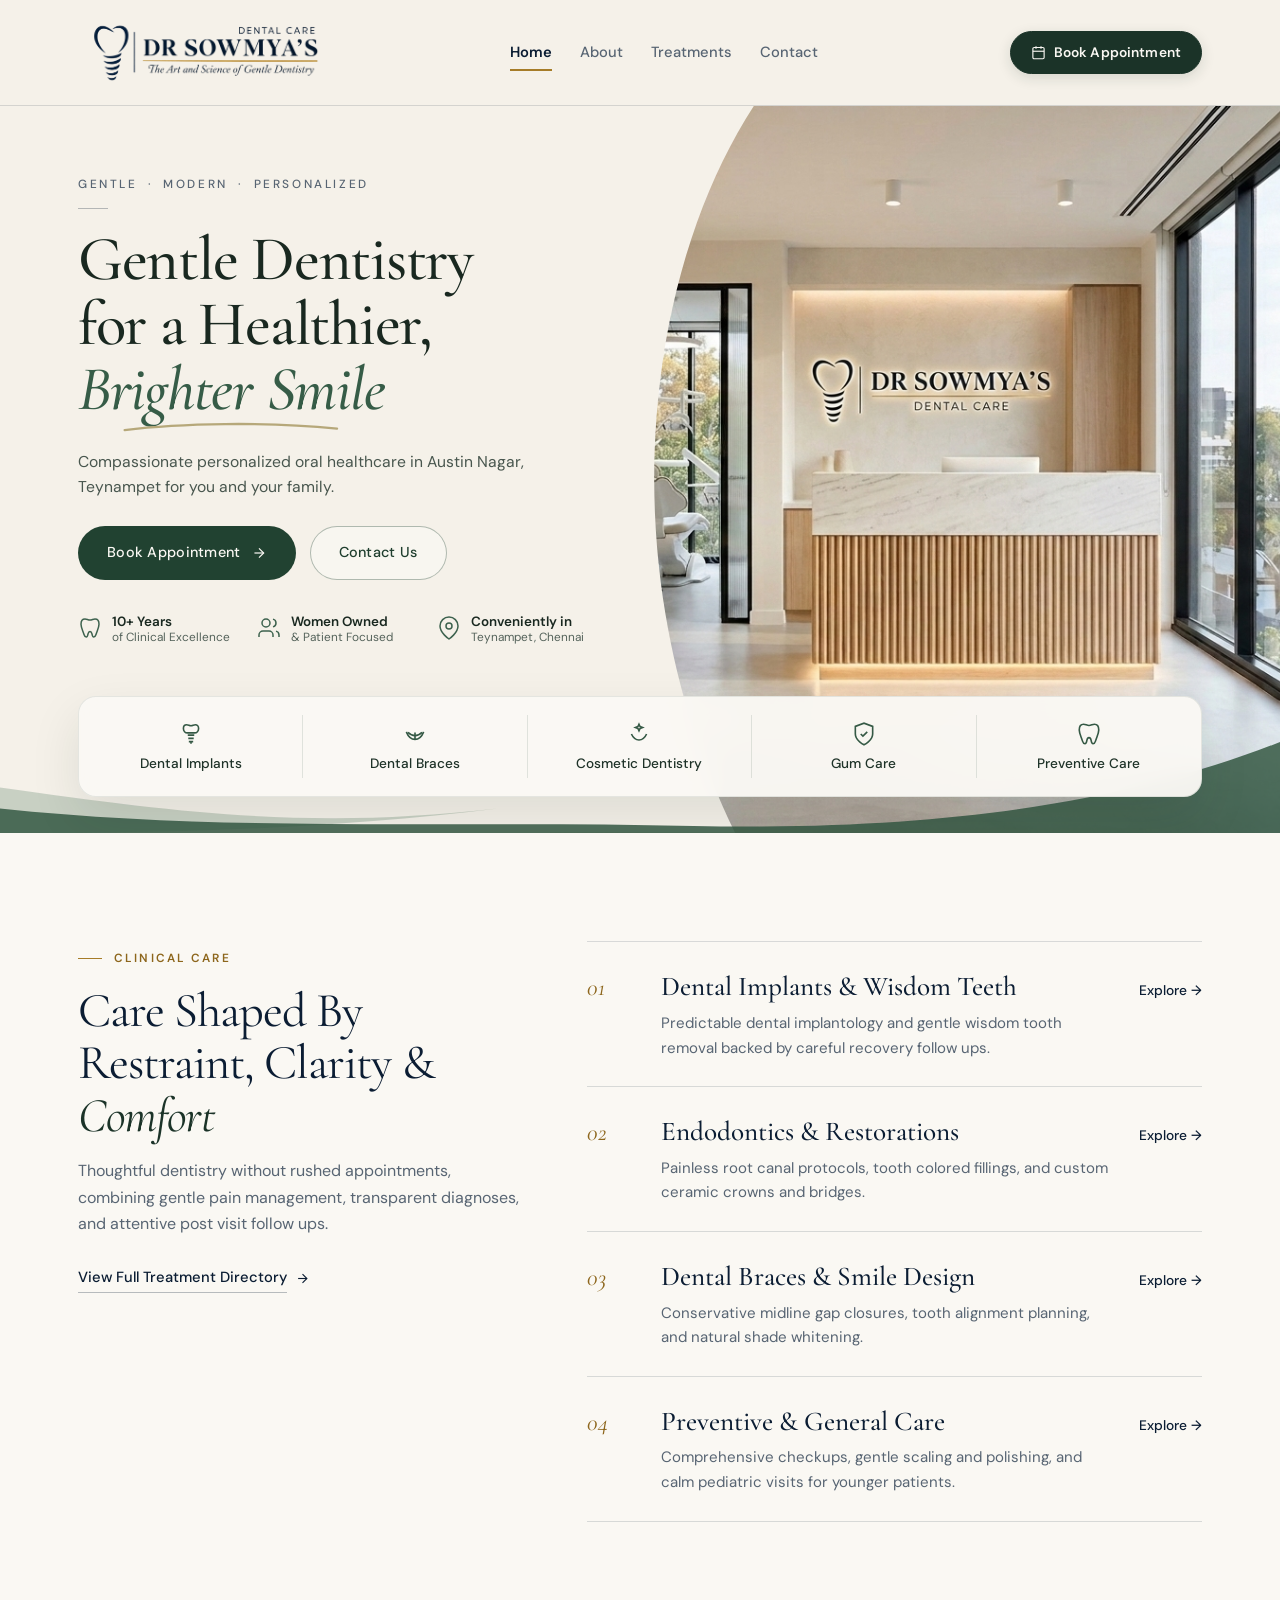
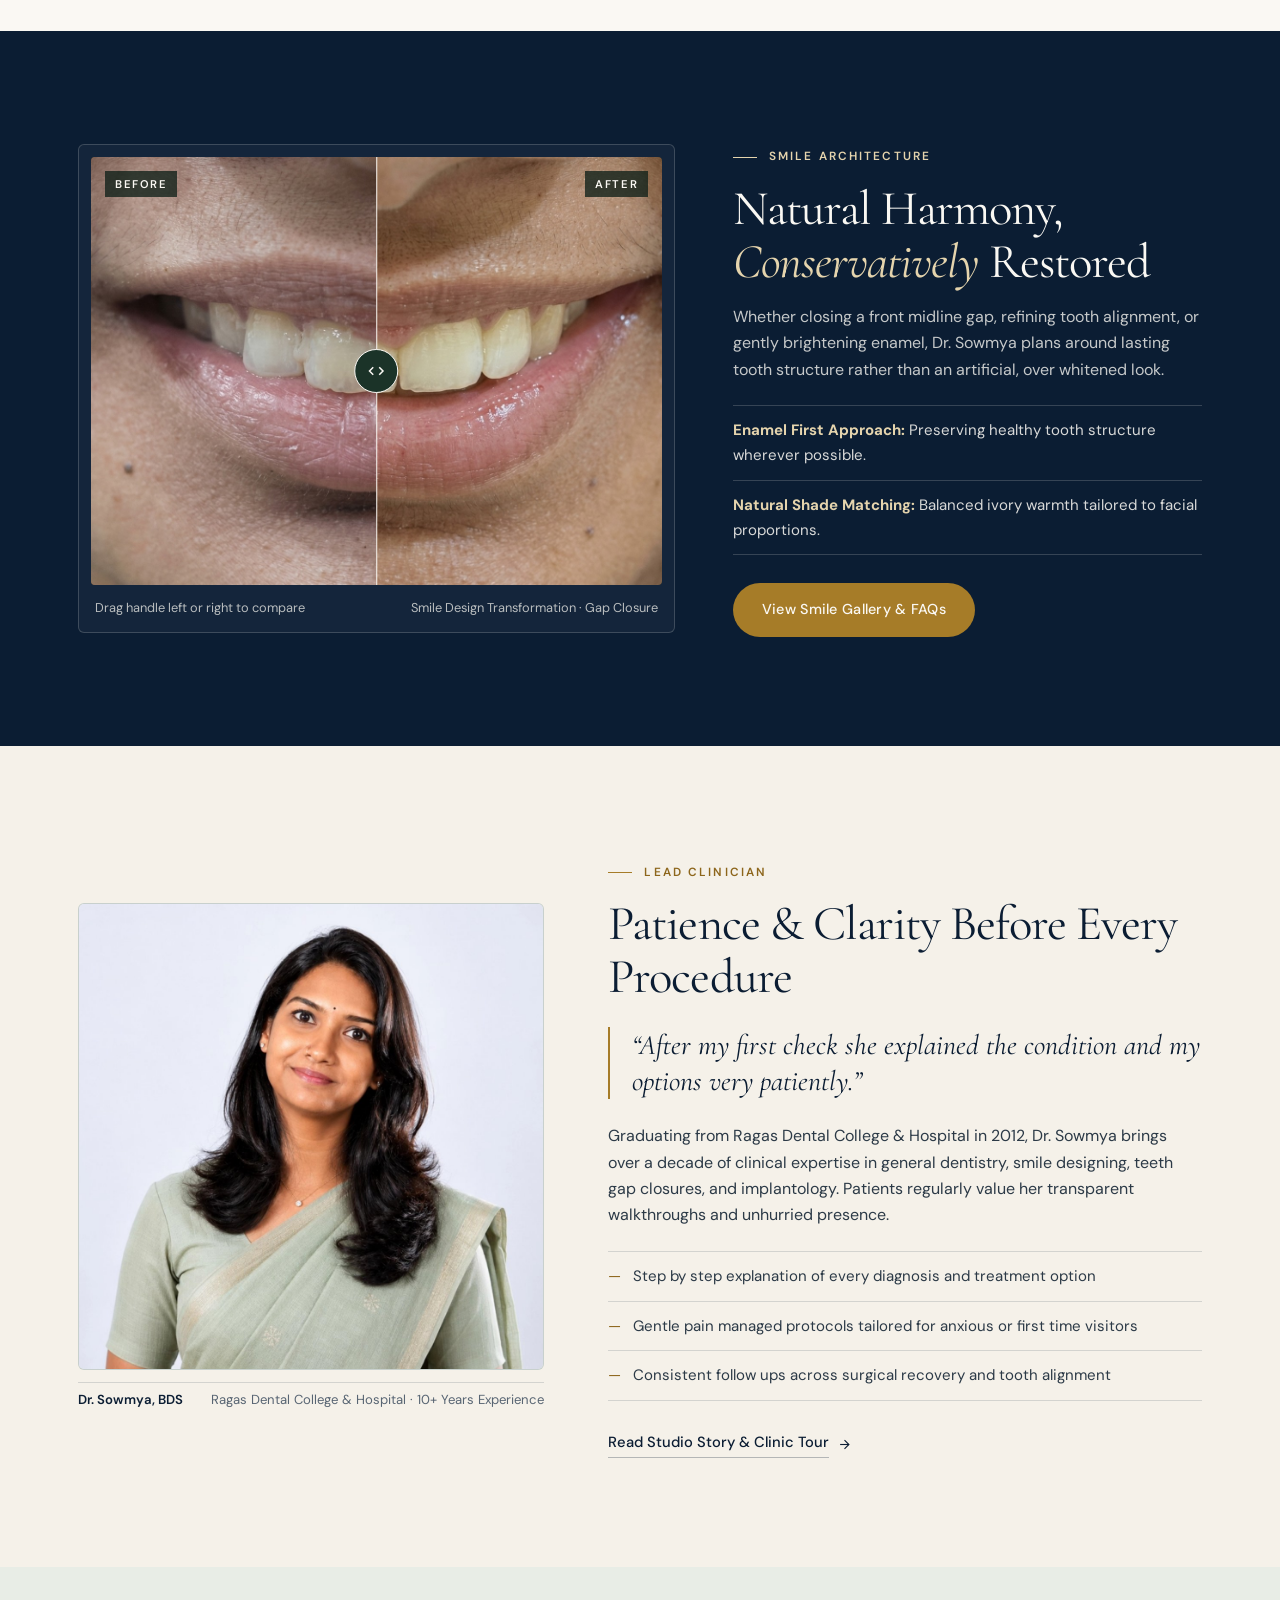
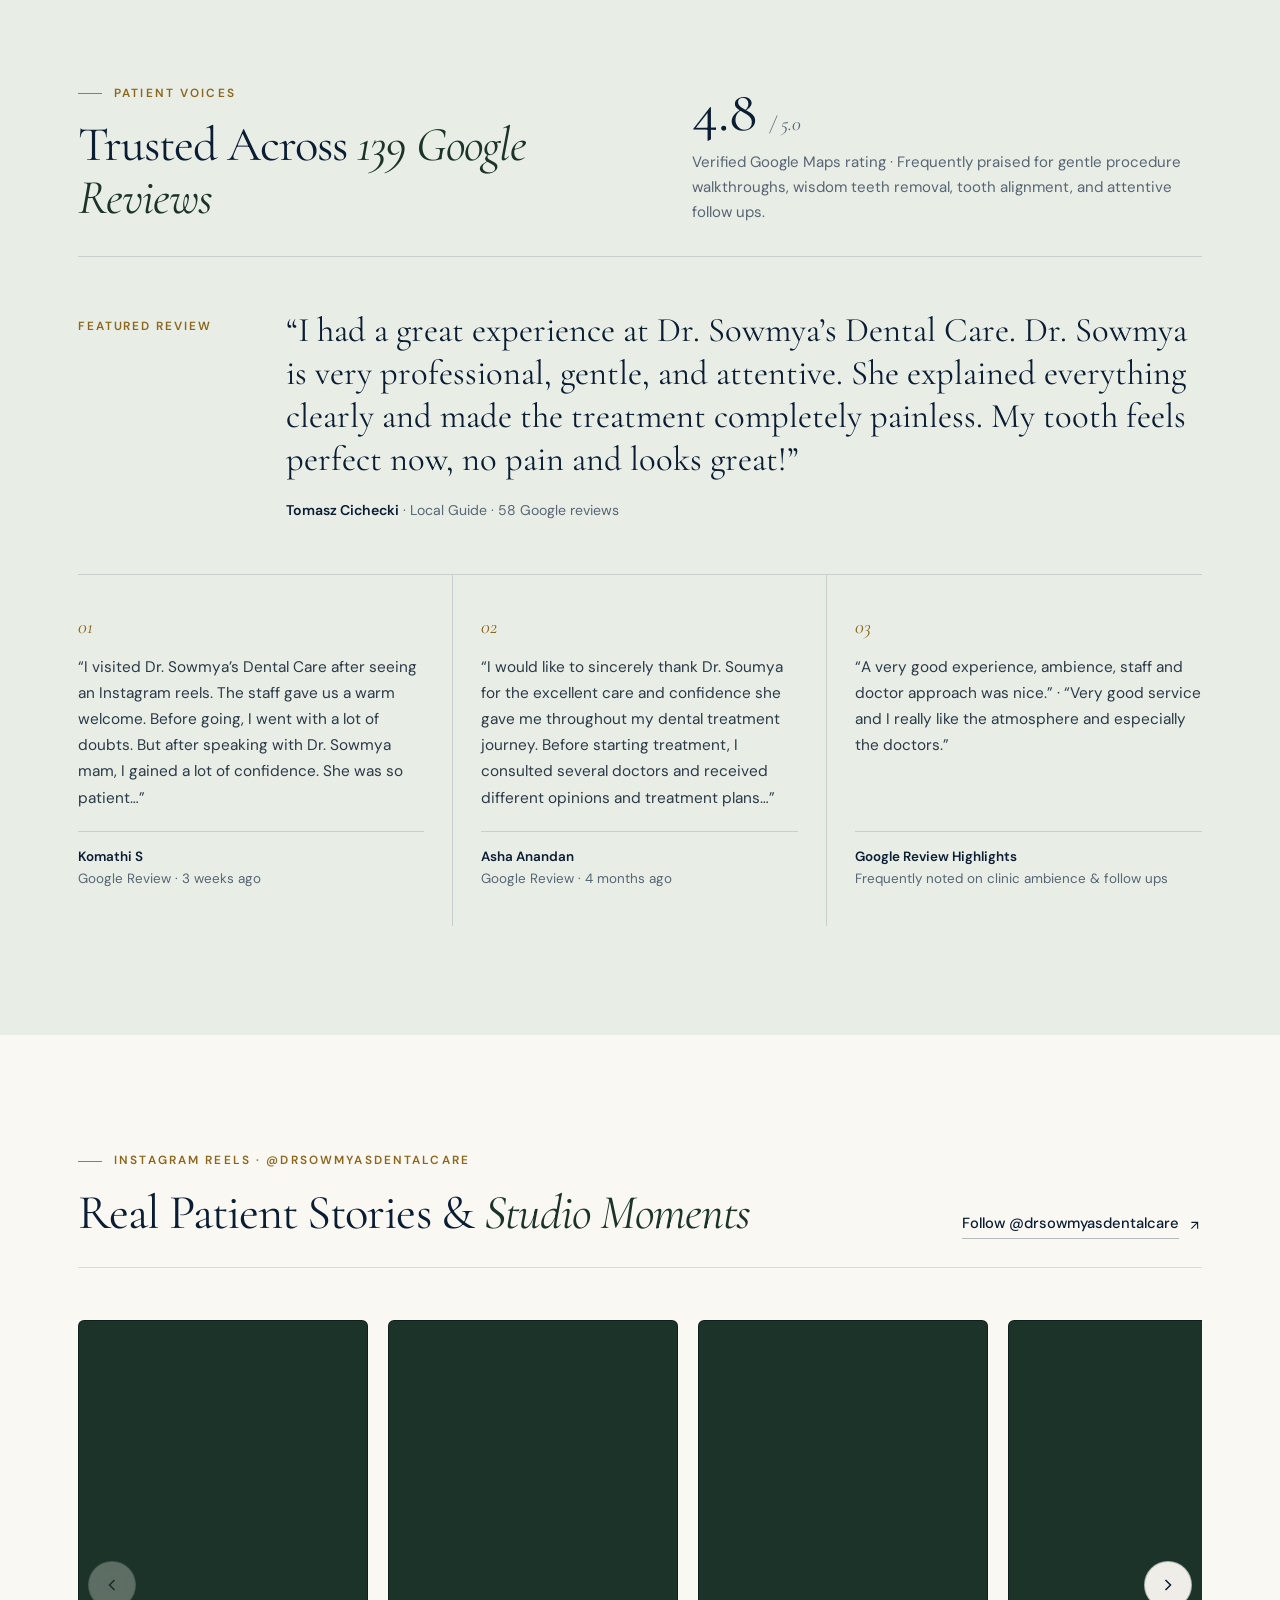
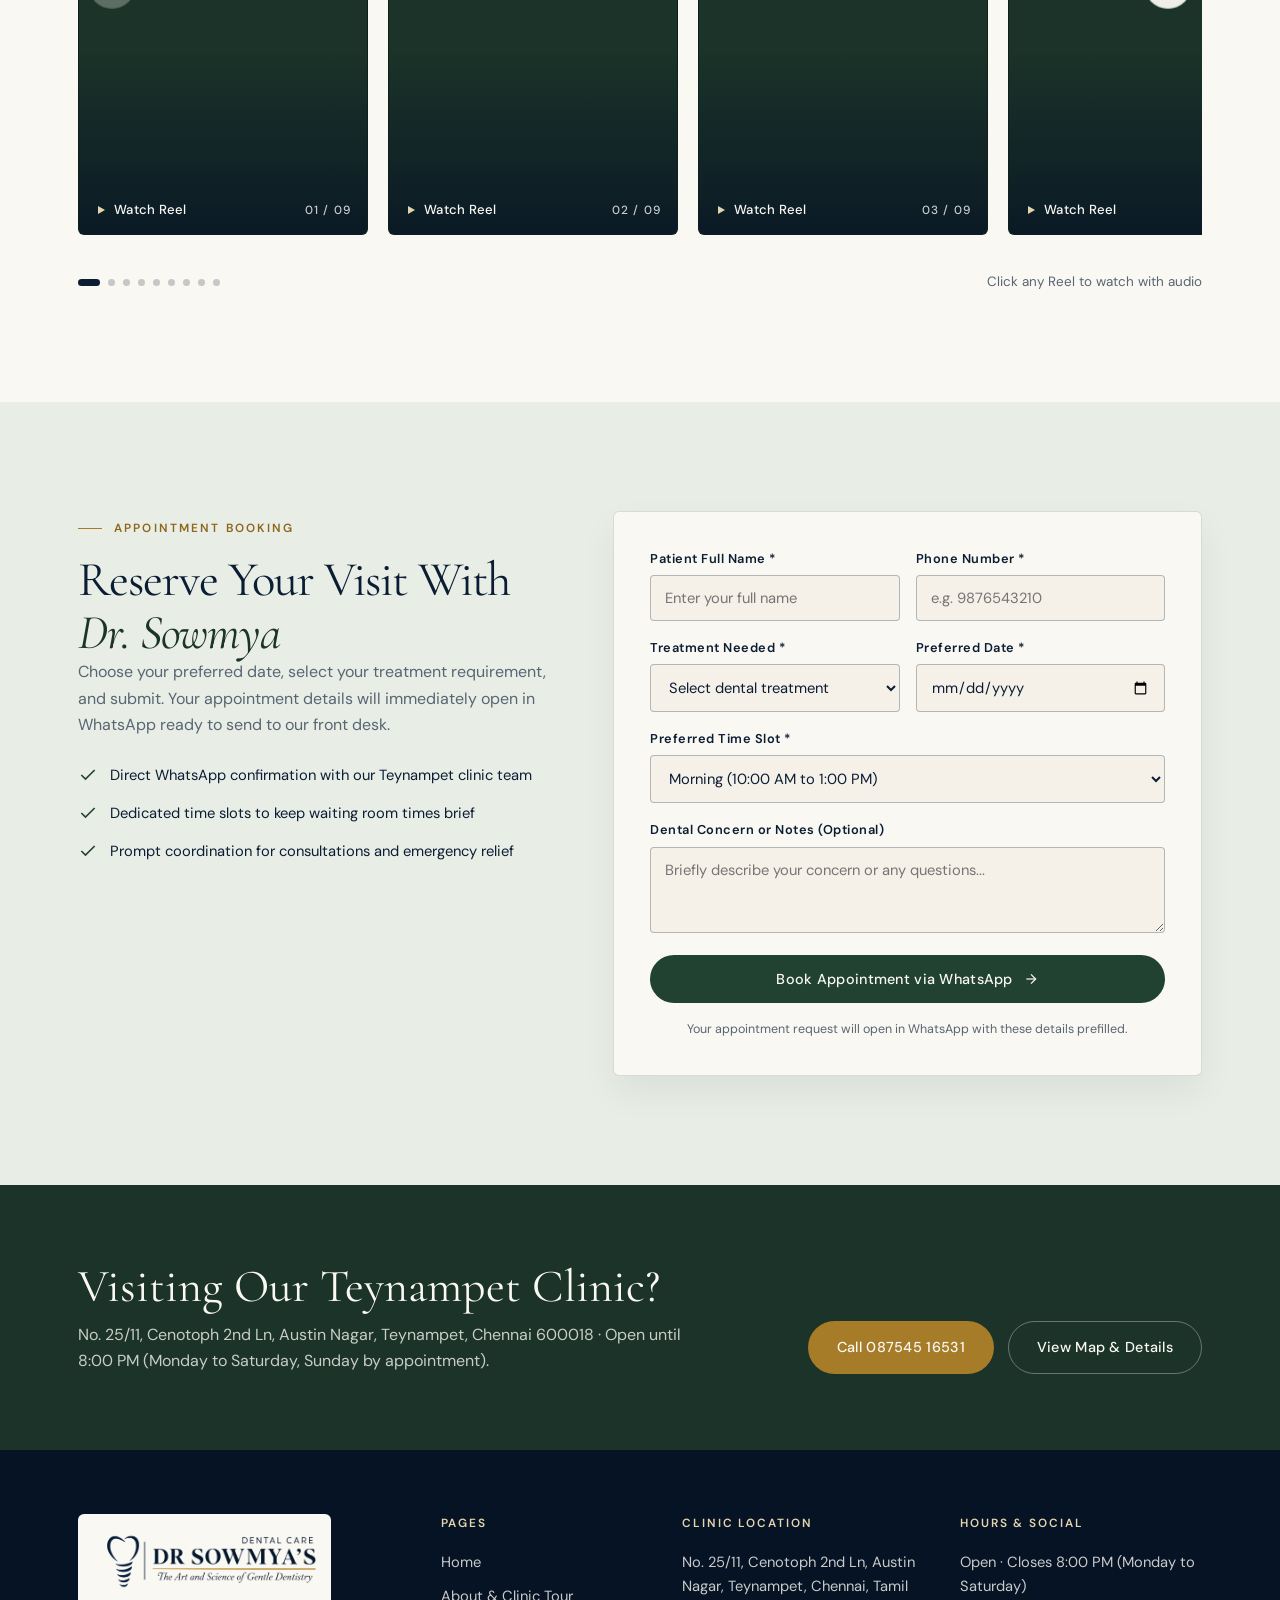
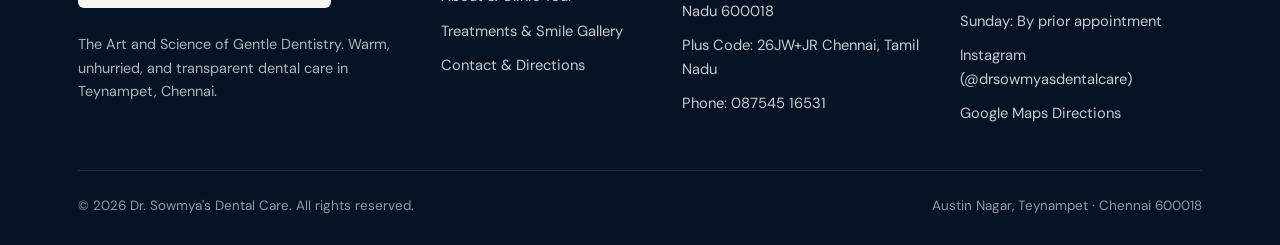
<file: index.html>
<!DOCTYPE html>
<html lang="en">
<head>
  <meta charset="UTF-8">
  <meta name="viewport" content="width=device-width, initial-scale=1.0">
  <title>Dr. Sowmya's Dental Care | Gentle Dentistry in Teynampet, Chennai</title>
  <meta name="description" content="Dr. Sowmya's Dental Care (டாக்டர் சௌமியாஸ் டென்டல் கேர்) in Teynampet, Chennai. 4.8★ rated gentle dentistry for root canals, wisdom teeth removal, tooth alignment, implants & smile designing.">
  <meta name="keywords" content="Dr. Sowmya's Dental Care, டாக்டர் சௌமியாஸ் டென்டல் கேர், dentist in Teynampet Chennai, gentle dentistry Chennai, wisdom teeth removal Teynampet, smile designing Chennai">
  <link rel="canonical" href="https://drsowmyasdentalcare.com/">

  <!-- Open Graph -->
  <meta property="og:type" content="website">
  <meta property="og:title" content="Dr. Sowmya's Dental Care | The Art and Science of Gentle Dentistry">
  <meta property="og:description" content="4.8★ rated dental studio in Austin Nagar, Teynampet, Chennai. Patient, unhurried dental care led by Dr. Sowmya.">
  <meta property="og:url" content="https://drsowmyasdentalcare.com/">
  <meta property="og:image" content="assets/hero-clinic-reception.jpg">

  <!-- Fonts -->
  <link rel="preconnect" href="https://fonts.googleapis.com">
  <link rel="preconnect" href="https://fonts.gstatic.com" crossorigin>
  <link href="https://fonts.googleapis.com/css2?family=Cormorant+Garamond:ital,wght@0,400;0,500;0,600;1,400;1,500&family=DM+Sans:opsz,wght@9..40,400;9..40,500;9..40,600&display=swap" rel="stylesheet">

  <link rel="icon" type="image/png" href="assets/logo.png">
  <link rel="stylesheet" href="css/styles.css">
  <script>document.documentElement.classList.add('has-js');</script>

  <!-- Structured Data: Dentist / LocalBusiness -->
  <script type="application/ld+json">
  {
    "@context": "https://schema.org",
    "@type": "Dentist",
    "name": "Dr. Sowmya's Dental Care",
    "alternateName": "டாக்டர் சௌமியாஸ் டென்டல் கேர்",
    "description": "The Art and Science of Gentle Dentistry. Patient centered dental care in Austin Nagar, Teynampet, Chennai.",
    "url": "https://drsowmyasdentalcare.com/",
    "logo": "https://drsowmyasdentalcare.com/assets/logo.png",
    "image": "https://drsowmyasdentalcare.com/assets/dr-sowmyas-dental-care-exterior-chennai.jpg",
    "telephone": "+918754516531",
    "medicalSpecialty": "Dentistry",
    "address": {
      "@type": "PostalAddress",
      "streetAddress": "No. 25/11, Cenotoph 2nd Ln, Austin Nagar, Teynampet",
      "addressLocality": "Chennai",
      "addressRegion": "Tamil Nadu",
      "postalCode": "600018",
      "addressCountry": "IN"
    },
    "openingHoursSpecification": [
      {
        "@type": "OpeningHoursSpecification",
        "dayOfWeek": ["Monday", "Tuesday", "Wednesday", "Thursday", "Friday", "Saturday"],
        "closes": "20:00"
      }
    ],
    "aggregateRating": {
      "@type": "AggregateRating",
      "ratingValue": "4.8",
      "reviewCount": "139"
    },
    "sameAs": [
      "https://www.instagram.com/drsowmyasdentalcare/"
    ]
  }
  </script>
</head>
<body>
  <a class="skip-link" href="#main-content">Skip to main content</a>

  <header class="site-header" data-site-header>
    <div class="container header-inner">
      <a class="brand-link" href="index.html" aria-label="Dr. Sowmya's Dental Care Home">
        <img class="brand-logo" src="assets/logo.png" alt="Dr. Sowmya's Dental Care. The Art and Science of Gentle Dentistry" width="2024" height="666">
      </a>

      <nav class="primary-nav" id="primary-nav" data-primary-nav aria-label="Primary Navigation">
        <ul class="nav-list">
          <li><a class="nav-link is-active" href="index.html" aria-current="page">Home</a></li>
          <li><a class="nav-link" href="about.html">About</a></li>
          <li><a class="nav-link" href="treatments.html">Treatments</a></li>
          <li><a class="nav-link" href="contact.html">Contact</a></li>
        </ul>
      </nav>

      <div class="header-actions">
        <a class="header-book-btn" href="#book-appointment" data-open-booking>
          <svg viewBox="0 0 24 24" fill="none" stroke="currentColor" stroke-width="1.8" aria-hidden="true">
            <rect x="3" y="4" width="18" height="18" rx="2" ry="2"/>
            <line x1="16" y1="2" x2="16" y2="6"/>
            <line x1="8" y1="2" x2="8" y2="6"/>
            <line x1="3" y1="10" x2="21" y2="10"/>
          </svg>
          <span class="header-book-label">Book Appointment</span>
        </a>

        <button class="nav-toggle" type="button" data-nav-toggle aria-expanded="false" aria-controls="primary-nav" aria-label="Open navigation menu">
          <svg viewBox="0 0 24 24" fill="none" stroke="currentColor" stroke-width="1.8" aria-hidden="true">
            <line x1="3" y1="6" x2="21" y2="6"/>
            <line x1="3" y1="12" x2="21" y2="12"/>
            <line x1="3" y1="18" x2="21" y2="18"/>
          </svg>
        </button>
      </div>
    </div>
  </header>

  <main id="main-content">
    <!-- Hero Inspired by Sunlit Curved Studio Reception -->
    <section class="hero-inspo">
      <div class="hero-inspo-mobile-banner" aria-hidden="true">
        <img
          src="assets/hero-clinic-reception.jpg"
          alt="Sunlit reception desk and tranquil treatment suite at Dr. Sowmya's Dental Care"
          width="1376"
          height="768"
          loading="eager"
        >
        <svg class="hero-mobile-wave-cut" viewBox="0 0 390 48" preserveAspectRatio="none" aria-hidden="true">
          <path d="M0,14 C115,50 265,-6 390,26 L390,48 L0,48 Z" fill="var(--paper)" />
        </svg>
      </div>

      <div class="hero-inspo-bg" aria-hidden="true">
        <div class="hero-inspo-photo-wrap">
          <img
            src="assets/hero-clinic-reception.jpg"
            alt="Sunlit architectural dental clinic reception with fluted oak desk, trailing greenery, and serene operatory view"
            width="1376"
            height="768"
            fetchpriority="high"
          >
          <svg class="hero-curve-mask" viewBox="0 0 240 800" preserveAspectRatio="none" aria-hidden="true">
            <path d="M0,0 L240,0 C112,185 68,510 218,800 L0,800 Z" fill="var(--paper)" />
          </svg>
        </div>

        <svg class="hero-bottom-waves" viewBox="0 0 1440 160" preserveAspectRatio="none" aria-hidden="true">
          <path d="M0,108 C220,140 360,155 560,132 C340,160 120,160 0,160 Z" fill="rgba(118, 146, 127, 0.35)" />
          <path d="M0,132 C260,160 520,145 780,152 C1080,158 1280,120 1440,56 L1440,160 L0,160 Z" fill="rgba(53, 89, 68, 0.85)" />
        </svg>
      </div>

      <div class="container hero-inspo-inner">
        <div class="hero-inspo-copy">
          <p class="hero-inspo-kicker">
            <span>Gentle</span>
            <span class="kicker-dot" aria-hidden="true">·</span>
            <span>Modern</span>
            <span class="kicker-dot" aria-hidden="true">·</span>
            <span>Personalized</span>
          </p>

          <h1 class="hero-inspo-title">
            Gentle Dentistry<br>
            for a Healthier,<br>
            <em>
              Brighter Smile
              <svg class="hero-brush-underline" viewBox="0 0 280 18" fill="none" aria-hidden="true">
                <path d="M3 13 C74 4, 186 2, 276 11" stroke="#B6A87A" stroke-width="3" stroke-linecap="round"/>
              </svg>
            </em>
          </h1>

          <p class="hero-inspo-subtitle">
            Compassionate personalized oral healthcare in Austin Nagar, Teynampet for you and your family.
          </p>

          <div class="hero-inspo-ctas">
            <a class="btn btn--forest" href="#book-appointment" data-open-booking>
              <span>Book Appointment</span>
              <svg viewBox="0 0 24 24" fill="none" stroke="currentColor" stroke-width="1.8" aria-hidden="true">
                <line x1="5" y1="12" x2="19" y2="12"/>
                <polyline points="12 5 19 12 12 19"/>
              </svg>
            </a>
            <a class="btn btn--outline-forest" href="contact.html">
              <span>Contact Us</span>
            </a>
          </div>

          <ul class="hero-inspo-trust">
            <li>
              <svg viewBox="0 0 24 24" fill="none" stroke="currentColor" stroke-width="1.5" aria-hidden="true">
                <path d="M7 3c-2.5 0-4 2.2-4 5.2 0 3.2 1.8 6.4 3.1 10.6.4 1.3 1.4 2.2 2.2 2.2.8 0 1.4-1.2 1.8-3.4.3-1.4.8-2.2 1.9-2.2s1.6.8 1.9 2.2c.4 2.2 1 3.4 1.8 3.4.8 0 1.8-.9 2.2-2.2C19.2 14.6 21 11.4 21 8.2 21 5.2 19.5 3 17 3c-1.8 0-3.1 1.1-5 1.1S8.8 3 7 3z"/>
              </svg>
              <div>
                <strong>10+ Years</strong>
                <span>of Clinical Excellence</span>
              </div>
            </li>
            <li>
              <svg viewBox="0 0 24 24" fill="none" stroke="currentColor" stroke-width="1.5" aria-hidden="true">
                <path d="M16 21v-2a4 4 0 0 0-4-4H6a4 4 0 0 0-4 4v2"/>
                <circle cx="9" cy="7" r="4"/>
                <path d="M22 21v-2a4 4 0 0 0-3-3.87"/>
                <path d="M16 3.13a4 4 0 0 1 0 7.75"/>
              </svg>
              <div>
                <strong>Women Owned</strong>
                <span>&amp; Patient Focused</span>
              </div>
            </li>
            <li>
              <svg viewBox="0 0 24 24" fill="none" stroke="currentColor" stroke-width="1.5" aria-hidden="true">
                <path d="M21 10c0 7-9 13-9 13s-9-6-9-13a9 9 0 0 1 18 0z"/>
                <circle cx="12" cy="10" r="3"/>
              </svg>
              <div>
                <strong>Conveniently in</strong>
                <span>Teynampet, Chennai</span>
              </div>
            </li>
          </ul>
        </div>

        <nav class="hero-service-dock" aria-label="Featured Dental Services">
          <a class="service-dock-item" href="treatments.html#surgical">
            <svg viewBox="0 0 24 24" fill="none" stroke="currentColor" stroke-width="1.5" aria-hidden="true">
              <path d="M8 3.5c-1.8 0-3 1.4-3 3.4 0 2.2 1.6 4.1 3.8 4.1h6.4C17.4 11 19 9.1 19 6.9c0-2-1.2-3.4-3-3.4-1.5 0-2.5.9-4 .9s-2.5-.9-4-.9z"/>
              <path d="M9 13h6M9.5 16h5M10 19h4M12 19v2"/>
            </svg>
            <span>Dental Implants</span>
          </a>
          <a class="service-dock-item" href="treatments.html#cosmetic">
            <svg viewBox="0 0 24 24" fill="none" stroke="currentColor" stroke-width="1.5" aria-hidden="true">
              <path d="M4 10c2 5 5 7 8 7s6-2 8-7"/>
              <path d="M5.5 10.5c2 2 4.3 3 6.5 3s4.5-1 6.5-3"/>
              <line x1="12" y1="10.5" x2="12" y2="16.5"/>
            </svg>
            <span>Dental Braces</span>
          </a>
          <a class="service-dock-item" href="treatments.html#cosmetic">
            <svg viewBox="0 0 24 24" fill="none" stroke="currentColor" stroke-width="1.5" aria-hidden="true">
              <path d="M5 12c1.8 4 4.3 5.5 7 5.5s5.2-1.5 7-5.5"/>
              <path d="M12 3l1 2.2L15.2 6l-2.2.8L12 9l-1-2.2L8.8 6l2.2-.8L12 3z"/>
            </svg>
            <span>Cosmetic Dentistry</span>
          </a>
          <a class="service-dock-item" href="treatments.html#preventive">
            <svg viewBox="0 0 24 24" fill="none" stroke="currentColor" stroke-width="1.5" aria-hidden="true">
              <path d="M12 22s8-4 8-10V5l-8-3-8 3v7c0 6 8 10 8 10z"/>
              <path d="M9 12l2 2 4-4"/>
            </svg>
            <span>Gum Care</span>
          </a>
          <a class="service-dock-item" href="treatments.html#preventive">
            <svg viewBox="0 0 24 24" fill="none" stroke="currentColor" stroke-width="1.5" aria-hidden="true">
              <path d="M7 3c-2.5 0-4 2.2-4 5.2 0 3.2 1.8 6.4 3.1 10.6.4 1.3 1.4 2.2 2.2 2.2.8 0 1.4-1.2 1.8-3.4.3-1.4.8-2.2 1.9-2.2s1.6.8 1.9 2.2c.4 2.2 1 3.4 1.8 3.4.8 0 1.8-.9 2.2-2.2C19.2 14.6 21 11.4 21 8.2 21 5.2 19.5 3 17 3c-1.8 0-3.1 1.1-5 1.1S8.8 3 7 3z"/>
            </svg>
            <span>Preventive Care</span>
          </a>
        </nav>
      </div>
    </section>

    <!-- Numbered Clinical Care Index -->
    <section class="section section--light">
      <div class="container disciplines-split">
        <div class="disciplines-intro" data-reveal>
          <span class="eyebrow">Clinical Care</span>
          <h2 class="section-title">Care Shaped By Restraint, Clarity &amp; <em>Comfort</em></h2>
          <p class="lead-text">
            Thoughtful dentistry without rushed appointments, combining gentle pain management, transparent diagnoses, and attentive post visit follow ups.
          </p>
          <a class="editorial-link" href="treatments.html">
            <span>View Full Treatment Directory</span>
            <svg viewBox="0 0 24 24" fill="none" stroke="currentColor" stroke-width="1.8" aria-hidden="true">
              <line x1="5" y1="12" x2="19" y2="12"/>
              <polyline points="12 5 19 12 12 19"/>
            </svg>
          </a>
        </div>

        <div class="discipline-rows">
          <a class="discipline-row" href="treatments.html#surgical" data-reveal>
            <span class="discipline-num">01</span>
            <div class="discipline-body">
              <h3>Dental Implants &amp; Wisdom Teeth</h3>
              <p>Predictable dental implantology and gentle wisdom tooth removal backed by careful recovery follow ups.</p>
            </div>
            <span class="discipline-arrow">Explore →</span>
          </a>

          <a class="discipline-row" href="treatments.html#restorative" data-reveal data-reveal-delay="1">
            <span class="discipline-num">02</span>
            <div class="discipline-body">
              <h3>Endodontics &amp; Restorations</h3>
              <p>Painless root canal protocols, tooth colored fillings, and custom ceramic crowns and bridges.</p>
            </div>
            <span class="discipline-arrow">Explore →</span>
          </a>

          <a class="discipline-row" href="treatments.html#cosmetic" data-reveal data-reveal-delay="2">
            <span class="discipline-num">03</span>
            <div class="discipline-body">
              <h3>Dental Braces &amp; Smile Design</h3>
              <p>Conservative midline gap closures, tooth alignment planning, and natural shade whitening.</p>
            </div>
            <span class="discipline-arrow">Explore →</span>
          </a>

          <a class="discipline-row" href="treatments.html#preventive" data-reveal data-reveal-delay="3">
            <span class="discipline-num">04</span>
            <div class="discipline-body">
              <h3>Preventive &amp; General Care</h3>
              <p>Comprehensive checkups, gentle scaling and polishing, and calm pediatric visits for younger patients.</p>
            </div>
            <span class="discipline-arrow">Explore →</span>
          </a>
        </div>
      </div>
    </section>

    <!-- Interactive Before & After Slider (Deep Midnight Navy) -->
    <section class="section section--forest section--navy">
      <div class="container ba-showcase">
        <div class="ba-frame" data-reveal>
          <div class="ba-slider" data-ba-slider>
            <img
              class="ba-img"
              src="assets/smile-design-after.jpg"
              alt="After Smile Design transformation showing closed midline gap and natural tooth alignment"
              width="1200"
              height="896"
              loading="lazy"
              decoding="async"
            >
            <div class="ba-before-layer">
              <img
                class="ba-img"
                src="assets/smile-design-before.jpg"
                alt="Before Smile Design treatment showing central midline gap and uneven tooth contour"
                width="1200"
                height="896"
                loading="lazy"
                decoding="async"
              >
            </div>
            <span class="ba-label ba-label--before">Before</span>
            <span class="ba-label ba-label--after">After</span>
            <div class="ba-divider" aria-hidden="true">
              <div class="ba-handle">
                <svg viewBox="0 0 24 24" fill="none" stroke="currentColor" stroke-width="2">
                  <polyline points="8 7 3 12 8 17"/>
                  <polyline points="16 7 21 12 16 17"/>
                </svg>
              </div>
            </div>
            <input
              class="ba-range"
              type="range"
              min="4"
              max="96"
              value="50"
              data-ba-range
              aria-label="Drag left or right to compare Before and After smile care"
            >
          </div>
          <div class="ba-caption-bar">
            <span>Drag handle left or right to compare</span>
            <span>Smile Design Transformation · Gap Closure</span>
          </div>
        </div>

        <div data-reveal data-reveal-delay="1">
          <span class="eyebrow">Smile Architecture</span>
          <h2 class="section-title">Natural Harmony, <em>Conservatively</em> Restored</h2>
          <p class="lead-text" style="margin-top: 16px;">
            Whether closing a front midline gap, refining tooth alignment, or gently brightening enamel, Dr. Sowmya plans around lasting tooth structure rather than an artificial, over whitened look.
          </p>
          <ul class="ba-notes">
            <li><strong>Enamel First Approach:</strong> Preserving healthy tooth structure wherever possible.</li>
            <li><strong>Natural Shade Matching:</strong> Balanced ivory warmth tailored to facial proportions.</li>
          </ul>
          <a class="btn btn--gold" href="treatments.html#smile-gallery">View Smile Gallery &amp; FAQs</a>
        </div>
      </div>
    </section>

    <!-- Doctor Spotlight -->
    <section class="section section--paper">
      <div class="container split-grid">
        <figure class="editorial-figure" data-reveal>
          <div class="editorial-frame editorial-frame--square">
            <img
              src="assets/dr-sowmya-s-dentist-teynampet.jpg"
              alt="Dr. Sowmya, BDS, Lead Dentist at Dr. Sowmya's Dental Care, Teynampet, Chennai"
              width="1080"
              height="1080"
              loading="lazy"
              decoding="async"
            >
          </div>
          <figcaption class="editorial-caption">
            <strong>Dr. Sowmya, BDS</strong>
            <span>Ragas Dental College &amp; Hospital · 10+ Years Experience</span>
          </figcaption>
        </figure>

        <div data-reveal data-reveal-delay="1">
          <span class="eyebrow">Lead Clinician</span>
          <h2 class="section-title">Patience &amp; Clarity Before Every Procedure</h2>

          <blockquote class="quote-callout">
            “After my first check she explained the condition and my options very patiently.”
          </blockquote>

          <p>
            Graduating from Ragas Dental College &amp; Hospital in 2012, Dr. Sowmya brings over a decade of clinical expertise in general dentistry, smile designing, teeth gap closures, and implantology. Patients regularly value her transparent walkthroughs and unhurried presence.
          </p>

          <ul class="credentials-list">
            <li>Step by step explanation of every diagnosis and treatment option</li>
            <li>Gentle pain managed protocols tailored for anxious or first time visitors</li>
            <li>Consistent follow ups across surgical recovery and tooth alignment</li>
          </ul>

          <a class="editorial-link" href="about.html">
            <span>Read Studio Story &amp; Clinic Tour</span>
            <svg viewBox="0 0 24 24" fill="none" stroke="currentColor" stroke-width="1.8" aria-hidden="true">
              <line x1="5" y1="12" x2="19" y2="12"/>
              <polyline points="12 5 19 12 12 19"/>
            </svg>
          </a>
        </div>
      </div>
    </section>

    <!-- Editorial Patient Voices (Zero Card Boxes or Avatar Initials) -->
    <section class="section section--sage">
      <div class="container">
        <div class="reviews-header-row" data-reveal>
          <div>
            <span class="eyebrow">Patient Voices</span>
            <h2 class="section-title">Trusted Across <em>139 Google Reviews</em></h2>
          </div>
          <div class="reviews-score-strip">
            <div class="reviews-big-score">4.8 <span>/ 5.0</span></div>
            <p class="reviews-summary-meta">
              Verified Google Maps rating · Frequently praised for gentle procedure walkthroughs, wisdom teeth removal, tooth alignment, and attentive follow ups.
            </p>
          </div>
        </div>

        <article class="featured-testimonial" data-reveal>
          <span class="featured-testimonial-label">Featured Review</span>
          <div>
            <blockquote class="featured-quote-text">
              “I had a great experience at Dr. Sowmya’s Dental Care. Dr. Sowmya is very professional, gentle, and attentive. She explained everything clearly and made the treatment completely painless. My tooth feels perfect now, no pain and looks great!”
            </blockquote>
            <p class="featured-quote-author">
              <strong>Tomasz Cichecki</strong> · Local Guide · 58 Google reviews
            </p>
          </div>
        </article>

        <div class="editorial-cols-3">
          <article class="editorial-review-col" data-reveal>
            <div>
              <span class="editorial-review-num">01</span>
              <p class="editorial-review-quote">
                “I visited Dr. Sowmya’s Dental Care after seeing an Instagram reels. The staff gave us a warm welcome. Before going, I went with a lot of doubts. But after speaking with Dr. Sowmya mam, I gained a lot of confidence. She was so patient…”
              </p>
            </div>
            <div class="editorial-review-meta">
              <strong>Komathi S</strong>
              <span>Google Review · 3 weeks ago</span>
            </div>
          </article>

          <article class="editorial-review-col" data-reveal data-reveal-delay="1">
            <div>
              <span class="editorial-review-num">02</span>
              <p class="editorial-review-quote">
                “I would like to sincerely thank Dr. Soumya for the excellent care and confidence she gave me throughout my dental treatment journey. Before starting treatment, I consulted several doctors and received different opinions and treatment plans…”
              </p>
            </div>
            <div class="editorial-review-meta">
              <strong>Asha Anandan</strong>
              <span>Google Review · 4 months ago</span>
            </div>
          </article>

          <article class="editorial-review-col" data-reveal data-reveal-delay="2">
            <div>
              <span class="editorial-review-num">03</span>
              <p class="editorial-review-quote">
                “A very good experience, ambience, staff and doctor approach was nice.” · “Very good service and I really like the atmosphere and especially the doctors.”
              </p>
            </div>
            <div class="editorial-review-meta">
              <strong>Google Review Highlights</strong>
              <span>Frequently noted on clinic ambience &amp; follow ups</span>
            </div>
          </article>
        </div>
      </div>
    </section>

    <!-- Instagram Reels Carousel (@drsowmyasdentalcare) -->
    <section class="section section--light" data-reels-carousel>
      <div class="container">
        <div class="section-head-split" data-reveal>
          <div>
            <span class="eyebrow">Instagram Reels · @drsowmyasdentalcare</span>
            <h2 class="section-title">Real Patient Stories &amp; <em>Studio Moments</em></h2>
          </div>
          <a class="editorial-link" href="https://www.instagram.com/drsowmyasdentalcare/reels/" target="_blank" rel="noopener noreferrer">
            <span>Follow @drsowmyasdentalcare</span>
            <svg viewBox="0 0 24 24" fill="none" stroke="currentColor" stroke-width="1.8" aria-hidden="true">
              <line x1="7" y1="17" x2="17" y2="7"/>
              <polyline points="7 7 17 7 17 17"/>
            </svg>
          </a>
        </div>

        <div class="reels-carousel-stage">
          <button class="carousel-btn carousel-btn--prev" type="button" data-reels-prev aria-label="Scroll reels left">
            <svg viewBox="0 0 24 24" fill="none" stroke="currentColor" stroke-width="1.8" aria-hidden="true">
              <polyline points="15 18 9 12 15 6"/>
            </svg>
          </button>

          <div class="reels-track" data-reels-track role="region" aria-label="Instagram Reels Carousel"></div>

          <button class="carousel-btn carousel-btn--next" type="button" data-reels-next aria-label="Scroll reels right">
            <svg viewBox="0 0 24 24" fill="none" stroke="currentColor" stroke-width="1.8" aria-hidden="true">
              <polyline points="9 18 15 12 9 6"/>
            </svg>
          </button>
        </div>

        <div class="reels-footer-bar">
          <div class="reels-dots" data-reels-dots aria-label="Carousel pagination"></div>
          <span style="font-size: 0.84rem; color: var(--ink-muted);">Click any Reel to watch with audio</span>
        </div>
      </div>
    </section>

    <!-- Appointment Booking Section -->
    <section class="section section--sage" id="book-appointment">
      <div class="container booking-layout">
        <div class="booking-copy" data-reveal>
          <span class="eyebrow">Appointment Booking</span>
          <h2 class="section-title">Reserve Your Visit With <em>Dr. Sowmya</em></h2>
          <p class="lead-text">
            Choose your preferred date, select your treatment requirement, and submit. Your appointment details will immediately open in WhatsApp ready to send to our front desk.
          </p>
          <ul class="booking-highlights">
            <li>
              <svg viewBox="0 0 24 24" fill="none" stroke="currentColor" stroke-width="2" aria-hidden="true">
                <polyline points="20 6 9 17 4 12"/>
              </svg>
              <span>Direct WhatsApp confirmation with our Teynampet clinic team</span>
            </li>
            <li>
              <svg viewBox="0 0 24 24" fill="none" stroke="currentColor" stroke-width="2" aria-hidden="true">
                <polyline points="20 6 9 17 4 12"/>
              </svg>
              <span>Dedicated time slots to keep waiting room times brief</span>
            </li>
            <li>
              <svg viewBox="0 0 24 24" fill="none" stroke="currentColor" stroke-width="2" aria-hidden="true">
                <polyline points="20 6 9 17 4 12"/>
              </svg>
              <span>Prompt coordination for consultations and emergency relief</span>
            </li>
          </ul>
        </div>

        <div class="booking-card" data-reveal data-reveal-delay="1">
          <form class="appointment-form" data-appointment-form>
            <div class="form-row">
              <div class="form-group">
                <label for="book-name">Patient Full Name *</label>
                <input type="text" id="book-name" name="patient_name" placeholder="Enter your full name" required autocomplete="name">
              </div>
              <div class="form-group">
                <label for="book-phone">Phone Number *</label>
                <input type="tel" id="book-phone" name="patient_phone" placeholder="e.g. 9876543210" required autocomplete="tel">
              </div>
            </div>
            <div class="form-row">
              <div class="form-group">
                <label for="book-service">Treatment Needed *</label>
                <select id="book-service" name="service" required>
                  <option value="" disabled selected>Select dental treatment</option>
                  <option value="Dental Implants">Dental Implants</option>
                  <option value="Dental Braces">Dental Braces</option>
                  <option value="Cosmetic Dentistry">Cosmetic Dentistry</option>
                  <option value="Gum Care">Gum Care</option>
                  <option value="Preventive Care">Preventive Care</option>
                  <option value="Root Canal Treatment">Root Canal Treatment</option>
                  <option value="General Consultation">General Consultation</option>
                </select>
              </div>
              <div class="form-group">
                <label for="book-date">Preferred Date *</label>
                <input type="date" id="book-date" name="appointment_date" required>
              </div>
            </div>
            <div class="form-group">
              <label for="book-time">Preferred Time Slot *</label>
              <select id="book-time" name="appointment_time" required>
                <option value="Morning (10:00 AM to 1:00 PM)">Morning (10:00 AM to 1:00 PM)</option>
                <option value="Afternoon (1:00 PM to 4:00 PM)">Afternoon (1:00 PM to 4:00 PM)</option>
                <option value="Evening (4:00 PM to 8:00 PM)">Evening (4:00 PM to 8:00 PM)</option>
              </select>
            </div>
            <div class="form-group">
              <label for="book-notes">Dental Concern or Notes (Optional)</label>
              <textarea id="book-notes" name="notes" rows="3" placeholder="Briefly describe your concern or any questions..."></textarea>
            </div>
            <button class="btn btn--forest btn--full" type="submit">
              <span>Book Appointment via WhatsApp</span>
              <svg viewBox="0 0 24 24" fill="none" stroke="currentColor" stroke-width="1.8" aria-hidden="true">
                <line x1="5" y1="12" x2="19" y2="12"/>
                <polyline points="12 5 19 12 12 19"/>
              </svg>
            </button>
            <p class="form-disclaimer">Your appointment request will open in WhatsApp with these details prefilled.</p>
          </form>
        </div>
      </div>
    </section>

    <!-- Visit Band -->
    <section class="visit-band">
      <div class="container visit-band-inner" data-reveal>
        <div>
          <h2>Visiting Our Teynampet Clinic?</h2>
          <p>
            No. 25/11, Cenotoph 2nd Ln, Austin Nagar, Teynampet, Chennai 600018 · Open until 8:00 PM (Monday to Saturday, Sunday by appointment).
          </p>
        </div>
        <div class="visit-band-actions">
          <a class="btn btn--gold" href="tel:+918754516531">Call 087545 16531</a>
          <a class="btn btn--outline-light" href="contact.html">View Map &amp; Details</a>
        </div>
      </div>
    </section>
  </main>

  <footer class="site-footer">
    <div class="container">
      <div class="footer-grid">
        <div>
          <span class="footer-logo-wrap">
            <img src="assets/logo.png" alt="Dr. Sowmya's Dental Care" width="2024" height="666">
          </span>
          <p class="footer-about">
            The Art and Science of Gentle Dentistry. Warm, unhurried, and transparent dental care in Teynampet, Chennai.
          </p>
        </div>

        <div>
          <h2 class="footer-heading">Pages</h2>
          <ul class="footer-links">
            <li><a href="index.html">Home</a></li>
            <li><a href="about.html">About &amp; Clinic Tour</a></li>
            <li><a href="treatments.html">Treatments &amp; Smile Gallery</a></li>
            <li><a href="contact.html">Contact &amp; Directions</a></li>
          </ul>
        </div>

        <div>
          <h2 class="footer-heading">Clinic Location</h2>
          <ul class="footer-links">
            <li>No. 25/11, Cenotoph 2nd Ln, Austin Nagar, Teynampet, Chennai, Tamil Nadu 600018</li>
            <li>Plus Code: 26JW+JR Chennai, Tamil Nadu</li>
            <li><a href="tel:+918754516531">Phone: 087545 16531</a></li>
          </ul>
        </div>

        <div>
          <h2 class="footer-heading">Hours &amp; Social</h2>
          <ul class="footer-links">
            <li>Open · Closes 8:00 PM (Monday to Saturday)</li>
            <li>Sunday: By prior appointment</li>
            <li><a href="https://www.instagram.com/drsowmyasdentalcare/" target="_blank" rel="noopener noreferrer">Instagram (@drsowmyasdentalcare)</a></li>
            <li><a href="https://www.google.com/maps/search/?api=1&query=Dr.+Sowmya's+Dental+Care+Cenotoph+2nd+Ln+Teynampet+Chennai" target="_blank" rel="noopener noreferrer">Google Maps Directions</a></li>
          </ul>
        </div>
      </div>

      <div class="footer-bottom">
        <span>© <span data-year>2026</span> Dr. Sowmya's Dental Care. All rights reserved.</span>
        <span>Austin Nagar, Teynampet · Chennai 600018</span>
      </div>
    </div>
  </footer>

  <script src="js/reels-data.js"></script>
  <script src="js/main.js"></script>
</body>
</html>
</file>
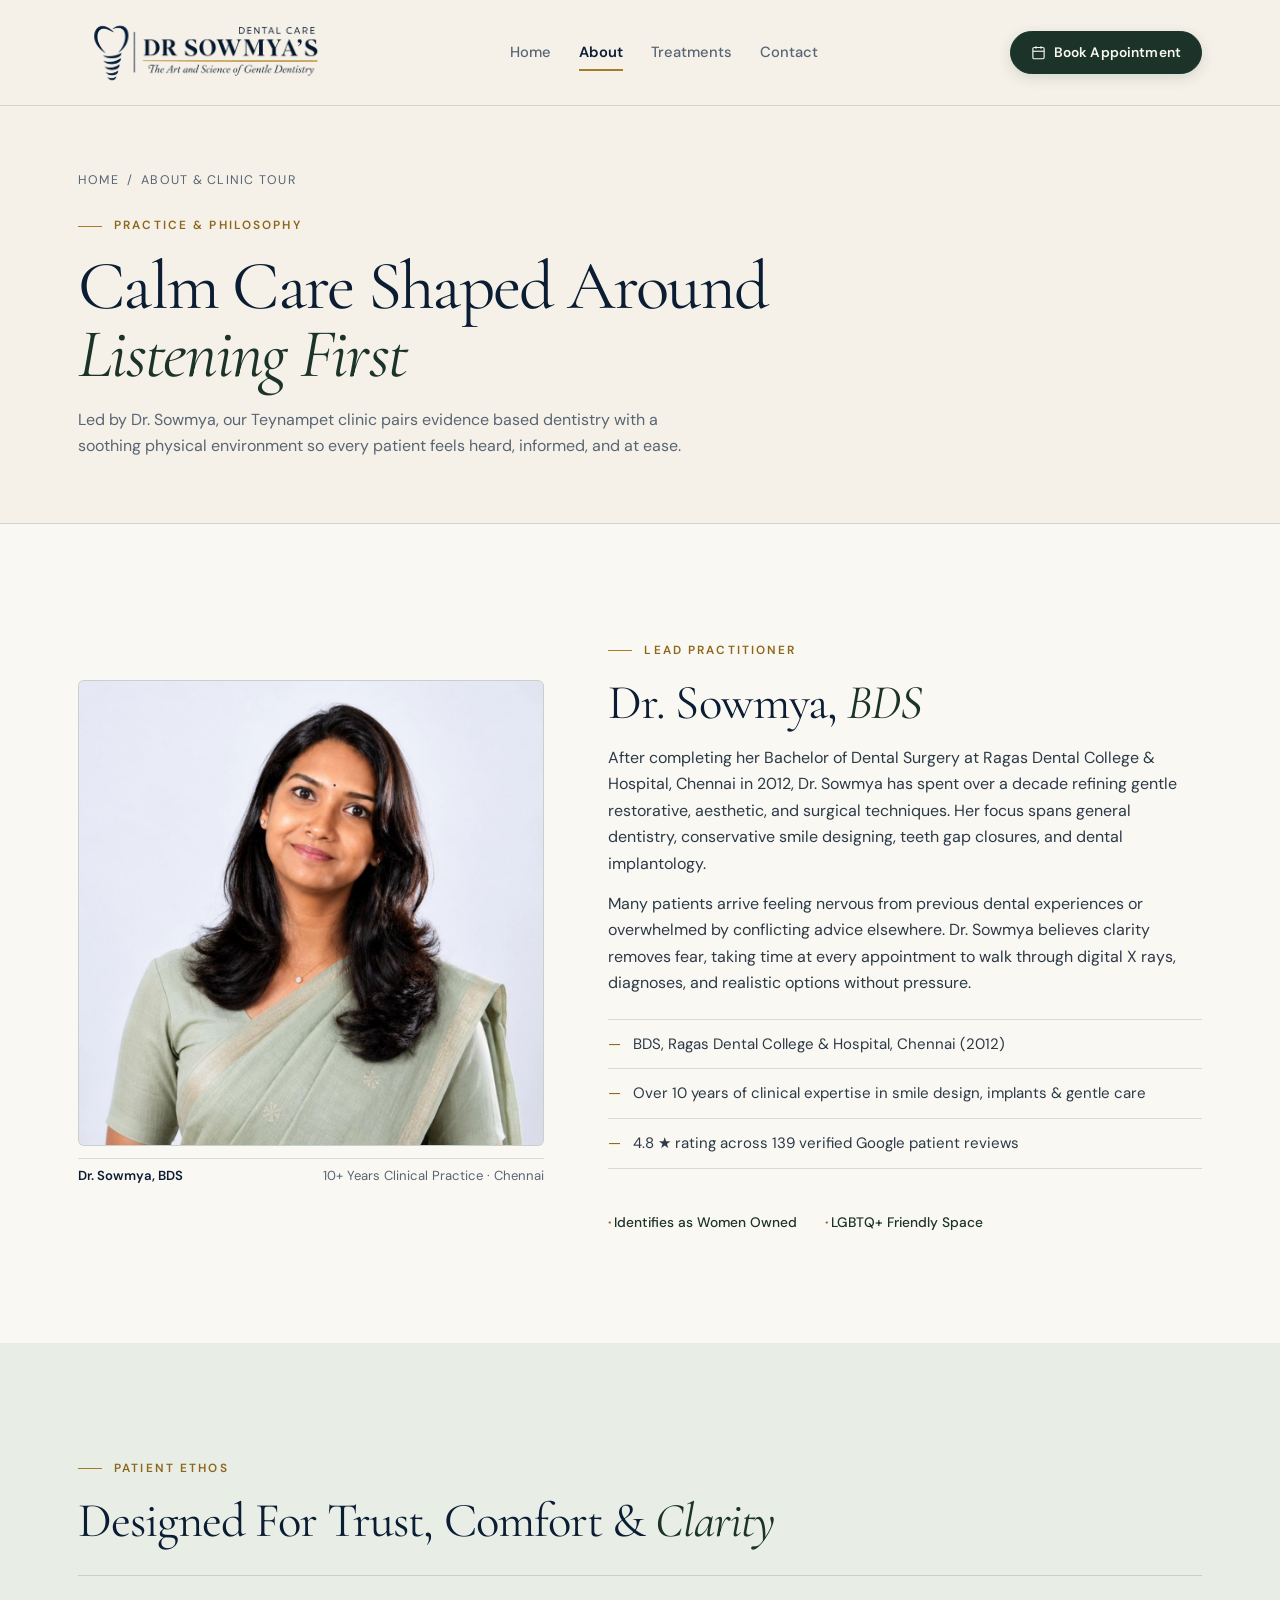
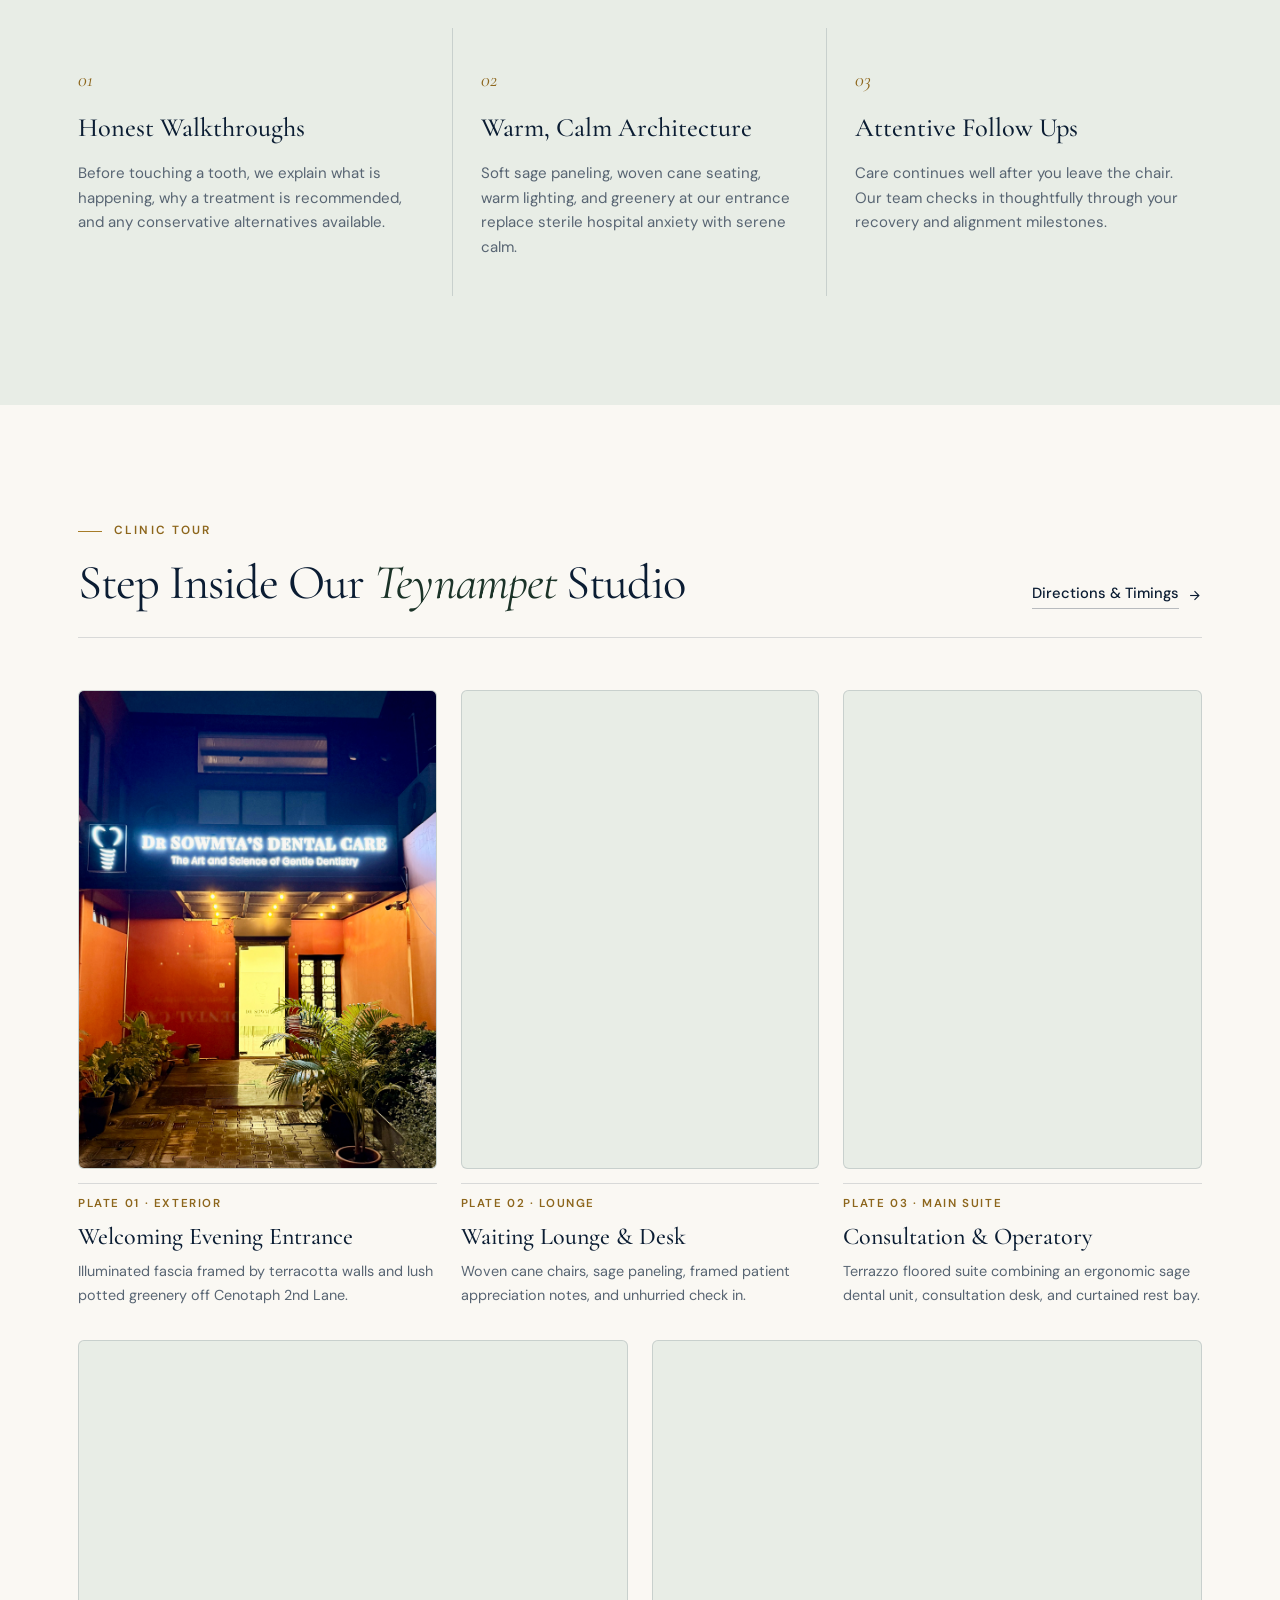
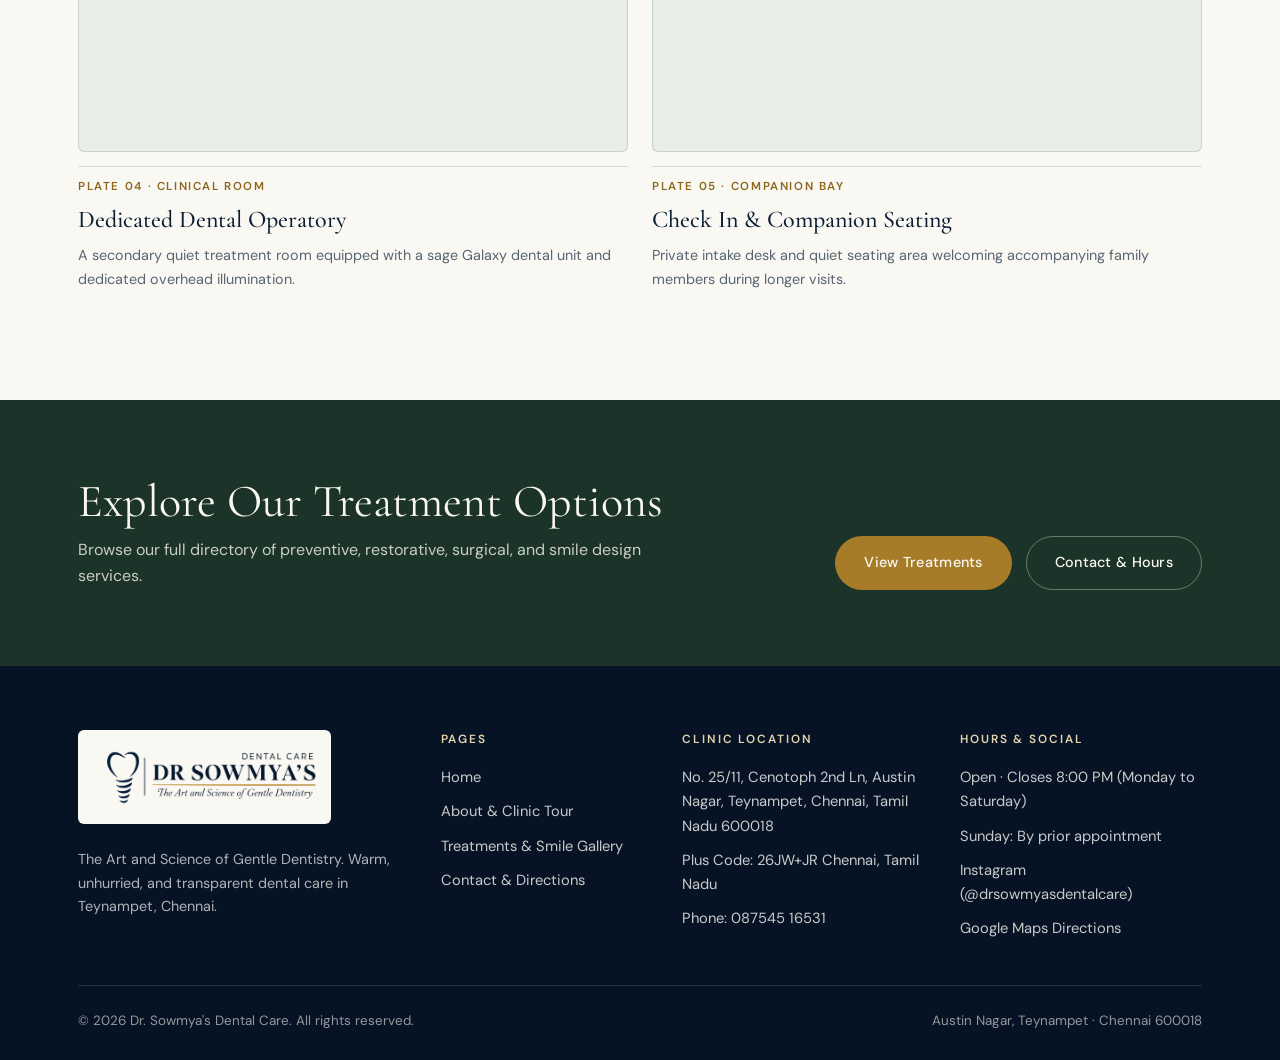
<file: about.html>
<!DOCTYPE html>
<html lang="en">
<head>
  <meta charset="UTF-8">
  <meta name="viewport" content="width=device-width, initial-scale=1.0">
  <title>About Dr. Sowmya &amp; Clinic Tour | Dr. Sowmya's Dental Care</title>
  <meta name="description" content="Meet Dr. Sowmya (BDS, Ragas Dental College &amp; Hospital, 10+ years experience) and explore our calm, welcoming dental clinic in Austin Nagar, Teynampet, Chennai (டாக்டர் சௌமியாஸ் டென்டல் கேர்).">
  <link rel="canonical" href="https://drsowmyasdentalcare.com/about.html">

  <meta property="og:type" content="website">
  <meta property="og:title" content="About &amp; Clinic Tour | Dr. Sowmya's Dental Care, Chennai">
  <meta property="og:description" content="Women owned, LGBTQ+ friendly dental practice in Teynampet dedicated to gentle, patient first dentistry.">
  <meta property="og:url" content="https://drsowmyasdentalcare.com/about.html">
  <meta property="og:image" content="assets/dr-sowmya-s-dentist-teynampet.jpg">

  <link rel="preconnect" href="https://fonts.googleapis.com">
  <link rel="preconnect" href="https://fonts.gstatic.com" crossorigin>
  <link href="https://fonts.googleapis.com/css2?family=Cormorant+Garamond:ital,wght@0,400;0,500;0,600;1,400;1,500&family=DM+Sans:opsz,wght@9..40,400;9..40,500;9..40,600&display=swap" rel="stylesheet">

  <link rel="icon" type="image/png" href="assets/logo.png">
  <link rel="stylesheet" href="css/styles.css">
  <script>document.documentElement.classList.add('has-js');</script>

  <script type="application/ld+json">
  {
    "@context": "https://schema.org",
    "@type": "AboutPage",
    "name": "About Dr. Sowmya's Dental Care",
    "alternateName": "டாக்டர் சௌமியாஸ் டென்டல் கேர்",
    "mainEntity": {
      "@type": "Person",
      "name": "Dr. Sowmya",
      "jobTitle": "Lead Dentist",
      "alumniOf": "Ragas Dental College & Hospital, Chennai",
      "worksFor": {
        "@type": "Dentist",
        "name": "Dr. Sowmya's Dental Care",
        "telephone": "+918754516531"
      }
    }
  }
  </script>
</head>
<body>
  <a class="skip-link" href="#main-content">Skip to main content</a>

  <header class="site-header" data-site-header>
    <div class="container header-inner">
      <a class="brand-link" href="index.html" aria-label="Dr. Sowmya's Dental Care Home">
        <img class="brand-logo" src="assets/logo.png" alt="Dr. Sowmya's Dental Care. The Art and Science of Gentle Dentistry" width="2024" height="666">
      </a>

      <nav class="primary-nav" id="primary-nav" data-primary-nav aria-label="Primary Navigation">
        <ul class="nav-list">
          <li><a class="nav-link" href="index.html">Home</a></li>
          <li><a class="nav-link is-active" href="about.html" aria-current="page">About</a></li>
          <li><a class="nav-link" href="treatments.html">Treatments</a></li>
          <li><a class="nav-link" href="contact.html">Contact</a></li>
        </ul>
      </nav>

      <div class="header-actions">
        <a class="header-book-btn" href="index.html#book-appointment" data-open-booking>
          <svg viewBox="0 0 24 24" fill="none" stroke="currentColor" stroke-width="1.8" aria-hidden="true">
            <rect x="3" y="4" width="18" height="18" rx="2" ry="2"/>
            <line x1="16" y1="2" x2="16" y2="6"/>
            <line x1="8" y1="2" x2="8" y2="6"/>
            <line x1="3" y1="10" x2="21" y2="10"/>
          </svg>
          <span class="header-book-label">Book Appointment</span>
        </a>

        <button class="nav-toggle" type="button" data-nav-toggle aria-expanded="false" aria-controls="primary-nav" aria-label="Open navigation menu">
          <svg viewBox="0 0 24 24" fill="none" stroke="currentColor" stroke-width="1.8" aria-hidden="true">
            <line x1="3" y1="6" x2="21" y2="6"/>
            <line x1="3" y1="12" x2="21" y2="12"/>
            <line x1="3" y1="18" x2="21" y2="18"/>
          </svg>
        </button>
      </div>
    </div>
  </header>

  <main id="main-content">
    <section class="page-header-editorial">
      <div class="container">
        <nav class="breadcrumb" aria-label="Breadcrumb">
          <a href="index.html">Home</a>
          <span aria-hidden="true">/</span>
          <span>About &amp; Clinic Tour</span>
        </nav>

        <div class="page-header-inner">
          <span class="eyebrow">Practice &amp; Philosophy</span>
          <h1 class="display-title">Calm Care Shaped Around <em>Listening First</em></h1>
          <p class="lead-text">
            Led by Dr. Sowmya, our Teynampet clinic pairs evidence based dentistry with a soothing physical environment so every patient feels heard, informed, and at ease.
          </p>
        </div>
      </div>
    </section>

    <!-- Dr. Sowmya Profile -->
    <section class="section section--light">
      <div class="container split-grid">
        <figure class="editorial-figure" data-reveal>
          <div class="editorial-frame editorial-frame--square">
            <img
              src="assets/dr-sowmya-s-dentist-teynampet.jpg"
              alt="Dr. Sowmya, BDS, Founder and Lead Dentist at Dr. Sowmya's Dental Care"
              width="1080"
              height="1080"
            >
          </div>
          <figcaption class="editorial-caption">
            <strong>Dr. Sowmya, BDS</strong>
            <span>10+ Years Clinical Practice · Chennai</span>
          </figcaption>
        </figure>

        <div data-reveal data-reveal-delay="1">
          <span class="eyebrow">Lead Practitioner</span>
          <h2 class="section-title">Dr. Sowmya, <em>BDS</em></h2>
          <p style="margin-top: 16px;">
            After completing her Bachelor of Dental Surgery at Ragas Dental College &amp; Hospital, Chennai in 2012, Dr. Sowmya has spent over a decade refining gentle restorative, aesthetic, and surgical techniques. Her focus spans general dentistry, conservative smile designing, teeth gap closures, and dental implantology.
          </p>
          <p style="margin-top: 14px;">
            Many patients arrive feeling nervous from previous dental experiences or overwhelmed by conflicting advice elsewhere. Dr. Sowmya believes clarity removes fear, taking time at every appointment to walk through digital X rays, diagnoses, and realistic options without pressure.
          </p>

          <ul class="credentials-list">
            <li>BDS, Ragas Dental College &amp; Hospital, Chennai (2012)</li>
            <li>Over 10 years of clinical expertise in smile design, implants &amp; gentle care</li>
            <li>4.8 ★ rating across 139 verified Google patient reviews</li>
          </ul>

          <div class="inclusivity-facts">
            <span>Identifies as Women Owned</span>
            <span>LGBTQ+ Friendly Space</span>
          </div>
        </div>
      </div>
    </section>

    <!-- 3 Practice Pillars -->
    <section class="section section--sage">
      <div class="container">
        <div class="section-head-split" data-reveal>
          <div>
            <span class="eyebrow">Patient Ethos</span>
            <h2 class="section-title">Designed For Trust, Comfort &amp; <em>Clarity</em></h2>
          </div>
        </div>

        <div class="editorial-cols-3">
          <article class="editorial-pillar" data-reveal>
            <span class="editorial-review-num">01</span>
            <h3>Honest Walkthroughs</h3>
            <p>
              Before touching a tooth, we explain what is happening, why a treatment is recommended, and any conservative alternatives available.
            </p>
          </article>

          <article class="editorial-pillar" data-reveal data-reveal-delay="1">
            <span class="editorial-review-num">02</span>
            <h3>Warm, Calm Architecture</h3>
            <p>
              Soft sage paneling, woven cane seating, warm lighting, and greenery at our entrance replace sterile hospital anxiety with serene calm.
            </p>
          </article>

          <article class="editorial-pillar" data-reveal data-reveal-delay="2">
            <span class="editorial-review-num">03</span>
            <h3>Attentive Follow Ups</h3>
            <p>
              Care continues well after you leave the chair. Our team checks in thoughtfully through your recovery and alignment milestones.
            </p>
          </article>
        </div>
      </div>
    </section>

    <!-- Complete Clinic Tour (All Clinic Photos Appropriately Placed) -->
    <section class="section section--light" id="clinic-tour">
      <div class="container">
        <div class="section-head-split" data-reveal>
          <div>
            <span class="eyebrow">Clinic Tour</span>
            <h2 class="section-title">Step Inside Our <em>Teynampet</em> Studio</h2>
          </div>
          <a class="editorial-link" href="contact.html">
            <span>Directions &amp; Timings</span>
            <svg viewBox="0 0 24 24" fill="none" stroke="currentColor" stroke-width="1.8" aria-hidden="true">
              <line x1="5" y1="12" x2="19" y2="12"/>
              <polyline points="12 5 19 12 12 19"/>
            </svg>
          </a>
        </div>

        <div class="tour-grid">
          <article class="tour-card tour-card--featured tour-card--tall" data-reveal>
            <div class="tour-media">
              <img
                src="assets/dr-sowmyas-dental-care-exterior-chennai.jpg"
                alt="Illuminated evening facade of Dr. Sowmya's Dental Care with potted palms and warm entrance lighting in Teynampet"
                width="3213"
                height="5712"
                loading="lazy"
                decoding="async"
              >
            </div>
            <div class="tour-body">
              <span class="tour-label">Plate 01 · Exterior</span>
              <h3>Welcoming Evening Entrance</h3>
              <p>Illuminated fascia framed by terracotta walls and lush potted greenery off Cenotaph 2nd Lane.</p>
            </div>
          </article>

          <article class="tour-card tour-card--featured tour-card--tall" data-reveal data-reveal-delay="1">
            <div class="tour-media">
              <img
                src="assets/clinic-waiting-lounge-reception.jpg"
                alt="Renovated patient waiting lounge featuring sage beadboard walls, woven cane chairs, magazines, and framed testimonials"
                width="4284"
                height="5712"
                loading="lazy"
                decoding="async"
              >
            </div>
            <div class="tour-body">
              <span class="tour-label">Plate 02 · Lounge</span>
              <h3>Waiting Lounge &amp; Desk</h3>
              <p>Woven cane chairs, sage paneling, framed patient appreciation notes, and unhurried check in.</p>
            </div>
          </article>

          <article class="tour-card tour-card--featured tour-card--tall" data-reveal data-reveal-delay="2">
            <div class="tour-media">
              <img
                src="assets/main-dental-treatment-suite.jpg"
                alt="Main dental treatment and consultation suite with sage dental chair, consultation desk, terrazzo floor, and recovery bay"
                width="4284"
                height="5712"
                loading="lazy"
                decoding="async"
              >
            </div>
            <div class="tour-body">
              <span class="tour-label">Plate 03 · Main Suite</span>
              <h3>Consultation &amp; Operatory</h3>
              <p>Terrazzo floored suite combining an ergonomic sage dental unit, consultation desk, and curtained rest bay.</p>
            </div>
          </article>

          <article class="tour-card" data-reveal>
            <div class="tour-media">
              <img
                src="assets/dental-operatory-chair-room.jpg"
                alt="Dedicated Galaxy sage-green dental chair operatory room with surgical light and clinician stool"
                width="3024"
                height="4032"
                loading="lazy"
                decoding="async"
              >
            </div>
            <div class="tour-body">
              <span class="tour-label">Plate 04 · Clinical Room</span>
              <h3>Dedicated Dental Operatory</h3>
              <p>A secondary quiet treatment room equipped with a sage Galaxy dental unit and dedicated overhead illumination.</p>
            </div>
          </article>

          <article class="tour-card" data-reveal data-reveal-delay="1">
            <div class="tour-media">
              <img
                src="assets/clinic-front-desk-seating.jpg"
                alt="Quiet intake front desk and secondary waiting seating against geometric sage-and-ivory wall paneling"
                width="3264"
                height="2448"
                loading="lazy"
                decoding="async"
              >
            </div>
            <div class="tour-body">
              <span class="tour-label">Plate 05 · Companion Bay</span>
              <h3>Check In &amp; Companion Seating</h3>
              <p>Private intake desk and quiet seating area welcoming accompanying family members during longer visits.</p>
            </div>
          </article>
        </div>
      </div>
    </section>

    <section class="visit-band">
      <div class="container visit-band-inner" data-reveal>
        <div>
          <h2>Explore Our Treatment Options</h2>
          <p>Browse our full directory of preventive, restorative, surgical, and smile design services.</p>
        </div>
        <div class="visit-band-actions">
          <a class="btn btn--gold" href="treatments.html">View Treatments</a>
          <a class="btn btn--outline-light" href="contact.html">Contact &amp; Hours</a>
        </div>
      </div>
    </section>
  </main>

  <footer class="site-footer">
    <div class="container">
      <div class="footer-grid">
        <div>
          <span class="footer-logo-wrap">
            <img src="assets/logo.png" alt="Dr. Sowmya's Dental Care" width="2024" height="666">
          </span>
          <p class="footer-about">
            The Art and Science of Gentle Dentistry. Warm, unhurried, and transparent dental care in Teynampet, Chennai.
          </p>
        </div>

        <div>
          <h2 class="footer-heading">Pages</h2>
          <ul class="footer-links">
            <li><a href="index.html">Home</a></li>
            <li><a href="about.html">About &amp; Clinic Tour</a></li>
            <li><a href="treatments.html">Treatments &amp; Smile Gallery</a></li>
            <li><a href="contact.html">Contact &amp; Directions</a></li>
          </ul>
        </div>

        <div>
          <h2 class="footer-heading">Clinic Location</h2>
          <ul class="footer-links">
            <li>No. 25/11, Cenotoph 2nd Ln, Austin Nagar, Teynampet, Chennai, Tamil Nadu 600018</li>
            <li>Plus Code: 26JW+JR Chennai, Tamil Nadu</li>
            <li><a href="tel:+918754516531">Phone: 087545 16531</a></li>
          </ul>
        </div>

        <div>
          <h2 class="footer-heading">Hours &amp; Social</h2>
          <ul class="footer-links">
            <li>Open · Closes 8:00 PM (Monday to Saturday)</li>
            <li>Sunday: By prior appointment</li>
            <li><a href="https://www.instagram.com/drsowmyasdentalcare/" target="_blank" rel="noopener noreferrer">Instagram (@drsowmyasdentalcare)</a></li>
            <li><a href="https://www.google.com/maps/search/?api=1&query=Dr.+Sowmya's+Dental+Care+Cenotoph+2nd+Ln+Teynampet+Chennai" target="_blank" rel="noopener noreferrer">Google Maps Directions</a></li>
          </ul>
        </div>
      </div>

      <div class="footer-bottom">
        <span>© <span data-year>2026</span> Dr. Sowmya's Dental Care. All rights reserved.</span>
        <span>Austin Nagar, Teynampet · Chennai 600018</span>
      </div>
    </div>
  </footer>

  <script src="js/main.js"></script>
</body>
</html>
</file>
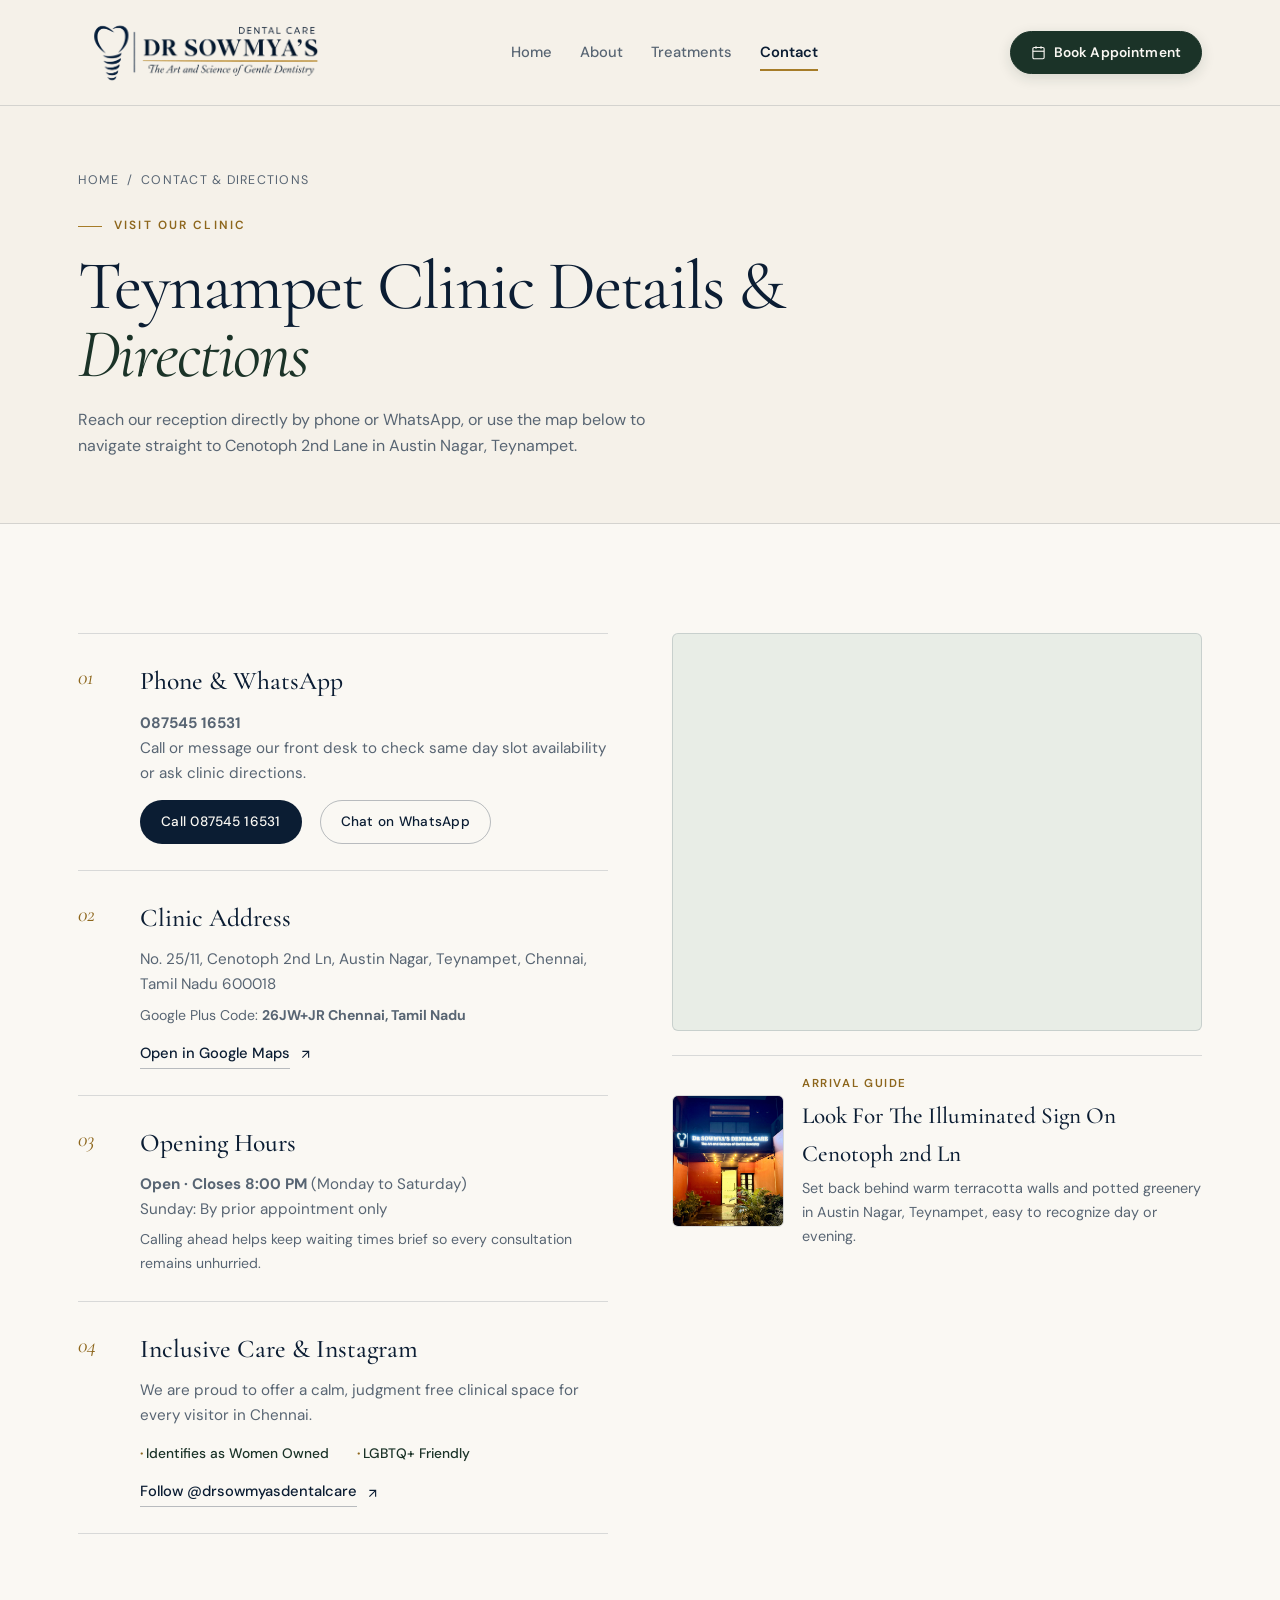
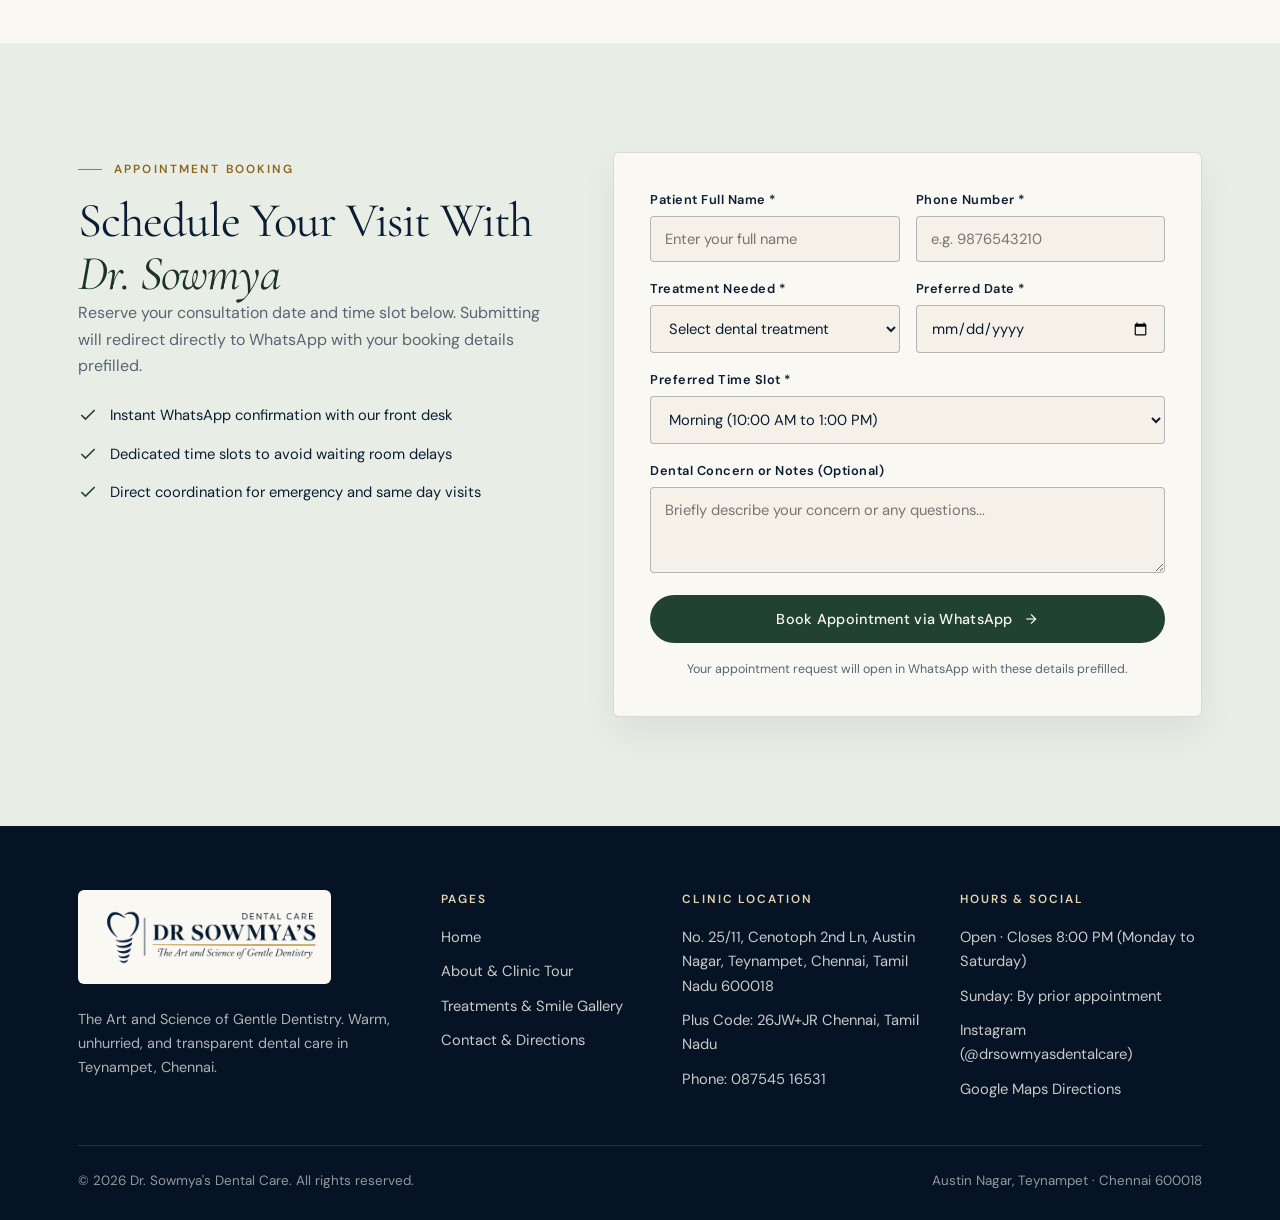
<file: contact.html>
<!DOCTYPE html>
<html lang="en">
<head>
  <meta charset="UTF-8">
  <meta name="viewport" content="width=device-width, initial-scale=1.0">
  <title>Contact &amp; Directions | Dr. Sowmya's Dental Care, Teynampet</title>
  <meta name="description" content="Visit Dr. Sowmya's Dental Care (டாக்டர் சௌமியாஸ் டென்டல் கேர்) at No. 25/11, Cenotoph 2nd Ln, Austin Nagar, Teynampet, Chennai 600018. Call 087545 16531. Open until 8:00 PM.">
  <link rel="canonical" href="https://drsowmyasdentalcare.com/contact.html">

  <meta property="og:type" content="website">
  <meta property="og:title" content="Contact &amp; Clinic Hours | Dr. Sowmya's Dental Care, Chennai">
  <meta property="og:description" content="Clinic address, phone 087545 16531, WhatsApp contact, clinic hours, and Google Maps directions for Dr. Sowmya's Dental Care in Teynampet.">
  <meta property="og:url" content="https://drsowmyasdentalcare.com/contact.html">
  <meta property="og:image" content="assets/dr-sowmyas-dental-care-exterior-chennai.jpg">

  <link rel="preconnect" href="https://fonts.googleapis.com">
  <link rel="preconnect" href="https://fonts.gstatic.com" crossorigin>
  <link href="https://fonts.googleapis.com/css2?family=Cormorant+Garamond:ital,wght@0,400;0,500;0,600;1,400;1,500&family=DM+Sans:opsz,wght@9..40,400;9..40,500;9..40,600&display=swap" rel="stylesheet">

  <link rel="icon" type="image/png" href="assets/logo.png">
  <link rel="stylesheet" href="css/styles.css">
  <script>document.documentElement.classList.add('has-js');</script>

  <script type="application/ld+json">
  {
    "@context": "https://schema.org",
    "@type": "Dentist",
    "name": "Dr. Sowmya's Dental Care",
    "alternateName": "டாக்டர் சௌமியாஸ் டென்டல் கேர்",
    "telephone": "+918754516531",
    "url": "https://drsowmyasdentalcare.com/contact.html",
    "address": {
      "@type": "PostalAddress",
      "streetAddress": "No. 25/11, Cenotoph 2nd Ln, Austin Nagar, Teynampet",
      "addressLocality": "Chennai",
      "addressRegion": "Tamil Nadu",
      "postalCode": "600018",
      "addressCountry": "IN"
    },
    "openingHoursSpecification": [
      {
        "@type": "OpeningHoursSpecification",
        "dayOfWeek": ["Monday", "Tuesday", "Wednesday", "Thursday", "Friday", "Saturday"],
        "closes": "20:00"
      }
    ]
  }
  </script>
</head>
<body>
  <a class="skip-link" href="#main-content">Skip to main content</a>

  <header class="site-header" data-site-header>
    <div class="container header-inner">
      <a class="brand-link" href="index.html" aria-label="Dr. Sowmya's Dental Care Home">
        <img class="brand-logo" src="assets/logo.png" alt="Dr. Sowmya's Dental Care. The Art and Science of Gentle Dentistry" width="2024" height="666">
      </a>

      <nav class="primary-nav" id="primary-nav" data-primary-nav aria-label="Primary Navigation">
        <ul class="nav-list">
          <li><a class="nav-link" href="index.html">Home</a></li>
          <li><a class="nav-link" href="about.html">About</a></li>
          <li><a class="nav-link" href="treatments.html">Treatments</a></li>
          <li><a class="nav-link is-active" href="contact.html" aria-current="page">Contact</a></li>
        </ul>
      </nav>

      <div class="header-actions">
        <a class="header-book-btn" href="#book-appointment" data-open-booking>
          <svg viewBox="0 0 24 24" fill="none" stroke="currentColor" stroke-width="1.8" aria-hidden="true">
            <rect x="3" y="4" width="18" height="18" rx="2" ry="2"/>
            <line x1="16" y1="2" x2="16" y2="6"/>
            <line x1="8" y1="2" x2="8" y2="6"/>
            <line x1="3" y1="10" x2="21" y2="10"/>
          </svg>
          <span class="header-book-label">Book Appointment</span>
        </a>

        <button class="nav-toggle" type="button" data-nav-toggle aria-expanded="false" aria-controls="primary-nav" aria-label="Open navigation menu">
          <svg viewBox="0 0 24 24" fill="none" stroke="currentColor" stroke-width="1.8" aria-hidden="true">
            <line x1="3" y1="6" x2="21" y2="6"/>
            <line x1="3" y1="12" x2="21" y2="12"/>
            <line x1="3" y1="18" x2="21" y2="18"/>
          </svg>
        </button>
      </div>
    </div>
  </header>

  <main id="main-content">
    <section class="page-header-editorial">
      <div class="container">
        <nav class="breadcrumb" aria-label="Breadcrumb">
          <a href="index.html">Home</a>
          <span aria-hidden="true">/</span>
          <span>Contact &amp; Directions</span>
        </nav>

        <div class="page-header-inner">
          <span class="eyebrow">Visit Our Clinic</span>
          <h1 class="display-title">Teynampet Clinic Details &amp; <em>Directions</em></h1>
          <p class="lead-text">
            Reach our reception directly by phone or WhatsApp, or use the map below to navigate straight to Cenotoph 2nd Lane in Austin Nagar, Teynampet.
          </p>
        </div>
      </div>
    </section>

    <section class="section section--light">
      <div class="container contact-layout">
        <div class="contact-directory">
          <article class="contact-entry" data-reveal>
            <span class="contact-entry-num">01</span>
            <div>
              <h2>Phone &amp; WhatsApp</h2>
              <p>
                <strong>087545 16531</strong><br>
                Call or message our front desk to check same day slot availability or ask clinic directions.
              </p>
              <div class="contact-entry-actions">
                <a class="btn btn--primary btn--sm" href="tel:+918754516531">Call 087545 16531</a>
                <a
                  class="btn btn--outline btn--sm"
                  href="https://wa.me/918754516531?text=Hello%20Dr.%20Sowmya%27s%20Dental%20Care%2C%20I%20would%20like%20to%20enquire%20about%20visiting%20the%20clinic."
                  target="_blank"
                  rel="noopener noreferrer"
                >
                  Chat on WhatsApp
                </a>
              </div>
            </div>
          </article>

          <article class="contact-entry" data-reveal data-reveal-delay="1">
            <span class="contact-entry-num">02</span>
            <div>
              <h2>Clinic Address</h2>
              <p>
                No. 25/11, Cenotoph 2nd Ln, Austin Nagar, Teynampet, Chennai, Tamil Nadu 600018
              </p>
              <p style="margin-top: 6px; font-size: 0.88rem;">
                Google Plus Code: <strong>26JW+JR Chennai, Tamil Nadu</strong>
              </p>
              <div class="contact-entry-actions">
                <a
                  class="editorial-link"
                  href="https://www.google.com/maps/search/?api=1&query=Dr.+Sowmya's+Dental+Care+No.+25%2F11+Cenotoph+2nd+Ln+Teynampet+Chennai+600018"
                  target="_blank"
                  rel="noopener noreferrer"
                >
                  <span>Open in Google Maps</span>
                  <svg viewBox="0 0 24 24" fill="none" stroke="currentColor" stroke-width="1.8" aria-hidden="true">
                    <line x1="7" y1="17" x2="17" y2="7"/>
                    <polyline points="7 7 17 7 17 17"/>
                  </svg>
                </a>
              </div>
            </div>
          </article>

          <article class="contact-entry" data-reveal data-reveal-delay="2">
            <span class="contact-entry-num">03</span>
            <div>
              <h2>Opening Hours</h2>
              <p>
                <strong>Open · Closes 8:00 PM</strong> (Monday to Saturday)<br>
                Sunday: By prior appointment only
              </p>
              <p style="margin-top: 6px; font-size: 0.88rem;">
                Calling ahead helps keep waiting times brief so every consultation remains unhurried.
              </p>
            </div>
          </article>

          <article class="contact-entry" data-reveal data-reveal-delay="3">
            <span class="contact-entry-num">04</span>
            <div>
              <h2>Inclusive Care &amp; Instagram</h2>
              <p>
                We are proud to offer a calm, judgment free clinical space for every visitor in Chennai.
              </p>
              <div class="inclusivity-facts">
                <span>Identifies as Women Owned</span>
                <span>LGBTQ+ Friendly</span>
              </div>
              <div class="contact-entry-actions">
                <a
                  class="editorial-link"
                  href="https://www.instagram.com/drsowmyasdentalcare/"
                  target="_blank"
                  rel="noopener noreferrer"
                >
                  <span>Follow @drsowmyasdentalcare</span>
                  <svg viewBox="0 0 24 24" fill="none" stroke="currentColor" stroke-width="1.8" aria-hidden="true">
                    <line x1="7" y1="17" x2="17" y2="7"/>
                    <polyline points="7 7 17 7 17 17"/>
                  </svg>
                </a>
              </div>
            </div>
          </article>
        </div>

        <div class="map-panel" data-reveal data-reveal-delay="1">
          <div class="map-embed-frame">
            <iframe
              title="Map showing Dr. Sowmya's Dental Care at No. 25/11, Cenotoph 2nd Ln, Teynampet, Chennai"
              src="https://maps.google.com/maps?q=Dr.%20Sowmya's%20Dental%20Care,%20No.%2025/11,%20Cenotoph%202nd%20Ln,%20Austin%20Nagar,%20Teynampet,%20Chennai%20600018&t=&z=16&ie=UTF8&iwloc=&output=embed"
              loading="lazy"
              referrerpolicy="no-referrer-when-downgrade"
              allowfullscreen
            ></iframe>
          </div>

          <div class="clinic-exterior-strip">
            <div class="clinic-exterior-thumb">
              <img
                src="assets/dr-sowmyas-dental-care-exterior-chennai.jpg"
                alt="Evening exterior signboard of Dr. Sowmya's Dental Care at Cenotaph 2nd Lane"
                width="3213"
                height="5712"
                loading="lazy"
                decoding="async"
              >
            </div>
            <div>
              <span class="tour-label">Arrival Guide</span>
              <h3 style="font-family: var(--font-display); font-size: 1.45rem; font-weight: 500; color: var(--ink); margin-bottom: 4px;">
                Look For The Illuminated Sign On Cenotoph 2nd Ln
              </h3>
              <p style="font-size: 0.9rem; color: var(--ink-muted);">
                Set back behind warm terracotta walls and potted greenery in Austin Nagar, Teynampet, easy to recognize day or evening.
              </p>
            </div>
          </div>
        </div>
      </div>
    </section>

    <!-- Appointment Booking Section -->
    <section class="section section--sage" id="book-appointment">
      <div class="container booking-layout">
        <div class="booking-copy" data-reveal>
          <span class="eyebrow">Appointment Booking</span>
          <h2 class="section-title">Schedule Your Visit With <em>Dr. Sowmya</em></h2>
          <p class="lead-text">
            Reserve your consultation date and time slot below. Submitting will redirect directly to WhatsApp with your booking details prefilled.
          </p>
          <ul class="booking-highlights">
            <li>
              <svg viewBox="0 0 24 24" fill="none" stroke="currentColor" stroke-width="2" aria-hidden="true">
                <polyline points="20 6 9 17 4 12"/>
              </svg>
              <span>Instant WhatsApp confirmation with our front desk</span>
            </li>
            <li>
              <svg viewBox="0 0 24 24" fill="none" stroke="currentColor" stroke-width="2" aria-hidden="true">
                <polyline points="20 6 9 17 4 12"/>
              </svg>
              <span>Dedicated time slots to avoid waiting room delays</span>
            </li>
            <li>
              <svg viewBox="0 0 24 24" fill="none" stroke="currentColor" stroke-width="2" aria-hidden="true">
                <polyline points="20 6 9 17 4 12"/>
              </svg>
              <span>Direct coordination for emergency and same day visits</span>
            </li>
          </ul>
        </div>

        <div class="booking-card" data-reveal data-reveal-delay="1">
          <form class="appointment-form" data-appointment-form>
            <div class="form-row">
              <div class="form-group">
                <label for="contact-book-name">Patient Full Name *</label>
                <input type="text" id="contact-book-name" name="patient_name" placeholder="Enter your full name" required autocomplete="name">
              </div>
              <div class="form-group">
                <label for="contact-book-phone">Phone Number *</label>
                <input type="tel" id="contact-book-phone" name="patient_phone" placeholder="e.g. 9876543210" required autocomplete="tel">
              </div>
            </div>
            <div class="form-row">
              <div class="form-group">
                <label for="contact-book-service">Treatment Needed *</label>
                <select id="contact-book-service" name="service" required>
                  <option value="" disabled selected>Select dental treatment</option>
                  <option value="Dental Implants">Dental Implants</option>
                  <option value="Dental Braces">Dental Braces</option>
                  <option value="Cosmetic Dentistry">Cosmetic Dentistry</option>
                  <option value="Gum Care">Gum Care</option>
                  <option value="Preventive Care">Preventive Care</option>
                  <option value="Root Canal Treatment">Root Canal Treatment</option>
                  <option value="General Consultation">General Consultation</option>
                </select>
              </div>
              <div class="form-group">
                <label for="contact-book-date">Preferred Date *</label>
                <input type="date" id="contact-book-date" name="appointment_date" required>
              </div>
            </div>
            <div class="form-group">
              <label for="contact-book-time">Preferred Time Slot *</label>
              <select id="contact-book-time" name="appointment_time" required>
                <option value="Morning (10:00 AM to 1:00 PM)">Morning (10:00 AM to 1:00 PM)</option>
                <option value="Afternoon (1:00 PM to 4:00 PM)">Afternoon (1:00 PM to 4:00 PM)</option>
                <option value="Evening (4:00 PM to 8:00 PM)">Evening (4:00 PM to 8:00 PM)</option>
              </select>
            </div>
            <div class="form-group">
              <label for="contact-book-notes">Dental Concern or Notes (Optional)</label>
              <textarea id="contact-book-notes" name="notes" rows="3" placeholder="Briefly describe your concern or any questions..."></textarea>
            </div>
            <button class="btn btn--forest btn--full" type="submit">
              <span>Book Appointment via WhatsApp</span>
              <svg viewBox="0 0 24 24" fill="none" stroke="currentColor" stroke-width="1.8" aria-hidden="true">
                <line x1="5" y1="12" x2="19" y2="12"/>
                <polyline points="12 5 19 12 12 19"/>
              </svg>
            </button>
            <p class="form-disclaimer">Your appointment request will open in WhatsApp with these details prefilled.</p>
          </form>
        </div>
      </div>
    </section>
  </main>

  <footer class="site-footer">
    <div class="container">
      <div class="footer-grid">
        <div>
          <span class="footer-logo-wrap">
            <img src="assets/logo.png" alt="Dr. Sowmya's Dental Care" width="2024" height="666">
          </span>
          <p class="footer-about">
            The Art and Science of Gentle Dentistry. Warm, unhurried, and transparent dental care in Teynampet, Chennai.
          </p>
        </div>

        <div>
          <h2 class="footer-heading">Pages</h2>
          <ul class="footer-links">
            <li><a href="index.html">Home</a></li>
            <li><a href="about.html">About &amp; Clinic Tour</a></li>
            <li><a href="treatments.html">Treatments &amp; Smile Gallery</a></li>
            <li><a href="contact.html">Contact &amp; Directions</a></li>
          </ul>
        </div>

        <div>
          <h2 class="footer-heading">Clinic Location</h2>
          <ul class="footer-links">
            <li>No. 25/11, Cenotoph 2nd Ln, Austin Nagar, Teynampet, Chennai, Tamil Nadu 600018</li>
            <li>Plus Code: 26JW+JR Chennai, Tamil Nadu</li>
            <li><a href="tel:+918754516531">Phone: 087545 16531</a></li>
          </ul>
        </div>

        <div>
          <h2 class="footer-heading">Hours &amp; Social</h2>
          <ul class="footer-links">
            <li>Open · Closes 8:00 PM (Monday to Saturday)</li>
            <li>Sunday: By prior appointment</li>
            <li><a href="https://www.instagram.com/drsowmyasdentalcare/" target="_blank" rel="noopener noreferrer">Instagram (@drsowmyasdentalcare)</a></li>
            <li><a href="https://www.google.com/maps/search/?api=1&query=Dr.+Sowmya's+Dental+Care+Cenotoph+2nd+Ln+Teynampet+Chennai" target="_blank" rel="noopener noreferrer">Google Maps Directions</a></li>
          </ul>
        </div>
      </div>

      <div class="footer-bottom">
        <span>© <span data-year>2026</span> Dr. Sowmya's Dental Care. All rights reserved.</span>
        <span>Austin Nagar, Teynampet · Chennai 600018</span>
      </div>
    </div>
  </footer>

  <script src="js/main.js"></script>
</body>
</html>
</file>
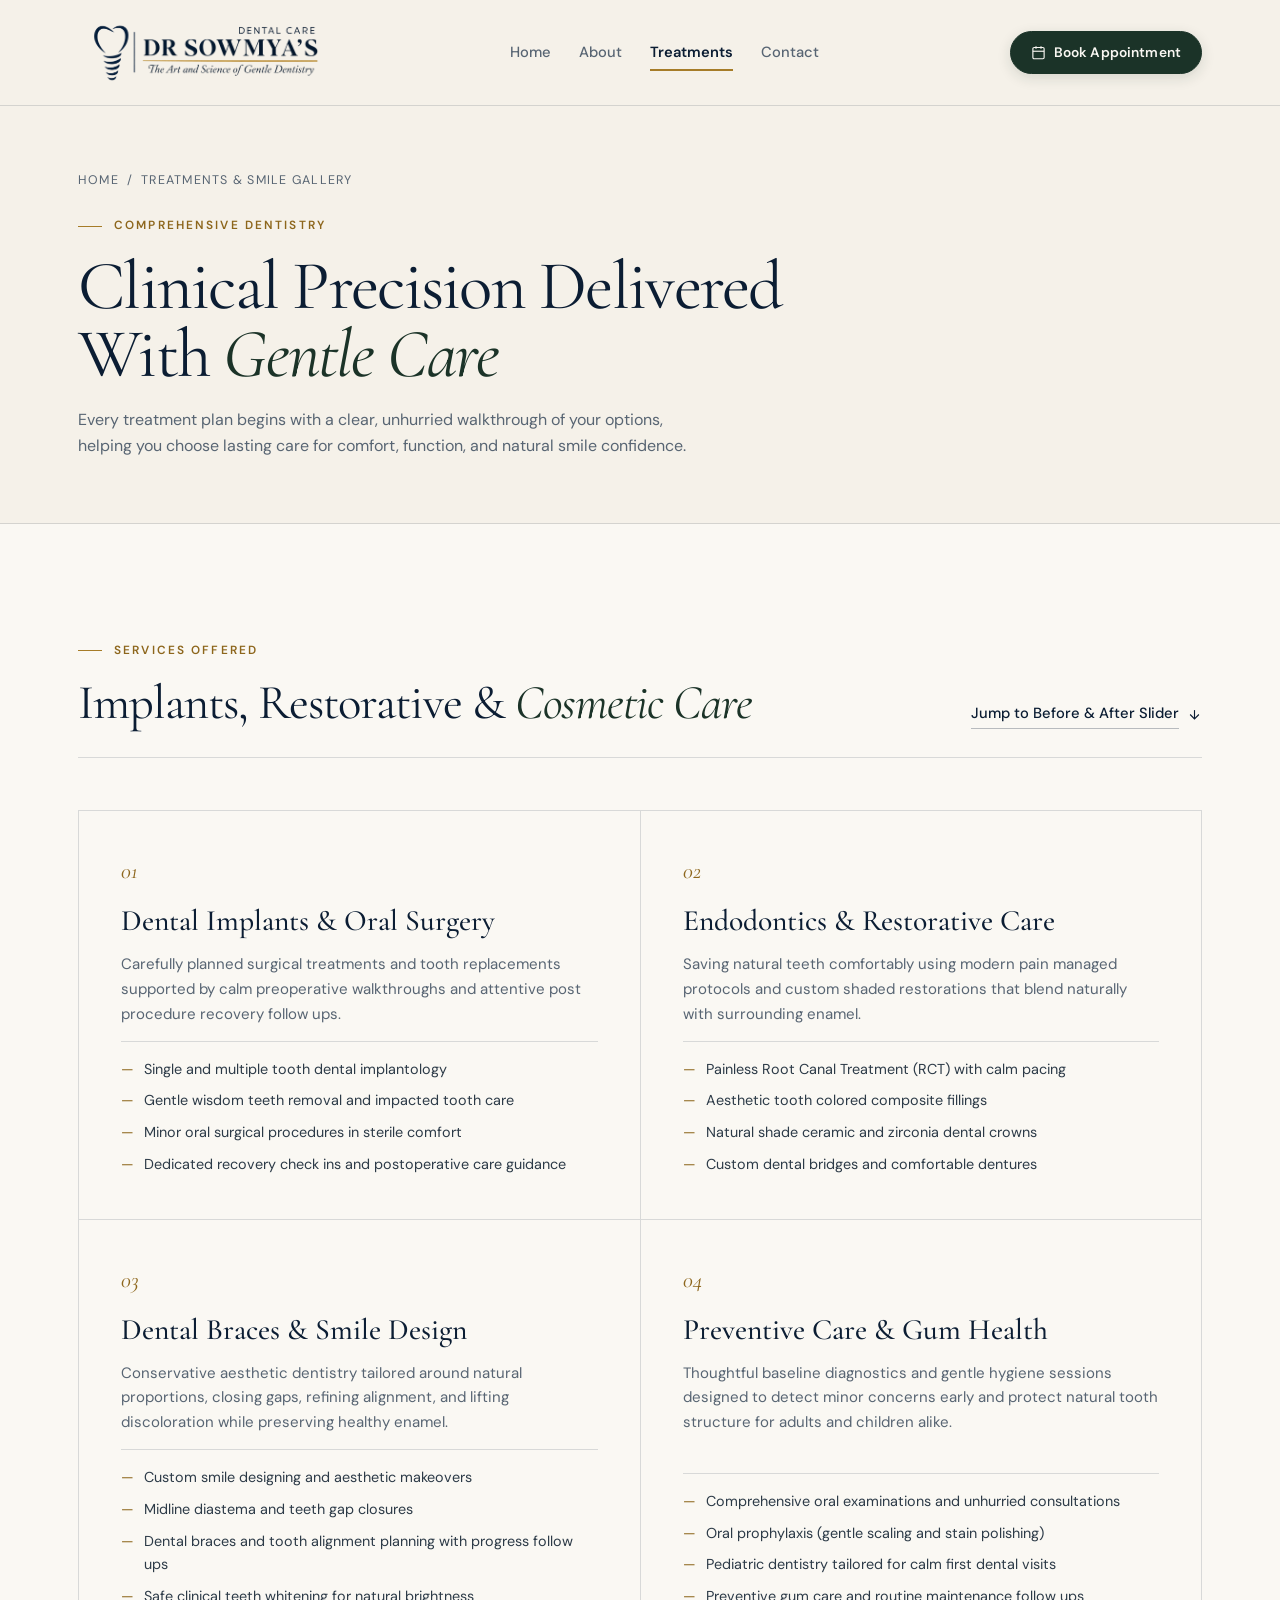
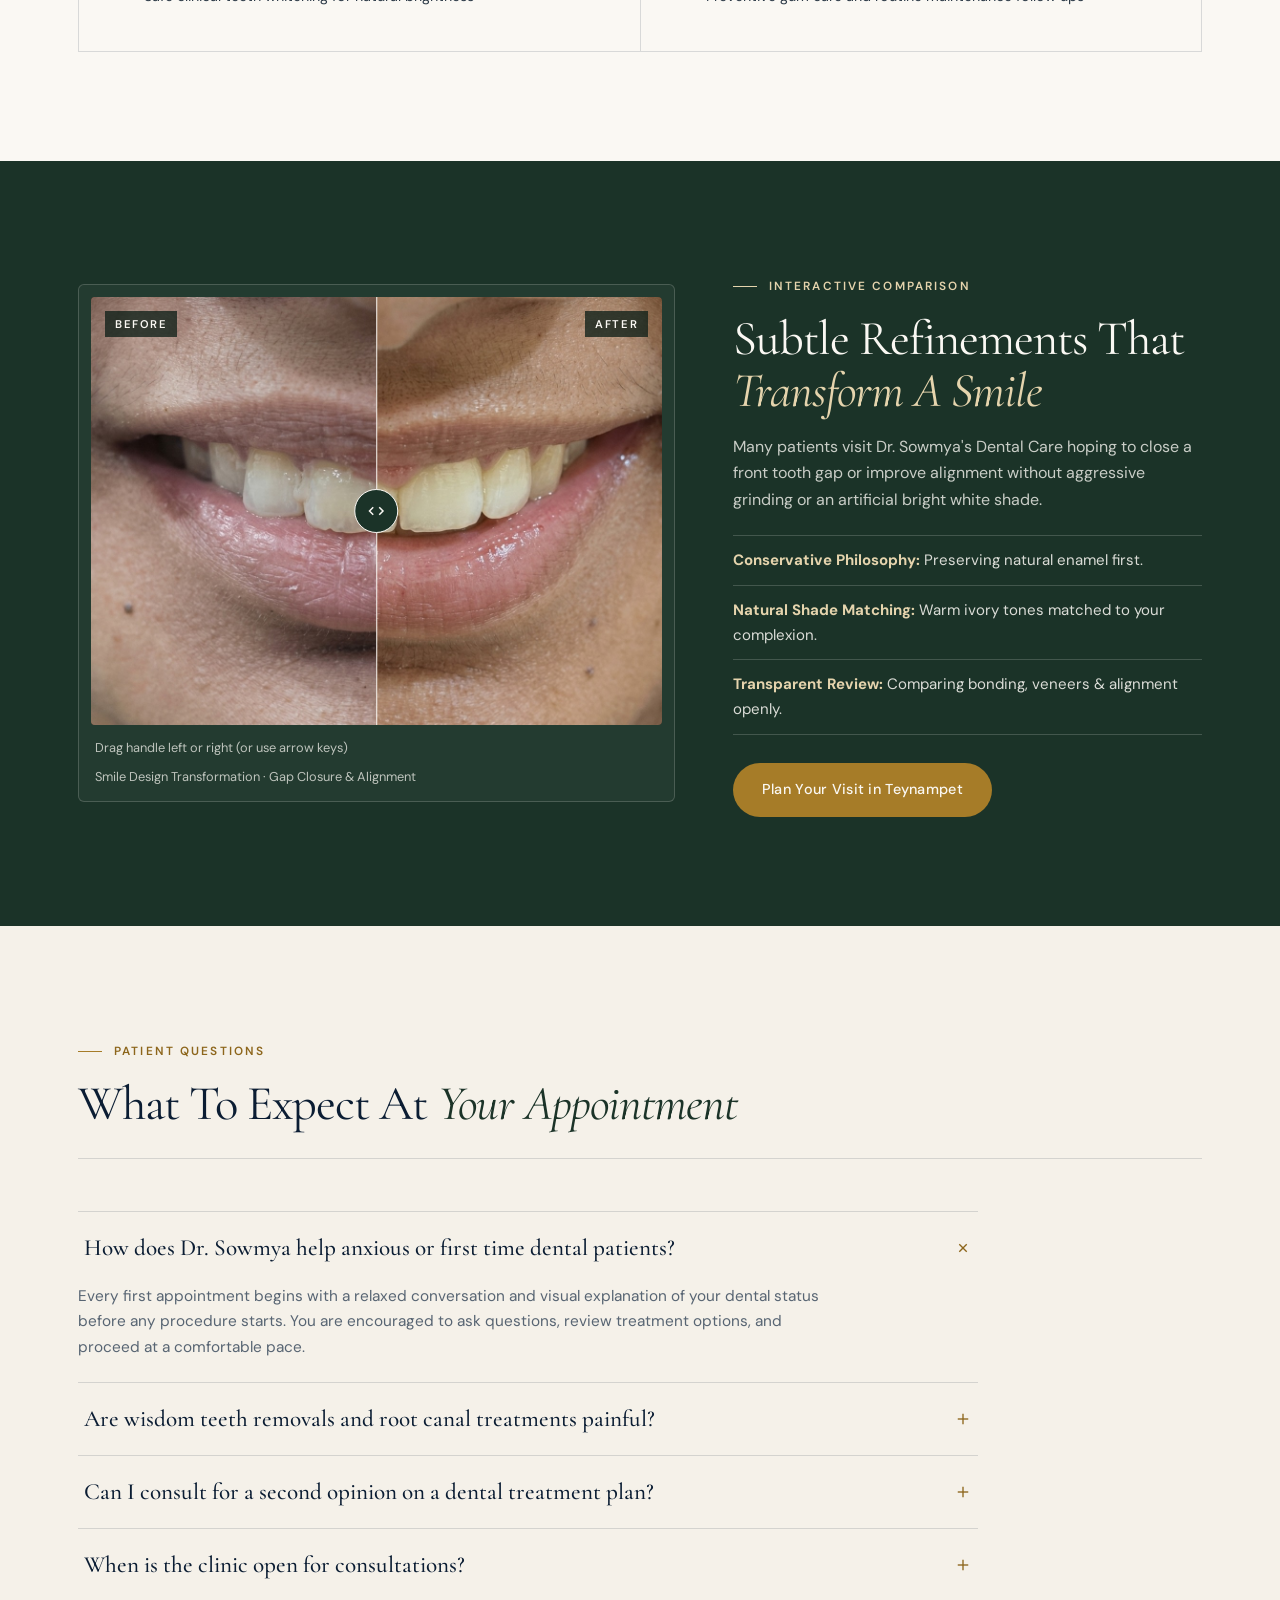
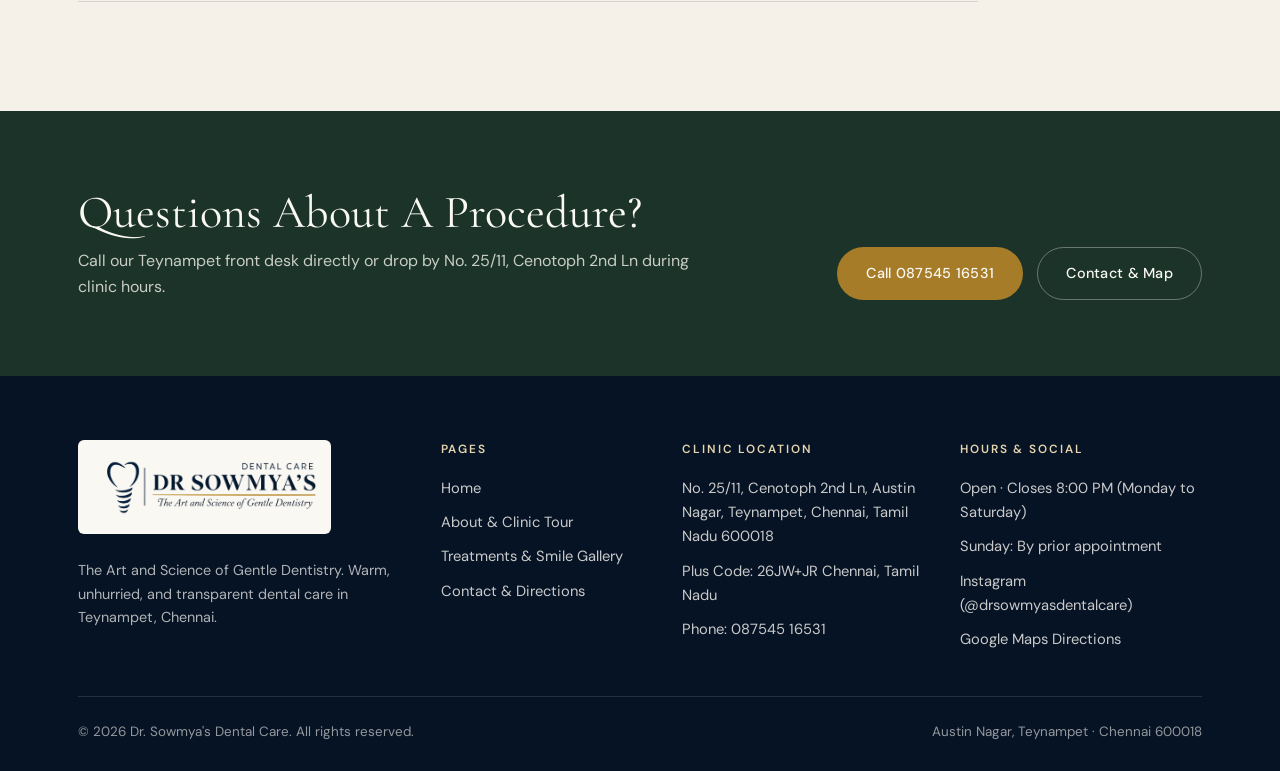
<file: treatments.html>
<!DOCTYPE html>
<html lang="en">
<head>
  <meta charset="UTF-8">
  <meta name="viewport" content="width=device-width, initial-scale=1.0">
  <title>Dental Treatments &amp; Smile Gallery | Dr. Sowmya's Dental Care, Teynampet</title>
  <meta name="description" content="Explore dental treatments at Dr. Sowmya's Dental Care in Teynampet, Chennai (டாக்டர் சௌமியாஸ் டென்டல் கேர்): painless root canals, wisdom teeth removal, implants, tooth alignment, gap closures &amp; interactive smile comparison.">
  <link rel="canonical" href="https://drsowmyasdentalcare.com/treatments.html">

  <meta property="og:type" content="website">
  <meta property="og:title" content="Dental Treatments &amp; Smile Gallery | Dr. Sowmya's Dental Care">
  <meta property="og:description" content="Conservative, patient centered preventive, restorative, surgical, and cosmetic dental treatments in Teynampet, Chennai.">
  <meta property="og:url" content="https://drsowmyasdentalcare.com/treatments.html">
  <meta property="og:image" content="assets/smile-design-after.jpg">

  <link rel="preconnect" href="https://fonts.googleapis.com">
  <link rel="preconnect" href="https://fonts.gstatic.com" crossorigin>
  <link href="https://fonts.googleapis.com/css2?family=Cormorant+Garamond:ital,wght@0,400;0,500;0,600;1,400;1,500&family=DM+Sans:opsz,wght@9..40,400;9..40,500;9..40,600&display=swap" rel="stylesheet">

  <link rel="icon" type="image/png" href="assets/logo.png">
  <link rel="stylesheet" href="css/styles.css">
  <script>document.documentElement.classList.add('has-js');</script>

  <script type="application/ld+json">
  {
    "@context": "https://schema.org",
    "@type": "MedicalClinic",
    "name": "Dr. Sowmya's Dental Care",
    "alternateName": "டாக்டர் சௌமியாஸ் டென்டல் கேர்",
    "medicalSpecialty": "Dentistry",
    "telephone": "+918754516531",
    "address": {
      "@type": "PostalAddress",
      "streetAddress": "No. 25/11, Cenotoph 2nd Ln, Austin Nagar, Teynampet",
      "addressLocality": "Chennai",
      "addressRegion": "Tamil Nadu",
      "postalCode": "600018",
      "addressCountry": "IN"
    }
  }
  </script>
</head>
<body>
  <a class="skip-link" href="#main-content">Skip to main content</a>

  <header class="site-header" data-site-header>
    <div class="container header-inner">
      <a class="brand-link" href="index.html" aria-label="Dr. Sowmya's Dental Care Home">
        <img class="brand-logo" src="assets/logo.png" alt="Dr. Sowmya's Dental Care. The Art and Science of Gentle Dentistry" width="2024" height="666">
      </a>

      <nav class="primary-nav" id="primary-nav" data-primary-nav aria-label="Primary Navigation">
        <ul class="nav-list">
          <li><a class="nav-link" href="index.html">Home</a></li>
          <li><a class="nav-link" href="about.html">About</a></li>
          <li><a class="nav-link is-active" href="treatments.html" aria-current="page">Treatments</a></li>
          <li><a class="nav-link" href="contact.html">Contact</a></li>
        </ul>
      </nav>

      <div class="header-actions">
        <a class="header-book-btn" href="index.html#book-appointment" data-open-booking>
          <svg viewBox="0 0 24 24" fill="none" stroke="currentColor" stroke-width="1.8" aria-hidden="true">
            <rect x="3" y="4" width="18" height="18" rx="2" ry="2"/>
            <line x1="16" y1="2" x2="16" y2="6"/>
            <line x1="8" y1="2" x2="8" y2="6"/>
            <line x1="3" y1="10" x2="21" y2="10"/>
          </svg>
          <span class="header-book-label">Book Appointment</span>
        </a>

        <button class="nav-toggle" type="button" data-nav-toggle aria-expanded="false" aria-controls="primary-nav" aria-label="Open navigation menu">
          <svg viewBox="0 0 24 24" fill="none" stroke="currentColor" stroke-width="1.8" aria-hidden="true">
            <line x1="3" y1="6" x2="21" y2="6"/>
            <line x1="3" y1="12" x2="21" y2="12"/>
            <line x1="3" y1="18" x2="21" y2="18"/>
          </svg>
        </button>
      </div>
    </div>
  </header>

  <main id="main-content">
    <section class="page-header-editorial">
      <div class="container">
        <nav class="breadcrumb" aria-label="Breadcrumb">
          <a href="index.html">Home</a>
          <span aria-hidden="true">/</span>
          <span>Treatments &amp; Smile Gallery</span>
        </nav>

        <div class="page-header-inner">
          <span class="eyebrow">Comprehensive Dentistry</span>
          <h1 class="display-title">Clinical Precision Delivered With <em>Gentle Care</em></h1>
          <p class="lead-text">
            Every treatment plan begins with a clear, unhurried walkthrough of your options, helping you choose lasting care for comfort, function, and natural smile confidence.
          </p>
        </div>
      </div>
    </section>

    <!-- 2x2 Architectural Disciplines Directory -->
    <section class="section section--light">
      <div class="container">
        <div class="section-head-split" data-reveal>
          <div>
            <span class="eyebrow">Services Offered</span>
            <h2 class="section-title">Implants, Restorative &amp; <em>Cosmetic Care</em></h2>
          </div>
          <a class="editorial-link" href="#smile-gallery">
            <span>Jump to Before &amp; After Slider</span>
            <svg viewBox="0 0 24 24" fill="none" stroke="currentColor" stroke-width="1.8" aria-hidden="true">
              <line x1="12" y1="5" x2="12" y2="19"/>
              <polyline points="19 12 12 19 5 12"/>
            </svg>
          </a>
        </div>

        <div class="disciplines-grid">
          <article class="discipline-cell" id="surgical" data-reveal>
            <span class="discipline-cell-num">01</span>
            <h3>Dental Implants &amp; Oral Surgery</h3>
            <p>
              Carefully planned surgical treatments and tooth replacements supported by calm preoperative walkthroughs and attentive post procedure recovery follow ups.
            </p>
            <ul class="treatment-bullets">
              <li>Single and multiple tooth dental implantology</li>
              <li>Gentle wisdom teeth removal and impacted tooth care</li>
              <li>Minor oral surgical procedures in sterile comfort</li>
              <li>Dedicated recovery check ins and postoperative care guidance</li>
            </ul>
          </article>

          <article class="discipline-cell" id="restorative" data-reveal data-reveal-delay="1">
            <span class="discipline-cell-num">02</span>
            <h3>Endodontics &amp; Restorative Care</h3>
            <p>
              Saving natural teeth comfortably using modern pain managed protocols and custom shaded restorations that blend naturally with surrounding enamel.
            </p>
            <ul class="treatment-bullets">
              <li>Painless Root Canal Treatment (RCT) with calm pacing</li>
              <li>Aesthetic tooth colored composite fillings</li>
              <li>Natural shade ceramic and zirconia dental crowns</li>
              <li>Custom dental bridges and comfortable dentures</li>
            </ul>
          </article>

          <article class="discipline-cell" id="cosmetic" data-reveal>
            <span class="discipline-cell-num">03</span>
            <h3>Dental Braces &amp; Smile Design</h3>
            <p>
              Conservative aesthetic dentistry tailored around natural proportions, closing gaps, refining alignment, and lifting discoloration while preserving healthy enamel.
            </p>
            <ul class="treatment-bullets">
              <li>Custom smile designing and aesthetic makeovers</li>
              <li>Midline diastema and teeth gap closures</li>
              <li>Dental braces and tooth alignment planning with progress follow ups</li>
              <li>Safe clinical teeth whitening for natural brightness</li>
            </ul>
          </article>

          <article class="discipline-cell" id="preventive" data-reveal data-reveal-delay="1">
            <span class="discipline-cell-num">04</span>
            <h3>Preventive Care &amp; Gum Health</h3>
            <p>
              Thoughtful baseline diagnostics and gentle hygiene sessions designed to detect minor concerns early and protect natural tooth structure for adults and children alike.
            </p>
            <ul class="treatment-bullets">
              <li>Comprehensive oral examinations and unhurried consultations</li>
              <li>Oral prophylaxis (gentle scaling and stain polishing)</li>
              <li>Pediatric dentistry tailored for calm first dental visits</li>
              <li>Preventive gum care and routine maintenance follow ups</li>
            </ul>
          </article>
        </div>
      </div>
    </section>

    <!-- Interactive Before & After Teeth Slider -->
    <section class="section section--forest" id="smile-gallery">
      <div class="container ba-showcase">
        <div class="ba-frame" data-reveal>
          <div class="ba-slider" data-ba-slider>
            <img
              class="ba-img"
              src="assets/smile-design-after.jpg"
              alt="After Smile Design transformation showing conservative midline gap closure and balanced alignment"
              width="1200"
              height="896"
              loading="lazy"
              decoding="async"
            >
            <div class="ba-before-layer">
              <img
                class="ba-img"
                src="assets/smile-design-before.jpg"
                alt="Before Smile Design treatment showing central midline diastema gap"
                width="1200"
                height="896"
                loading="lazy"
                decoding="async"
              >
            </div>
            <span class="ba-label ba-label--before">Before</span>
            <span class="ba-label ba-label--after">After</span>
            <div class="ba-divider" aria-hidden="true">
              <div class="ba-handle">
                <svg viewBox="0 0 24 24" fill="none" stroke="currentColor" stroke-width="2">
                  <polyline points="8 7 3 12 8 17"/>
                  <polyline points="16 7 21 12 16 17"/>
                </svg>
              </div>
            </div>
            <input
              class="ba-range"
              type="range"
              min="4"
              max="96"
              value="50"
              data-ba-range
              aria-label="Compare before and after smile treatment by dragging left or right"
            >
          </div>
          <div class="ba-caption-bar">
            <span>Drag handle left or right (or use arrow keys)</span>
            <span>Smile Design Transformation · Gap Closure &amp; Alignment</span>
          </div>
        </div>

        <div data-reveal data-reveal-delay="1">
          <span class="eyebrow">Interactive Comparison</span>
          <h2 class="section-title">Subtle Refinements That <em>Transform A Smile</em></h2>
          <p class="lead-text" style="margin-top: 16px;">
            Many patients visit Dr. Sowmya's Dental Care hoping to close a front tooth gap or improve alignment without aggressive grinding or an artificial bright white shade.
          </p>
          <ul class="ba-notes">
            <li><strong>Conservative Philosophy:</strong> Preserving natural enamel first.</li>
            <li><strong>Natural Shade Matching:</strong> Warm ivory tones matched to your complexion.</li>
            <li><strong>Transparent Review:</strong> Comparing bonding, veneers &amp; alignment openly.</li>
          </ul>
          <a class="btn btn--gold" href="contact.html">Plan Your Visit in Teynampet</a>
        </div>
      </div>
    </section>

    <!-- Patient Care FAQs -->
    <section class="section section--paper">
      <div class="container">
        <div class="section-head-split" data-reveal>
          <div>
            <span class="eyebrow">Patient Questions</span>
            <h2 class="section-title">What To Expect At <em>Your Appointment</em></h2>
          </div>
        </div>

        <div class="faq-list" data-reveal>
          <div class="faq-item is-open">
            <button class="faq-trigger" type="button" data-faq-trigger aria-expanded="true">
              <span>How does Dr. Sowmya help anxious or first time dental patients?</span>
              <svg viewBox="0 0 24 24" fill="none" stroke="currentColor" stroke-width="1.8" aria-hidden="true">
                <line x1="12" y1="5" x2="12" y2="19"/>
                <line x1="5" y1="12" x2="19" y2="12"/>
              </svg>
            </button>
            <div class="faq-panel">
              <div class="faq-panel-inner">
                <p>
                  Every first appointment begins with a relaxed conversation and visual explanation of your dental status before any procedure starts. You are encouraged to ask questions, review treatment options, and proceed at a comfortable pace.
                </p>
              </div>
            </div>
          </div>

          <div class="faq-item">
            <button class="faq-trigger" type="button" data-faq-trigger aria-expanded="false">
              <span>Are wisdom teeth removals and root canal treatments painful?</span>
              <svg viewBox="0 0 24 24" fill="none" stroke="currentColor" stroke-width="1.8" aria-hidden="true">
                <line x1="12" y1="5" x2="12" y2="19"/>
                <line x1="5" y1="12" x2="19" y2="12"/>
              </svg>
            </button>
            <div class="faq-panel">
              <div class="faq-panel-inner">
                <p>
                  Comfort and pain control are central to our practice. We ensure thorough local anesthesia before starting, work gently throughout the procedure, and schedule clear follow ups to support smooth healing.
                </p>
              </div>
            </div>
          </div>

          <div class="faq-item">
            <button class="faq-trigger" type="button" data-faq-trigger aria-expanded="false">
              <span>Can I consult for a second opinion on a dental treatment plan?</span>
              <svg viewBox="0 0 24 24" fill="none" stroke="currentColor" stroke-width="1.8" aria-hidden="true">
                <line x1="12" y1="5" x2="12" y2="19"/>
                <line x1="5" y1="12" x2="19" y2="12"/>
              </svg>
            </button>
            <div class="faq-panel">
              <div class="faq-panel-inner">
                <p>
                  Yes. Many of our patients visit after receiving differing recommendations elsewhere. Dr. Sowmya reviews your clinical findings transparently so you understand every viable path before making a decision.
                </p>
              </div>
            </div>
          </div>

          <div class="faq-item">
            <button class="faq-trigger" type="button" data-faq-trigger aria-expanded="false">
              <span>When is the clinic open for consultations?</span>
              <svg viewBox="0 0 24 24" fill="none" stroke="currentColor" stroke-width="1.8" aria-hidden="true">
                <line x1="12" y1="5" x2="12" y2="19"/>
                <line x1="5" y1="12" x2="19" y2="12"/>
              </svg>
            </button>
            <div class="faq-panel">
              <div class="faq-panel-inner">
                <p>
                  We are open Monday through Saturday until 8:00 PM, with Sundays available by prior appointment. Please call <a href="tel:+918754516531" style="text-decoration: underline;">087545 16531</a> before visiting to confirm your preferred slot.
                </p>
              </div>
            </div>
          </div>
        </div>
      </div>
    </section>

    <section class="visit-band">
      <div class="container visit-band-inner" data-reveal>
        <div>
          <h2>Questions About A Procedure?</h2>
          <p>Call our Teynampet front desk directly or drop by No. 25/11, Cenotoph 2nd Ln during clinic hours.</p>
        </div>
        <div class="visit-band-actions">
          <a class="btn btn--gold" href="tel:+918754516531">Call 087545 16531</a>
          <a class="btn btn--outline-light" href="contact.html">Contact &amp; Map</a>
        </div>
      </div>
    </section>
  </main>

  <footer class="site-footer">
    <div class="container">
      <div class="footer-grid">
        <div>
          <span class="footer-logo-wrap">
            <img src="assets/logo.png" alt="Dr. Sowmya's Dental Care" width="2024" height="666">
          </span>
          <p class="footer-about">
            The Art and Science of Gentle Dentistry. Warm, unhurried, and transparent dental care in Teynampet, Chennai.
          </p>
        </div>

        <div>
          <h2 class="footer-heading">Pages</h2>
          <ul class="footer-links">
            <li><a href="index.html">Home</a></li>
            <li><a href="about.html">About &amp; Clinic Tour</a></li>
            <li><a href="treatments.html">Treatments &amp; Smile Gallery</a></li>
            <li><a href="contact.html">Contact &amp; Directions</a></li>
          </ul>
        </div>

        <div>
          <h2 class="footer-heading">Clinic Location</h2>
          <ul class="footer-links">
            <li>No. 25/11, Cenotoph 2nd Ln, Austin Nagar, Teynampet, Chennai, Tamil Nadu 600018</li>
            <li>Plus Code: 26JW+JR Chennai, Tamil Nadu</li>
            <li><a href="tel:+918754516531">Phone: 087545 16531</a></li>
          </ul>
        </div>

        <div>
          <h2 class="footer-heading">Hours &amp; Social</h2>
          <ul class="footer-links">
            <li>Open · Closes 8:00 PM (Monday to Saturday)</li>
            <li>Sunday: By prior appointment</li>
            <li><a href="https://www.instagram.com/drsowmyasdentalcare/" target="_blank" rel="noopener noreferrer">Instagram (@drsowmyasdentalcare)</a></li>
            <li><a href="https://www.google.com/maps/search/?api=1&query=Dr.+Sowmya's+Dental+Care+Cenotoph+2nd+Ln+Teynampet+Chennai" target="_blank" rel="noopener noreferrer">Google Maps Directions</a></li>
          </ul>
        </div>
      </div>

      <div class="footer-bottom">
        <span>© <span data-year>2026</span> Dr. Sowmya's Dental Care. All rights reserved.</span>
        <span>Austin Nagar, Teynampet · Chennai 600018</span>
      </div>
    </div>
  </footer>

  <script src="js/main.js"></script>
</body>
</html>
</file>
<file: css/styles.css>
/* ==========================================================================
   Dr. Sowmya's Dental Care — Editorial Dental Studio Design System
   Strict Vanilla CSS3 | Anti-Slop Architecture: Tactile Paper, Botanical
   Deep Green, Midnight Navy, Burnished Gold & Hairline Grid Structure
   ========================================================================== */

:root {
  /* Palette derived from brand logo & Teynampet clinic materials */
  --paper: #F5F1E9;
  --paper-light: #FAF8F3;
  --sage-wash: #E8EDE6;
  --sage-line: #CCD6C8;

  --forest-950: #102119;
  --forest-900: #1B3328;
  --forest-800: #254335;

  --navy-950: #061325;
  --navy-900: #0B1D33;
  --navy-800: #153152;

  --gold-600: #8D661C;
  --gold-500: #A67C28;
  --gold-200: #E5D4AD;

  --ink: #0B1D33;
  --ink-body: #2C3A47;
  --ink-muted: #586573;

  --rule: rgba(11, 29, 51, 0.14);
  --rule-strong: rgba(11, 29, 51, 0.28);
  --rule-light: rgba(250, 248, 243, 0.18);

  /* Typography */
  --font-display: 'Cormorant Garamond', Georgia, 'Times New Roman', serif;
  --font-sans: 'DM Sans', -apple-system, BlinkMacSystemFont, 'Segoe UI', sans-serif;

  /* Spacing & Layout */
  --container-max: 1220px;
  --radius-editorial: 6px;
  --radius-btn: 999px;
  --header-height: 106px;

  /* Motion */
  --ease-editorial: cubic-bezier(0.22, 1, 0.36, 1);
}

/* ==========================================================================
   Base & Reset
   ========================================================================== */
*,
*::before,
*::after {
  box-sizing: border-box;
}

html {
  scroll-behavior: smooth;
  -webkit-text-size-adjust: 100%;
}

body {
  margin: 0;
  font-family: var(--font-sans);
  font-size: 16px;
  line-height: 1.65;
  color: var(--ink-body);
  background-color: var(--paper);
  -webkit-font-smoothing: antialiased;
  overflow-x: clip;
}

img {
  display: block;
  max-width: 100%;
  height: auto;
}

a {
  color: inherit;
  text-decoration: none;
}

button {
  font-family: inherit;
  cursor: pointer;
}

ul,
ol {
  margin: 0;
  padding: 0;
  list-style: none;
}

h1, h2, h3, h4, p, figure, blockquote {
  margin: 0;
}

:focus-visible {
  outline: 2px solid var(--gold-500);
  outline-offset: 3px;
}

.skip-link {
  position: absolute;
  left: -9999px;
  top: 12px;
  z-index: 3000;
  background: var(--navy-900);
  color: var(--paper-light);
  padding: 10px 18px;
  font-weight: 600;
}

.skip-link:focus {
  left: 16px;
}

.container {
  width: 100%;
  max-width: var(--container-max);
  margin-inline: auto;
  padding-inline: clamp(20px, 4vw, 48px);
}

.section {
  padding-block: clamp(72px, 8.5vw, 118px);
}

.section--paper {
  background-color: var(--paper);
}

.section--light {
  background-color: var(--paper-light);
}

.section--sage {
  background-color: var(--sage-wash);
}

.section--forest {
  background-color: var(--forest-900);
  color: var(--paper-light);
}

.section--navy {
  background-color: var(--navy-900);
  color: var(--paper-light);
}

/* ==========================================================================
   Editorial Typography
   ========================================================================== */
.eyebrow {
  display: inline-flex;
  align-items: center;
  gap: 12px;
  font-size: 0.74rem;
  font-weight: 600;
  letter-spacing: 0.18em;
  text-transform: uppercase;
  color: var(--gold-600);
  margin-bottom: 16px;
}

.eyebrow::before {
  content: "";
  width: 24px;
  height: 1px;
  background-color: var(--gold-500);
}

.section--forest .eyebrow {
  color: var(--gold-200);
}

.section--forest .eyebrow::before {
  background-color: var(--gold-200);
}

.display-title {
  font-family: var(--font-display);
  font-weight: 400;
  font-size: clamp(2.65rem, 5.4vw, 4.7rem);
  line-height: 0.99;
  letter-spacing: -0.025em;
  color: var(--ink);
}

.display-title em {
  font-style: italic;
  font-weight: 400;
  color: var(--forest-900);
}

.section-title {
  font-family: var(--font-display);
  font-weight: 400;
  font-size: clamp(2.15rem, 3.8vw, 3.3rem);
  line-height: 1.08;
  letter-spacing: -0.02em;
  color: var(--ink);
}

.section-title em {
  font-style: italic;
  font-weight: 400;
  color: var(--forest-900);
}

.section--forest .section-title {
  color: var(--paper-light);
}

.section--forest .section-title em {
  color: var(--gold-200);
}

.lead-text {
  font-size: clamp(1rem, 1.25vw, 1.12rem);
  color: var(--ink-muted);
  max-width: 56ch;
}

.section--forest .lead-text {
  color: rgba(250, 248, 243, 0.78);
}

.section-head-split {
  display: flex;
  flex-wrap: wrap;
  justify-content: space-between;
  align-items: flex-end;
  gap: 24px;
  padding-bottom: 28px;
  border-bottom: 1px solid var(--rule);
  margin-bottom: clamp(32px, 4.5vw, 52px);
}

.section--forest .section-head-split {
  border-bottom-color: var(--rule-light);
}

/* ==========================================================================
   Restrained Buttons & Architectural Links
   ========================================================================== */
.btn {
  display: inline-flex;
  align-items: center;
  justify-content: center;
  gap: 10px;
  padding: 14px 28px;
  border-radius: var(--radius-btn);
  font-size: 0.9rem;
  font-weight: 500;
  letter-spacing: 0.02em;
  border: 1px solid transparent;
  transition: background-color 0.25s ease, color 0.25s ease, border-color 0.25s ease, transform 0.25s var(--ease-editorial);
  white-space: nowrap;
}

.btn svg {
  width: 16px;
  height: 16px;
  flex-shrink: 0;
}

.btn--primary {
  background-color: var(--navy-900);
  color: var(--paper-light);
}

.btn--primary:hover {
  background-color: var(--forest-900);
  transform: translateY(-1px);
}

.btn--gold {
  background-color: var(--gold-500);
  color: var(--paper-light);
}

.btn--gold:hover {
  background-color: var(--gold-600);
  transform: translateY(-1px);
}

.btn--outline {
  background-color: transparent;
  color: var(--ink);
  border-color: var(--rule-strong);
}

.btn--outline:hover {
  border-color: var(--ink);
  background-color: rgba(11, 29, 51, 0.04);
}

.btn--outline-light {
  background-color: transparent;
  color: var(--paper-light);
  border-color: rgba(250, 248, 243, 0.35);
}

.btn--outline-light:hover {
  border-color: var(--paper-light);
  background-color: rgba(250, 248, 243, 0.08);
}

.btn--sm {
  padding: 10px 20px;
  font-size: 0.85rem;
}

.editorial-link {
  display: inline-flex;
  align-items: center;
  gap: 8px;
  font-size: 0.92rem;
  font-weight: 500;
  color: var(--ink);
  transition: color 0.25s ease;
}

.editorial-link span {
  padding-bottom: 3px;
  border-bottom: 1px solid var(--rule-strong);
  transition: border-color 0.25s ease;
}

.editorial-link svg {
  width: 15px;
  height: 15px;
  transition: transform 0.25s var(--ease-editorial);
}

.editorial-link:hover {
  color: var(--forest-900);
}

.editorial-link:hover span {
  border-bottom-color: var(--gold-500);
}

.editorial-link:hover svg {
  transform: translateX(4px);
}

.section--forest .editorial-link,
.editorial-link--light {
  color: var(--paper-light);
}

.section--forest .editorial-link span,
.editorial-link--light span {
  border-bottom-color: rgba(250, 248, 243, 0.4);
}

.section--forest .editorial-link:hover,
.editorial-link--light:hover {
  color: var(--gold-200);
}

.section--forest .editorial-link:hover span,
.editorial-link--light:hover span {
  border-bottom-color: var(--gold-200);
}

/* ==========================================================================
   Appointment Booking Section & Modal
   ========================================================================== */
#book-appointment {
  scroll-margin-top: calc(var(--header-height) + 18px);
}

.booking-layout {
  display: grid;
  grid-template-columns: 1fr 1.25fr;
  gap: clamp(32px, 5vw, 64px);
  align-items: start;
}

.booking-copy {
  max-width: 480px;
}

.booking-highlights {
  margin-top: 24px;
  display: flex;
  flex-direction: column;
  gap: 14px;
}

.booking-highlights li {
  display: flex;
  align-items: center;
  gap: 12px;
  font-size: 0.92rem;
  color: var(--ink);
}

.booking-highlights svg {
  width: 20px;
  height: 20px;
  color: var(--forest-800);
  flex-shrink: 0;
}

.booking-card {
  background: var(--paper-light);
  border: 1px solid var(--rule);
  border-radius: var(--radius-editorial);
  padding: clamp(24px, 4vw, 36px);
  box-shadow: 0 16px 36px rgba(6, 19, 37, 0.06);
}

.appointment-form {
  display: flex;
  flex-direction: column;
  gap: 16px;
}

.form-row {
  display: grid;
  grid-template-columns: 1fr 1fr;
  gap: 16px;
}

.form-group {
  display: flex;
  flex-direction: column;
  gap: 6px;
}

.form-group label {
  font-size: 0.8rem;
  font-weight: 600;
  letter-spacing: 0.04em;
  color: var(--ink);
}

.form-group input,
.form-group select,
.form-group textarea {
  width: 100%;
  padding: 12px 14px;
  border: 1px solid var(--rule-strong);
  border-radius: 4px;
  background-color: var(--paper);
  color: var(--ink);
  font-family: var(--font-sans);
  font-size: 0.92rem;
  transition: border-color 0.2s ease, box-shadow 0.2s ease;
}

.form-group input[type="date"] {
  min-height: 46px;
  -webkit-appearance: none;
  appearance: none;
}

.form-group input[type="date"]::-webkit-date-and-time-value {
  text-align: left;
}

.form-group input:focus,
.form-group select:focus,
.form-group textarea:focus {
  outline: none;
  border-color: var(--gold-500);
  box-shadow: 0 0 0 3px rgba(166, 124, 40, 0.15);
}

.btn--full {
  width: 100%;
  justify-content: center;
  min-height: 48px;
  margin-top: 6px;
}

.form-disclaimer {
  font-size: 0.78rem;
  color: var(--ink-muted);
  text-align: center;
  margin: 0;
}

/* Modal */
.booking-modal {
  position: fixed;
  inset: 0;
  z-index: 2000;
  display: flex;
  align-items: center;
  justify-content: center;
  padding: 16px;
  background-color: rgba(6, 19, 37, 0.65);
  backdrop-filter: blur(8px);
  -webkit-backdrop-filter: blur(8px);
  opacity: 0;
  visibility: hidden;
  transition: opacity 0.25s ease, visibility 0.25s ease;
}

.booking-modal.is-open {
  opacity: 1;
  visibility: visible;
}

.booking-modal-content {
  position: relative;
  width: 100%;
  max-width: 560px;
  max-height: 90vh;
  overflow-y: auto;
  background: var(--paper-light);
  border-radius: 12px;
  border: 1px solid var(--rule);
  padding: clamp(22px, 4vw, 32px);
  box-shadow: 0 24px 60px rgba(0, 0, 0, 0.35);
  transform: translateY(12px);
  transition: transform 0.25s var(--ease-editorial);
}

.booking-modal.is-open .booking-modal-content {
  transform: translateY(0);
}

.booking-modal-close {
  position: absolute;
  top: 18px;
  right: 18px;
  width: 36px;
  height: 36px;
  display: flex;
  align-items: center;
  justify-content: center;
  border-radius: 50%;
  border: 1px solid var(--rule);
  background: var(--paper);
  color: var(--ink);
  cursor: pointer;
  transition: background-color 0.2s;
}

.booking-modal-close:hover {
  background-color: var(--sage-wash);
}

.booking-modal-header {
  margin-bottom: 20px;
  padding-right: 40px;
}

.booking-modal-header h2 {
  font-family: var(--font-display);
  font-size: 1.85rem;
  color: var(--ink);
  margin-bottom: 4px;
}

.booking-modal-header p {
  font-size: 0.88rem;
  color: var(--ink-muted);
}
.site-header {
  position: sticky;
  top: 0;
  z-index: 1000;
  height: var(--header-height);
  background-color: rgba(245, 241, 233, 0.94);
  backdrop-filter: blur(12px);
  -webkit-backdrop-filter: blur(12px);
  border-bottom: 1px solid var(--rule);
  transition: background-color 0.25s ease;
}

.site-header.is-scrolled {
  background-color: rgba(250, 248, 243, 0.98);
}

.header-inner {
  height: 100%;
  display: flex;
  align-items: center;
  justify-content: space-between;
  gap: 24px;
}

.site-header.is-nav-open {
  background-color: var(--paper-light);
}

.brand-link {
  display: inline-flex;
  align-items: center;
  flex-shrink: 0;
}

.brand-logo {
  height: clamp(74px, 6.2vw, 88px);
  width: auto;
  max-width: none;
  object-fit: contain;
}

.primary-nav {
  display: flex;
  align-items: center;
}

.nav-list {
  display: flex;
  align-items: center;
  gap: 28px;
}

.nav-link {
  position: relative;
  display: inline-flex;
  align-items: center;
  padding-block: 6px;
  font-size: 0.92rem;
  font-weight: 500;
  color: var(--ink-muted);
  transition: color 0.2s ease;
}

.nav-link:hover {
  color: var(--ink);
}

.nav-link.is-active {
  color: var(--ink);
  font-weight: 600;
}

.nav-link.is-active::after {
  content: "";
  position: absolute;
  left: 0;
  right: 0;
  bottom: 0;
  height: 1.5px;
  background-color: var(--gold-500);
}

.header-actions {
  display: flex;
  align-items: center;
  gap: 12px;
}

.header-book-btn {
  display: inline-flex;
  align-items: center;
  gap: 8px;
  padding: 9px 20px;
  border-radius: 999px;
  background-color: var(--forest-900);
  border: 1px solid var(--forest-900);
  font-size: 0.86rem;
  font-weight: 600;
  color: var(--paper-light);
  letter-spacing: 0.01em;
  box-shadow: 0 4px 14px rgba(20, 42, 31, 0.14);
  transition: background-color 0.2s ease, border-color 0.2s ease, color 0.2s ease, transform 0.2s ease, box-shadow 0.2s ease;
  white-space: nowrap;
}

.header-book-btn svg {
  width: 15px;
  height: 15px;
  color: var(--gold-300);
  flex-shrink: 0;
  transition: transform 0.2s ease;
}

.header-book-btn:hover {
  background-color: var(--forest-950);
  border-color: var(--gold-500);
  color: #FFFFFF;
  transform: translateY(-1px);
  box-shadow: 0 6px 18px rgba(20, 42, 31, 0.22);
}

.header-book-btn:active {
  transform: translateY(0);
}

.nav-mobile-kicker,
.nav-mobile-meta,
.nav-backdrop {
  display: none;
}

body.is-nav-open {
  overflow: hidden;
}

.nav-toggle {
  display: none;
  width: 42px;
  height: 42px;
  align-items: center;
  justify-content: center;
  border-radius: 999px;
  border: 1px solid rgba(11, 29, 51, 0.22);
  background: var(--paper-light);
  color: var(--ink);
  transition: background-color 0.25s ease, border-color 0.25s ease, color 0.25s ease;
}

.nav-toggle svg {
  width: 20px;
  height: 20px;
}

.nav-toggle svg line {
  transform-box: fill-box;
  transform-origin: center;
  transition: transform 0.26s var(--ease-editorial), opacity 0.18s ease;
}

.nav-toggle[aria-expanded="true"] {
  background-color: var(--forest-900);
  border-color: var(--forest-900);
  color: var(--paper-light);
}

.nav-toggle[aria-expanded="true"] svg line:nth-child(1) {
  transform: translateY(6px) rotate(45deg);
}

.nav-toggle[aria-expanded="true"] svg line:nth-child(2) {
  opacity: 0;
  transform: scaleX(0);
}

.nav-toggle[aria-expanded="true"] svg line:nth-child(3) {
  transform: translateY(-6px) rotate(-45deg);
}

/* ==========================================================================
   Hero Section (Curved Reception Studio Showcase — Direct Inspo Layout)
   ========================================================================== */
.hero-inspo {
  position: relative;
  background-color: var(--paper);
  overflow: hidden;
  padding-bottom: 36px;
}

.hero-inspo-bg {
  position: absolute;
  inset: 0;
  pointer-events: none;
  z-index: 1;
}

.hero-inspo-photo-wrap {
  position: absolute;
  top: 0;
  right: 0;
  bottom: 0;
  width: 57%;
  overflow: hidden;
}

.hero-inspo-photo-wrap img {
  width: 100%;
  height: 100%;
  object-fit: cover;
  object-position: center center;
}

.hero-curve-mask {
  position: absolute;
  top: 0;
  left: -1px;
  height: 100%;
  width: clamp(130px, 16vw, 230px);
  display: block;
}

.hero-bottom-waves {
  position: absolute;
  left: 0;
  right: 0;
  bottom: 0;
  width: 100%;
  height: 140px;
  display: block;
}

.hero-inspo-inner {
  position: relative;
  z-index: 2;
  padding-top: clamp(36px, 5vw, 66px);
}

.hero-inspo-copy {
  max-width: 540px;
}

.hero-inspo-kicker {
  display: inline-flex;
  align-items: center;
  gap: 10px;
  font-size: 0.74rem;
  font-weight: 500;
  letter-spacing: 0.22em;
  text-transform: uppercase;
  color: var(--ink-muted);
  padding-bottom: 14px;
  position: relative;
  margin-bottom: 18px;
}

.hero-inspo-kicker::after {
  content: "";
  position: absolute;
  left: 0;
  bottom: 0;
  width: 30px;
  height: 1px;
  background-color: var(--rule-strong);
}

.hero-inspo-title {
  font-family: var(--font-display);
  font-weight: 500;
  font-size: clamp(2.6rem, 4.9vw, 4.25rem);
  line-height: 1.04;
  letter-spacing: -0.02em;
  color: #192820;
}

.hero-inspo-title em {
  position: relative;
  display: inline-block;
  font-style: italic;
  font-weight: 500;
  color: #365C47;
  padding-bottom: 12px;
}

.hero-brush-underline {
  position: absolute;
  left: 0;
  bottom: 0;
  width: 100%;
  height: 14px;
  pointer-events: none;
}

.hero-inspo-subtitle {
  margin-top: 16px;
  font-size: clamp(0.98rem, 1.2vw, 1.08rem);
  color: #48564E;
  max-width: 44ch;
  line-height: 1.58;
}

.hero-inspo-ctas {
  display: flex;
  flex-wrap: wrap;
  align-items: center;
  gap: 14px;
  margin-top: 26px;
}

.btn--forest {
  background-color: #214231;
  color: var(--paper-light);
}

.btn--forest:hover {
  background-color: #173023;
  transform: translateY(-1px);
}

.btn--outline-forest {
  background-color: rgba(250, 248, 243, 0.72);
  color: #1F3E2E;
  border-color: rgba(33, 66, 49, 0.34);
}

.btn--outline-forest:hover {
  border-color: #214231;
  background-color: #FFFFFF;
}

.hero-inspo-mobile-banner {
  display: none;
}

.hero-inspo-trust {
  display: grid;
  grid-template-columns: repeat(3, minmax(0, 1fr));
  gap: 18px;
  margin-top: 34px;
  max-width: 520px;
}

.hero-inspo-trust li {
  display: flex;
  align-items: flex-start;
  gap: 10px;
}

.hero-inspo-trust svg {
  width: 24px;
  height: 24px;
  color: #3D624E;
  flex-shrink: 0;
  margin-top: 2px;
}

.hero-inspo-trust strong {
  display: block;
  font-size: 0.84rem;
  font-weight: 600;
  line-height: 1.25;
  color: #192820;
}

.hero-inspo-trust span {
  display: block;
  font-size: 0.74rem;
  line-height: 1.3;
  color: #55635B;
}

.hero-service-dock {
  margin-top: clamp(32px, 4.5vw, 50px);
  background-color: rgba(250, 248, 244, 0.96);
  backdrop-filter: blur(10px);
  -webkit-backdrop-filter: blur(10px);
  border: 1px solid rgba(33, 66, 49, 0.10);
  border-radius: 18px;
  box-shadow: 0 20px 50px rgba(20, 42, 31, 0.10);
  display: grid;
  grid-template-columns: repeat(5, minmax(0, 1fr));
  padding-block: 18px;
}

.service-dock-item {
  display: flex;
  flex-direction: column;
  align-items: center;
  justify-content: center;
  gap: 8px;
  padding: 6px 14px;
  text-align: center;
  border-right: 1px solid rgba(33, 66, 49, 0.12);
  color: #1E3228;
  transition: color 0.2s ease, transform 0.25s var(--ease-editorial);
}

.service-dock-item:last-child {
  border-right: 0;
}

.service-dock-item svg {
  width: 26px;
  height: 26px;
  color: #355945;
  transition: transform 0.25s var(--ease-editorial);
}

.service-dock-item span {
  font-size: 0.85rem;
  font-weight: 500;
  line-height: 1.25;
}

.service-dock-item:hover {
  color: #214231;
}

.service-dock-item:hover svg {
  transform: translateY(-2px);
}

/* ==========================================================================
   Inner Page Header (Architectural Print Header)
   ========================================================================== */
.page-header-editorial {
  background-color: var(--paper);
  padding-block: clamp(36px, 5vw, 68px);
  border-bottom: 1px solid var(--rule);
}

.breadcrumb {
  display: flex;
  align-items: center;
  gap: 8px;
  font-size: 0.78rem;
  letter-spacing: 0.1em;
  text-transform: uppercase;
  color: var(--ink-muted);
  margin-bottom: 18px;
}

.breadcrumb a:hover {
  color: var(--ink);
  text-decoration: underline;
}

.page-header-inner {
  max-width: 780px;
}

.page-header-inner .lead-text {
  margin-top: 18px;
}

/* ==========================================================================
   Numbered Editorial Disciplines / Treatments Index (Replaces Icon Cards)
   ========================================================================== */
.disciplines-split {
  display: grid;
  grid-template-columns: minmax(0, 0.42fr) minmax(0, 0.58fr);
  gap: clamp(32px, 5vw, 72px);
  align-items: start;
}

.disciplines-intro {
  position: sticky;
  top: calc(var(--header-height) + 28px);
}

.disciplines-intro .lead-text {
  margin-block: 16px 26px;
}

.discipline-rows {
  border-top: 1px solid var(--rule);
}

.discipline-row {
  display: grid;
  grid-template-columns: 52px minmax(0, 1fr) auto;
  gap: 18px 22px;
  align-items: baseline;
  padding-block: 26px;
  border-bottom: 1px solid var(--rule);
  transition: background-color 0.25s ease, padding-inline 0.25s var(--ease-editorial);
}

.discipline-row:hover {
  background-color: rgba(232, 237, 230, 0.45);
  padding-inline: 14px;
}

.discipline-num {
  font-family: var(--font-display);
  font-size: 1.5rem;
  font-style: italic;
  color: var(--gold-600);
}

.discipline-body h3 {
  font-family: var(--font-display);
  font-size: 1.7rem;
  font-weight: 500;
  line-height: 1.15;
  color: var(--ink);
  margin-bottom: 8px;
}

.discipline-body p {
  font-size: 0.94rem;
  color: var(--ink-muted);
  max-width: 48ch;
}

.discipline-arrow {
  display: inline-flex;
  align-items: center;
  min-height: 44px;
  font-size: 0.86rem;
  font-weight: 500;
  color: var(--ink);
  white-space: nowrap;
}

/* Full 2x2 Architectural Directory on treatments.html */
.disciplines-grid {
  display: grid;
  grid-template-columns: repeat(2, minmax(0, 1fr));
  border-top: 1px solid var(--rule);
  border-left: 1px solid var(--rule);
}

.discipline-cell {
  padding: clamp(26px, 3.5vw, 42px);
  border-right: 1px solid var(--rule);
  border-bottom: 1px solid var(--rule);
  background-color: var(--paper-light);
  display: flex;
  flex-direction: column;
  gap: 14px;
}

.discipline-cell-num {
  font-family: var(--font-display);
  font-size: 1.4rem;
  font-style: italic;
  color: var(--gold-600);
}

.discipline-cell h3 {
  font-family: var(--font-display);
  font-size: 1.85rem;
  font-weight: 500;
  line-height: 1.15;
  color: var(--ink);
}

.discipline-cell p {
  font-size: 0.94rem;
  color: var(--ink-muted);
}

.treatment-bullets {
  margin-top: auto;
  padding-top: 16px;
  border-top: 1px solid var(--rule);
  display: grid;
  gap: 8px;
}

.treatment-bullets li {
  display: flex;
  align-items: baseline;
  gap: 10px;
  font-size: 0.9rem;
  color: var(--ink-body);
}

.treatment-bullets li::before {
  content: "—";
  color: var(--gold-600);
  flex-shrink: 0;
}

/* ==========================================================================
   Before / After Slider Section (Deep Botanical Green Spread)
   ========================================================================== */
.ba-showcase {
  display: grid;
  grid-template-columns: minmax(0, 1.12fr) minmax(0, 0.88fr);
  gap: clamp(28px, 4.5vw, 60px);
  align-items: center;
}

.ba-frame {
  padding: 12px;
  border-radius: var(--radius-editorial);
  border: 1px solid var(--rule-light);
  background-color: rgba(255, 255, 255, 0.04);
}

.ba-slider {
  --ba-pos: 50%;
  position: relative;
  width: 100%;
  aspect-ratio: 4 / 3;
  border-radius: 4px;
  overflow: hidden;
  user-select: none;
  touch-action: pan-y;
  background-color: var(--forest-950);
  cursor: ew-resize;
}

.ba-img {
  position: absolute;
  inset: 0;
  width: 100%;
  height: 100%;
  object-fit: cover;
  pointer-events: none;
}

.ba-before-layer {
  position: absolute;
  inset: 0;
  clip-path: inset(0 calc(100% - var(--ba-pos)) 0 0);
  pointer-events: none;
}

.ba-divider {
  position: absolute;
  top: 0;
  bottom: 0;
  left: var(--ba-pos);
  width: 1.5px;
  background-color: var(--paper-light);
  transform: translateX(-50%);
  pointer-events: none;
}

.ba-handle {
  position: absolute;
  top: 50%;
  left: 50%;
  transform: translate(-50%, -50%);
  width: 44px;
  height: 44px;
  border-radius: 50%;
  background-color: var(--forest-900);
  color: var(--paper-light);
  border: 1.5px solid var(--paper-light);
  display: flex;
  align-items: center;
  justify-content: center;
}

.ba-handle svg {
  width: 18px;
  height: 18px;
}

.ba-label {
  position: absolute;
  top: 14px;
  padding: 4px 10px;
  font-size: 0.7rem;
  font-weight: 600;
  letter-spacing: 0.14em;
  text-transform: uppercase;
  pointer-events: none;
  background-color: rgba(16, 33, 25, 0.78);
  color: var(--paper-light);
}

.ba-label--before {
  left: 14px;
}

.ba-label--after {
  right: 14px;
}

.ba-range {
  position: absolute;
  inset: 0;
  width: 100%;
  height: 100%;
  margin: 0;
  opacity: 0;
  cursor: ew-resize;
  z-index: 3;
}

.ba-caption-bar {
  display: flex;
  flex-wrap: wrap;
  justify-content: space-between;
  gap: 8px;
  padding: 12px 4px 2px;
  font-size: 0.8rem;
  color: rgba(250, 248, 243, 0.72);
}

.ba-notes {
  margin-block: 22px 28px;
  border-top: 1px solid var(--rule-light);
}

.ba-notes li {
  padding-block: 12px;
  border-bottom: 1px solid var(--rule-light);
  font-size: 0.94rem;
  color: rgba(250, 248, 243, 0.86);
}

.ba-notes strong {
  color: var(--gold-200);
}

/* ==========================================================================
   Doctor Editorial Spread (Clean Portrait + Print Caption)
   ========================================================================== */
.split-grid {
  display: grid;
  grid-template-columns: minmax(0, 0.88fr) minmax(0, 1.12fr);
  gap: clamp(32px, 5vw, 72px);
  align-items: center;
}

.split-grid--reverse .split-media {
  order: 2;
}

.editorial-figure {
  display: flex;
  flex-direction: column;
  gap: 12px;
}

.editorial-frame {
  border-radius: var(--radius-editorial);
  overflow: hidden;
  border: 1px solid var(--rule);
  background-color: var(--sage-wash);
}

.editorial-frame--square {
  aspect-ratio: 1 / 1;
}

.editorial-frame img {
  width: 100%;
  height: 100%;
  object-fit: cover;
  object-position: center 15%;
}

.editorial-caption {
  display: flex;
  flex-wrap: wrap;
  justify-content: space-between;
  gap: 8px;
  padding-top: 6px;
  border-top: 1px solid var(--rule);
  font-size: 0.82rem;
  color: var(--ink-muted);
}

.editorial-caption strong {
  color: var(--ink);
  font-weight: 600;
}

.quote-callout {
  margin-block: 24px;
  padding-left: 22px;
  border-left: 2px solid var(--gold-500);
  font-family: var(--font-display);
  font-size: clamp(1.45rem, 2.2vw, 1.85rem);
  font-style: italic;
  line-height: 1.28;
  color: var(--ink);
}

.credentials-list {
  margin-block: 22px 28px;
  border-top: 1px solid var(--rule);
}

.credentials-list li {
  display: flex;
  align-items: baseline;
  gap: 12px;
  padding-block: 12px;
  border-bottom: 1px solid var(--rule);
  font-size: 0.94rem;
  color: var(--ink-body);
}

.credentials-list li::before {
  content: "—";
  color: var(--gold-600);
  flex-shrink: 0;
}

/* ==========================================================================
   Editorial Patient Voices / Reviews (Zero Boxy Cards or Avatar Initials)
   ========================================================================== */
.reviews-header-row {
  display: grid;
  grid-template-columns: minmax(0, 1fr) minmax(0, 0.9fr);
  gap: 28px 48px;
  align-items: end;
  padding-bottom: 32px;
  border-bottom: 1px solid var(--rule);
}

.reviews-score-strip {
  display: flex;
  flex-direction: column;
  gap: 8px;
}

.reviews-big-score {
  font-family: var(--font-display);
  font-size: clamp(2.8rem, 4.5vw, 3.8rem);
  font-weight: 400;
  line-height: 1;
  color: var(--ink);
}

.reviews-big-score span {
  font-size: 1.25rem;
  color: var(--ink-muted);
  font-style: italic;
}

.reviews-summary-meta {
  font-size: 0.94rem;
  color: var(--ink-muted);
}

.featured-testimonial {
  padding-block: clamp(32px, 4.5vw, 52px);
  border-bottom: 1px solid var(--rule);
  display: grid;
  grid-template-columns: 160px minmax(0, 1fr);
  gap: 24px 48px;
  align-items: start;
}

.featured-testimonial-label {
  font-size: 0.74rem;
  font-weight: 600;
  letter-spacing: 0.16em;
  text-transform: uppercase;
  color: var(--gold-600);
  padding-top: 8px;
}

.featured-quote-text {
  font-family: var(--font-display);
  font-size: clamp(1.55rem, 2.7vw, 2.35rem);
  font-weight: 400;
  line-height: 1.24;
  color: var(--ink);
}

.featured-quote-author {
  margin-top: 18px;
  font-size: 0.88rem;
  color: var(--ink-muted);
}

.featured-quote-author strong {
  color: var(--ink);
  font-weight: 600;
}

.editorial-cols-3 {
  display: grid;
  grid-template-columns: repeat(3, minmax(0, 1fr));
}

.editorial-review-col {
  padding: clamp(24px, 3vw, 36px) clamp(18px, 2.5vw, 28px);
  border-right: 1px solid var(--rule);
  display: flex;
  flex-direction: column;
  justify-content: space-between;
  gap: 20px;
}

.editorial-review-col:first-child {
  padding-left: 0;
}

.editorial-review-col:last-child {
  padding-right: 0;
  border-right: 0;
}

.editorial-review-num {
  font-family: var(--font-display);
  font-size: 1.25rem;
  font-style: italic;
  color: var(--gold-600);
  margin-bottom: 10px;
  display: block;
}

.editorial-review-quote {
  font-size: 0.96rem;
  line-height: 1.7;
  color: var(--ink-body);
}

.editorial-review-meta {
  padding-top: 14px;
  border-top: 1px solid var(--rule);
  font-size: 0.84rem;
  color: var(--ink-muted);
}

.editorial-review-meta strong {
  display: block;
  color: var(--ink);
  font-weight: 600;
}

/* ==========================================================================
   Instagram Reels Carousel (Sleek 9:16 Framing + Edge Arrows + Lightbox)
   ========================================================================== */
.reels-carousel-stage {
  position: relative;
}

.carousel-btn {
  position: absolute;
  top: 50%;
  transform: translateY(-50%);
  z-index: 10;
  width: 48px;
  height: 48px;
  border-radius: 50%;
  border: 1px solid var(--rule-strong);
  background-color: rgba(250, 248, 243, 0.95);
  backdrop-filter: blur(8px);
  -webkit-backdrop-filter: blur(8px);
  color: var(--ink);
  display: inline-flex;
  align-items: center;
  justify-content: center;
  transition: background-color 0.2s ease, border-color 0.2s ease, color 0.2s ease, transform 0.2s ease, opacity 0.2s ease;
}

.carousel-btn--prev {
  left: -22px;
}

.carousel-btn--next {
  right: -22px;
}

.carousel-btn:hover:not(:disabled) {
  background-color: var(--navy-900);
  border-color: var(--navy-900);
  color: var(--paper-light);
  transform: translateY(-50%) scale(1.05);
}

.carousel-btn:disabled {
  opacity: 0.32;
  cursor: not-allowed;
}

.carousel-btn svg {
  width: 20px;
  height: 20px;
}

@media (max-width: 1280px) {
  .carousel-btn--prev {
    left: 10px;
  }

  .carousel-btn--next {
    right: 10px;
  }
}

.reels-track {
  position: relative;
  display: flex;
  gap: 20px;
  overflow-x: auto;
  scroll-snap-type: x mandatory;
  scroll-behavior: smooth;
  padding-bottom: 14px;
  scrollbar-width: none;
  cursor: grab;
}

.reels-track:active {
  cursor: grabbing;
}

.reels-track::-webkit-scrollbar {
  display: none;
}

.reel-card {
  flex: 0 0 290px;
  height: 515px;
  aspect-ratio: 9 / 16;
  scroll-snap-align: start;
  position: relative;
  border-radius: var(--radius-editorial);
  overflow: hidden;
  border: 1px solid var(--rule);
  background-color: var(--forest-950);
  display: flex;
  flex-direction: column;
  justify-content: flex-end;
  transition: transform 0.35s var(--ease-editorial), border-color 0.3s ease;
}

.reel-card--embed:hover {
  transform: translateY(-4px);
  border-color: var(--gold-500);
}

.reel-embed-viewport {
  position: absolute;
  inset: 0;
  overflow: hidden;
  pointer-events: none;
  background-color: var(--forest-900);
}

.reel-embed-viewport iframe {
  position: absolute;
  top: -54px;
  left: -89px;
  width: 468px;
  height: 680px;
  border: 0;
  pointer-events: none;
}

.reel-card-trigger {
  position: relative;
  z-index: 3;
  width: 100%;
  height: 100%;
  padding: 16px;
  border: 0;
  background: linear-gradient(180deg, rgba(6, 19, 37, 0) 64%, rgba(6, 19, 37, 0.78) 100%);
  display: flex;
  flex-direction: column;
  justify-content: flex-end;
  align-items: stretch;
  text-align: left;
  color: var(--paper-light);
}

.reel-card-bottom {
  display: flex;
  align-items: center;
  justify-content: space-between;
  gap: 10px;
}

.reel-watch-label {
  display: inline-flex;
  align-items: center;
  gap: 7px;
  font-size: 0.82rem;
  font-weight: 500;
  letter-spacing: 0.02em;
  color: var(--paper-light);
}

.reel-watch-label svg {
  width: 12px;
  height: 12px;
  color: var(--gold-200);
}

.reel-index-pill {
  font-size: 0.74rem;
  font-weight: 500;
  letter-spacing: 0.1em;
  color: rgba(250, 248, 243, 0.8);
}

.reels-footer-bar {
  margin-top: 22px;
  display: flex;
  flex-wrap: wrap;
  justify-content: space-between;
  align-items: center;
  gap: 14px;
}

.reels-dots {
  display: flex;
  align-items: center;
  gap: 8px;
}

.reels-dot {
  width: 7px;
  height: 7px;
  border-radius: 50%;
  background-color: rgba(11, 29, 51, 0.22);
  border: 0;
  padding: 0;
  transition: width 0.25s ease, background-color 0.25s ease;
}

.reels-dot.is-active {
  width: 22px;
  border-radius: 999px;
  background-color: var(--ink);
}

/* Lightbox Modal for Uncropped Playable Reel */
.reel-modal {
  position: fixed;
  inset: 0;
  z-index: 2500;
  display: flex;
  align-items: center;
  justify-content: center;
  padding: 20px;
  background: rgba(6, 19, 37, 0.86);
  backdrop-filter: blur(8px);
  -webkit-backdrop-filter: blur(8px);
  opacity: 0;
  visibility: hidden;
  transition: opacity 0.25s ease, visibility 0.25s ease;
}

.reel-modal.is-open {
  opacity: 1;
  visibility: visible;
}

.reel-modal-dialog {
  width: 100%;
  max-width: 480px;
  background-color: var(--navy-950);
  border: 1px solid rgba(250, 248, 243, 0.16);
  border-radius: var(--radius-editorial);
  overflow: hidden;
  display: flex;
  flex-direction: column;
}

.reel-modal-header {
  display: flex;
  align-items: center;
  justify-content: space-between;
  gap: 12px;
  padding: 14px 18px;
  border-bottom: 1px solid rgba(250, 248, 243, 0.12);
  color: var(--paper-light);
}

.reel-modal-title {
  font-size: 0.88rem;
  font-weight: 500;
  white-space: nowrap;
}

.reel-modal-actions {
  display: flex;
  align-items: center;
  gap: 12px;
  flex-shrink: 0;
}

.reel-modal-ext {
  font-size: 0.82rem;
  font-weight: 500;
  color: var(--gold-200);
  white-space: nowrap;
}

.reel-modal-ext:hover {
  text-decoration: underline;
}

.reel-modal-close {
  width: 38px;
  height: 38px;
  border-radius: 50%;
  border: 1px solid rgba(250, 248, 243, 0.22);
  background: transparent;
  color: var(--paper-light);
  display: inline-flex;
  align-items: center;
  justify-content: center;
}

.reel-modal-close svg {
  width: 18px;
  height: 18px;
}

.reel-modal-stage {
  display: flex;
  justify-content: center;
  background: #000000;
  padding: 10px;
}

.reel-modal-iframe {
  width: 100%;
  max-width: 380px;
  height: min(635px, 74vh);
  border: 0;
  border-radius: 4px;
  background: #FFFFFF;
}

.reel-modal-footer {
  display: flex;
  align-items: center;
  justify-content: space-between;
  padding: 12px 18px;
  border-top: 1px solid rgba(250, 248, 243, 0.12);
}

.reel-modal-nav-btn {
  display: inline-flex;
  align-items: center;
  gap: 6px;
  padding: 8px 16px;
  border-radius: var(--radius-btn);
  border: 1px solid rgba(250, 248, 243, 0.22);
  background: transparent;
  color: var(--paper-light);
  font-size: 0.84rem;
  font-weight: 500;
}

.reel-modal-nav-btn:disabled {
  opacity: 0.35;
  cursor: not-allowed;
}

/* ==========================================================================
   About Page — Values Columns & Clinic Tour Plates
   ========================================================================== */
.editorial-pillar {
  padding: clamp(24px, 3vw, 36px) clamp(18px, 2.5vw, 28px);
  border-right: 1px solid var(--rule);
}

.editorial-pillar:first-child {
  padding-left: 0;
}

.editorial-pillar:last-child {
  padding-right: 0;
  border-right: 0;
}

.editorial-pillar h3 {
  font-family: var(--font-display);
  font-size: 1.65rem;
  font-weight: 500;
  color: var(--ink);
  margin-bottom: 10px;
}

.editorial-pillar p {
  font-size: 0.94rem;
  color: var(--ink-muted);
}

.inclusivity-facts {
  display: flex;
  flex-wrap: wrap;
  gap: 12px 28px;
  padding-top: 14px;
  font-size: 0.86rem;
  font-weight: 500;
  color: var(--forest-900);
}

.inclusivity-facts span::before {
  content: "· ";
  color: var(--gold-600);
  font-weight: 700;
}

.tour-grid {
  display: grid;
  grid-template-columns: repeat(12, minmax(0, 1fr));
  gap: 32px 24px;
}

.tour-card {
  grid-column: span 6;
  display: flex;
  flex-direction: column;
  gap: 14px;
}

.tour-card--featured {
  grid-column: span 4;
}

.tour-media {
  aspect-ratio: 4 / 3;
  border-radius: var(--radius-editorial);
  overflow: hidden;
  border: 1px solid var(--rule);
  background-color: var(--sage-wash);
}

.tour-card--tall .tour-media {
  aspect-ratio: 3 / 4;
}

.tour-media img {
  width: 100%;
  height: 100%;
  object-fit: cover;
  transition: transform 0.6s var(--ease-editorial);
}

.tour-card:hover .tour-media img {
  transform: scale(1.025);
}

.tour-body {
  padding-top: 10px;
  border-top: 1px solid var(--rule);
}

.tour-label {
  display: block;
  font-size: 0.72rem;
  font-weight: 600;
  text-transform: uppercase;
  letter-spacing: 0.14em;
  color: var(--gold-600);
  margin-bottom: 4px;
}

.tour-body h3 {
  font-family: var(--font-display);
  font-size: 1.5rem;
  font-weight: 500;
  color: var(--ink);
  margin-bottom: 4px;
}

.tour-body p {
  font-size: 0.9rem;
  color: var(--ink-muted);
}

/* ==========================================================================
   Treatments Page — Minimalist Editorial FAQ Accordion
   ========================================================================== */
.faq-list {
  border-top: 1px solid var(--rule);
  max-width: 900px;
}

.faq-item {
  border-bottom: 1px solid var(--rule);
}

.faq-trigger {
  width: 100%;
  padding-block: 22px;
  background: transparent;
  border: 0;
  text-align: left;
  display: flex;
  align-items: center;
  justify-content: space-between;
  gap: 20px;
  font-family: var(--font-display);
  font-size: 1.45rem;
  font-weight: 500;
  color: var(--ink);
}

.faq-trigger svg {
  width: 18px;
  height: 18px;
  color: var(--gold-600);
  flex-shrink: 0;
  transition: transform 0.25s ease;
}

.faq-item.is-open .faq-trigger svg {
  transform: rotate(45deg);
}

.faq-panel {
  display: grid;
  grid-template-rows: 0fr;
  transition: grid-template-rows 0.3s var(--ease-editorial);
}

.faq-item.is-open .faq-panel {
  grid-template-rows: 1fr;
}

.faq-panel-inner {
  overflow: hidden;
}

.faq-panel-inner p {
  padding-bottom: 22px;
  font-size: 0.96rem;
  color: var(--ink-muted);
  max-width: 68ch;
}

/* ==========================================================================
   Contact Page (Hairline Directory — Strictly No Contact/Booking Form)
   ========================================================================== */
.contact-layout {
  display: grid;
  grid-template-columns: minmax(0, 1fr) minmax(0, 1fr);
  gap: clamp(32px, 5vw, 68px);
  align-items: start;
}

.contact-directory {
  border-top: 1px solid var(--rule);
}

.contact-entry {
  padding-block: 26px;
  border-bottom: 1px solid var(--rule);
  display: grid;
  grid-template-columns: 44px minmax(0, 1fr);
  gap: 18px;
  align-items: start;
}

.contact-entry-num {
  font-family: var(--font-display);
  font-size: 1.35rem;
  font-style: italic;
  color: var(--gold-600);
}

.contact-entry h2 {
  font-family: var(--font-display);
  font-size: 1.6rem;
  font-weight: 500;
  color: var(--ink);
  margin-bottom: 8px;
}

.contact-entry p {
  font-size: 0.95rem;
  color: var(--ink-muted);
}

.contact-entry-actions {
  display: flex;
  flex-wrap: wrap;
  gap: 12px 18px;
  margin-top: 14px;
}

.map-panel {
  display: grid;
  gap: 24px;
}

.map-embed-frame {
  border-radius: var(--radius-editorial);
  overflow: hidden;
  border: 1px solid var(--rule);
  background-color: var(--sage-wash);
  aspect-ratio: 4 / 3;
}

.map-embed-frame iframe {
  width: 100%;
  height: 100%;
  border: 0;
  display: block;
}

.clinic-exterior-strip {
  display: grid;
  grid-template-columns: 112px 1fr;
  gap: 18px;
  align-items: center;
  padding-top: 18px;
  border-top: 1px solid var(--rule);
}

.clinic-exterior-thumb {
  width: 112px;
  height: 132px;
  border-radius: var(--radius-editorial);
  overflow: hidden;
  border: 1px solid var(--rule);
}

.clinic-exterior-thumb img {
  width: 100%;
  height: 100%;
  object-fit: cover;
  object-position: center 44%;
}

/* ==========================================================================
   Editorial Visit Band & Footer
   ========================================================================== */
.visit-band {
  background-color: var(--forest-900);
  color: var(--paper-light);
  padding-block: clamp(48px, 6vw, 76px);
}

.visit-band-inner {
  display: flex;
  flex-wrap: wrap;
  align-items: flex-end;
  justify-content: space-between;
  gap: 28px;
}

.visit-band h2 {
  font-family: var(--font-display);
  font-size: clamp(2rem, 3.6vw, 3rem);
  font-weight: 400;
  line-height: 1.1;
  margin-bottom: 10px;
}

.visit-band p {
  color: rgba(250, 248, 243, 0.78);
  max-width: 56ch;
}

.visit-band-actions {
  display: flex;
  flex-wrap: wrap;
  gap: 14px;
}

.site-footer {
  background-color: var(--navy-950);
  color: rgba(250, 248, 243, 0.8);
  padding-block: 64px 28px;
}

.footer-grid {
  display: grid;
  grid-template-columns: 1.35fr 0.85fr 1fr 1fr;
  gap: 36px;
  padding-bottom: 44px;
  border-bottom: 1px solid rgba(250, 248, 243, 0.12);
}

.footer-logo-wrap {
  display: inline-block;
  background: var(--paper-light);
  padding: 10px 14px;
  border-radius: var(--radius-editorial);
  margin-bottom: 16px;
}

.footer-logo-wrap img {
  height: 74px;
  width: auto;
}

.footer-about {
  font-size: 0.9rem;
  color: rgba(250, 248, 243, 0.7);
  max-width: 34ch;
}

.footer-heading {
  font-size: 0.74rem;
  font-weight: 600;
  letter-spacing: 0.16em;
  text-transform: uppercase;
  color: var(--gold-200);
  margin-bottom: 16px;
}

.footer-links {
  display: grid;
  gap: 10px;
  font-size: 0.92rem;
}

.footer-links a:hover {
  color: var(--paper-light);
  text-decoration: underline;
}

.footer-bottom {
  padding-top: 24px;
  display: flex;
  flex-wrap: wrap;
  justify-content: space-between;
  align-items: center;
  gap: 14px;
  font-size: 0.84rem;
  color: rgba(250, 248, 243, 0.58);
}

/* ==========================================================================
   Scroll Reveal (Restrained Architectural Motion)
   ========================================================================== */
.has-js [data-reveal] {
  opacity: 0;
  transform: translateY(14px);
  transition: opacity 0.65s var(--ease-editorial), transform 0.65s var(--ease-editorial);
}

.has-js [data-reveal].is-visible {
  opacity: 1;
  transform: translateY(0);
}

.has-js [data-reveal-delay="1"] { transition-delay: 70ms; }
.has-js [data-reveal-delay="2"] { transition-delay: 140ms; }
.has-js [data-reveal-delay="3"] { transition-delay: 210ms; }

@media (prefers-reduced-motion: reduce) {
  html { scroll-behavior: auto; }
  .has-js [data-reveal] {
    opacity: 1 !important;
    transform: none !important;
    transition: none !important;
  }
  *, *::before, *::after {
    transition-duration: 0.01ms !important;
    animation-duration: 0.01ms !important;
  }
}

/* ==========================================================================
   Responsive Breakpoints (Mobile-First Polish)
   ========================================================================== */
@media (max-width: 1024px) {
  .footer-grid {
    grid-template-columns: repeat(2, minmax(0, 1fr));
  }

  .tour-card--featured {
    grid-column: span 6;
  }

  .disciplines-split {
    grid-template-columns: 1fr;
  }

  .disciplines-intro {
    position: static;
  }
}

@media (max-width: 860px) {
  :root {
    --header-height: 88px;
  }

  .brand-logo {
    height: 70px;
  }

  .section {
    padding-block: 48px;
  }

  .page-header-editorial {
    padding-block: 32px 36px;
  }

  .section-head-split {
    padding-bottom: 18px;
    margin-bottom: 24px;
    gap: 14px;
  }

  .nav-toggle {
    display: inline-flex;
  }

  .header-actions {
    gap: 8px;
  }

  .header-book-btn {
    padding: 8px 14px;
    font-size: 0.82rem;
    gap: 6px;
    box-shadow: 0 3px 10px rgba(20, 42, 31, 0.12);
  }

  .header-book-btn svg {
    width: 14px;
    height: 14px;
  }

  .form-group input,
  .form-group select,
  .form-group textarea {
    font-size: 16px; /* Prevents auto-zoom on mobile iOS */
  }

  .nav-backdrop {
    display: block;
    position: fixed;
    inset: var(--header-height) 0 0 0;
    z-index: 990;
    background: rgba(6, 19, 37, 0.44);
    backdrop-filter: blur(4px);
    -webkit-backdrop-filter: blur(4px);
    opacity: 0;
    visibility: hidden;
    pointer-events: none;
    transition: opacity 0.25s ease, visibility 0.25s ease;
  }

  .nav-backdrop.is-open {
    opacity: 1;
    visibility: visible;
    pointer-events: auto;
  }

  .primary-nav {
    position: fixed;
    top: var(--header-height);
    left: 0;
    right: 0;
    z-index: 1001;
    max-height: calc(100dvh - var(--header-height));
    overflow-y: auto;
    background: linear-gradient(175deg, var(--forest-950) 0%, #152B20 100%);
    color: var(--paper-light);
    border-top: 1px solid rgba(166, 124, 40, 0.35);
    border-bottom: 1px solid rgba(250, 248, 243, 0.14);
    border-radius: 0 0 22px 22px;
    box-shadow: 0 28px 54px rgba(6, 19, 37, 0.36);
    padding: 18px clamp(20px, 5vw, 36px) 24px;
    flex-direction: column;
    align-items: stretch;
    opacity: 0;
    visibility: hidden;
    transform: translateY(-10px);
    transition: opacity 0.26s ease, transform 0.28s var(--ease-editorial), visibility 0.26s ease;
  }

  .primary-nav.is-open {
    opacity: 1;
    visibility: visible;
    transform: translateY(0);
  }

  .nav-mobile-kicker {
    display: flex;
    align-items: center;
    justify-content: space-between;
    font-size: 0.68rem;
    font-weight: 600;
    letter-spacing: 0.17em;
    text-transform: uppercase;
    color: var(--gold-200);
    padding-bottom: 12px;
    border-bottom: 1px solid rgba(250, 248, 243, 0.12);
  }

  .nav-list {
    counter-reset: mobile-nav;
    flex-direction: column;
    align-items: stretch;
    width: 100%;
    gap: 0;
  }

  .nav-list li {
    width: 100%;
  }

  .nav-link {
    display: flex;
    width: 100%;
    align-items: center;
    gap: 14px;
    padding: 15px 4px;
    font-family: var(--font-display);
    font-size: 1.85rem;
    font-weight: 500;
    line-height: 1.15;
    letter-spacing: -0.01em;
    color: rgba(250, 248, 243, 0.9);
    border-bottom: 1px solid rgba(250, 248, 243, 0.12);
    transition: color 0.2s ease, padding-left 0.2s var(--ease-editorial);
  }

  .nav-link::before {
    counter-increment: mobile-nav;
    content: "0" counter(mobile-nav);
    font-family: var(--font-sans);
    font-size: 0.72rem;
    font-weight: 600;
    letter-spacing: 0.14em;
    color: var(--gold-200);
    opacity: 0.72;
    min-width: 22px;
  }

  .nav-link::after,
  .nav-link.is-active::after {
    content: "\2192";
    position: static;
    display: inline;
    width: auto;
    height: auto;
    background: transparent;
    margin-left: auto;
    font-family: var(--font-sans);
    font-size: 1.05rem;
    font-weight: 400;
    color: rgba(250, 248, 243, 0.36);
  }

  .nav-link:hover {
    color: var(--paper-light);
  }

  .nav-link.is-active {
    color: var(--gold-200);
    font-style: italic;
    font-weight: 500;
    padding-left: 10px;
    box-shadow: inset 2px 0 0 var(--gold-500);
  }

  .nav-link.is-active::after {
    color: var(--gold-200);
  }

  .nav-mobile-meta {
    display: grid;
    gap: 12px;
    margin-top: 16px;
  }

  .nav-mobile-address {
    font-size: 0.78rem;
    color: rgba(250, 248, 243, 0.66);
    line-height: 1.45;
  }

  .nav-drawer-actions {
    display: grid;
    grid-template-columns: 1fr 1fr;
    gap: 10px;
  }

  .nav-drawer-btn {
    display: inline-flex;
    align-items: center;
    justify-content: center;
    gap: 8px;
    min-height: 44px;
    padding: 10px 14px;
    border-radius: var(--radius-btn);
    font-size: 0.84rem;
    font-weight: 600;
    transition: transform 0.2s ease, background-color 0.2s ease, border-color 0.2s ease;
  }

  .nav-drawer-btn svg {
    width: 16px;
    height: 16px;
    flex-shrink: 0;
  }

  .nav-drawer-btn--book {
    background-color: var(--gold-200);
    color: var(--forest-950);
    box-shadow: 0 4px 12px rgba(0, 0, 0, 0.18);
  }

  .nav-drawer-btn--book:hover {
    background-color: #ede0c2;
    color: var(--forest-950);
  }

  .nav-drawer-btn--outline {
    border: 1px solid rgba(229, 212, 173, 0.38);
    background-color: rgba(250, 248, 243, 0.06);
    color: var(--paper-light);
  }

  .hero-inspo {
    padding-bottom: 28px;
    background: linear-gradient(180deg, var(--paper) 0%, var(--paper) 84%, rgba(53, 89, 68, 0.14) 100%);
  }

  .hero-inspo-mobile-banner {
    display: block;
    position: relative;
    width: 100%;
    height: 215px;
    overflow: hidden;
    background-color: var(--sage-wash);
  }

  .hero-inspo-mobile-banner img {
    width: 100%;
    height: 100%;
    object-fit: cover;
    object-position: center 42%;
  }

  .hero-mobile-wave-cut {
    position: absolute;
    left: 0;
    right: 0;
    bottom: -1px;
    width: 100%;
    height: 44px;
    display: block;
    pointer-events: none;
  }

  .hero-inspo-bg {
    display: block;
  }

  .hero-inspo-photo-wrap {
    display: none;
  }

  .hero-bottom-waves {
    height: 92px;
  }

  .hero-inspo-inner {
    padding-top: 4px;
  }

  .hero-inspo-copy {
    max-width: 100%;
  }

  .hero-inspo-kicker {
    font-size: 0.68rem;
    letter-spacing: 0.16em;
    padding-bottom: 10px;
    margin-bottom: 12px;
  }

  .hero-inspo-title {
    font-size: clamp(2.15rem, 9vw, 2.75rem);
    line-height: 1.05;
  }

  .hero-inspo-subtitle {
    margin-top: 10px;
    font-size: 0.94rem;
  }

  .hero-inspo-ctas {
    display: grid;
    grid-template-columns: 1fr 1fr;
    gap: 10px;
    margin-top: 18px;
  }

  .hero-inspo-ctas .btn {
    padding: 12px 10px;
    font-size: 0.85rem;
    min-height: 46px;
  }

  .hero-inspo-trust {
    margin-top: 20px;
    padding-top: 16px;
    border-top: 1px solid var(--rule);
    gap: 10px;
    max-width: 100%;
  }

  .hero-inspo-trust li {
    flex-direction: column;
    gap: 5px;
  }

  .hero-inspo-trust svg {
    width: 20px;
    height: 20px;
  }

  .hero-inspo-trust strong {
    font-size: 0.78rem;
  }

  .hero-inspo-trust span {
    font-size: 0.7rem;
  }

  .hero-service-dock {
    margin-top: 20px;
    display: grid;
    grid-template-columns: repeat(2, minmax(0, 1fr));
    padding: 0;
    border-radius: 14px;
    overflow: hidden;
  }

  .service-dock-item {
    flex-direction: row;
    justify-content: flex-start;
    text-align: left;
    gap: 10px;
    padding: 13px 14px;
    min-height: 52px;
    border-right: 1px solid rgba(33, 66, 49, 0.10);
    border-bottom: 1px solid rgba(33, 66, 49, 0.10);
  }

  .service-dock-item:nth-child(2n) {
    border-right: 0;
  }

  .service-dock-item:last-child {
    grid-column: 1 / -1;
    justify-content: center;
    border-right: 0;
    border-bottom: 0;
  }

  .service-dock-item svg {
    width: 20px;
    height: 20px;
    flex-shrink: 0;
  }

  .service-dock-item span {
    font-size: 0.8rem;
  }

  .editorial-link {
    min-height: 44px;
  }

  .split-grid,
  .ba-showcase,
  .contact-layout,
  .reviews-header-row,
  .featured-testimonial,
  .editorial-cols-3,
  .disciplines-grid {
    grid-template-columns: 1fr;
  }

  .form-row {
    grid-template-columns: 1fr;
    gap: 14px;
  }

  .booking-layout {
    display: flex;
    flex-direction: column;
    gap: 20px;
  }

  .booking-copy {
    display: contents;
  }

  .booking-copy .eyebrow {
    order: 1;
  }

  .booking-copy .section-title {
    order: 2;
  }

  .booking-copy .lead-text {
    order: 3;
    margin-bottom: 2px;
  }

  .booking-card {
    order: 4;
    padding: 24px 20px;
    border-radius: 16px;
  }

  .booking-highlights {
    order: 5;
    margin-top: 4px;
    padding: 16px 18px;
    background: rgba(33, 66, 49, 0.05);
    border: 1px solid rgba(33, 66, 49, 0.12);
    border-radius: 14px;
    gap: 12px;
  }

  .booking-highlights li {
    font-size: 0.88rem;
    gap: 10px;
  }

  .booking-highlights svg {
    width: 18px;
    height: 18px;
  }

  .split-grid--reverse .split-media {
    order: 0;
  }

  .editorial-review-col,
  .editorial-pillar {
    padding: 22px 0;
    border-right: 0;
    border-bottom: 1px solid var(--rule);
  }

  .editorial-review-col:last-child,
  .editorial-pillar:last-child {
    border-bottom: 0;
    padding-bottom: 0;
  }

  .disciplines-grid {
    border-left: 0;
  }

  .discipline-cell {
    padding: 24px 0;
    border-right: 0;
    background-color: transparent;
  }

  .tour-card,
  .tour-card--featured {
    grid-column: span 12;
  }

  .tour-card--tall .tour-media {
    aspect-ratio: 4 / 3;
  }
}

@media (max-width: 640px) {
  .booking-modal {
    align-items: flex-end;
    padding: 0;
  }

  .booking-modal-content {
    width: 100%;
    max-width: 100%;
    max-height: 88vh;
    margin: 0;
    padding: 14px 18px 24px;
    border-radius: 22px 22px 0 0;
    border-bottom: 0;
    box-shadow: 0 -10px 40px rgba(0, 0, 0, 0.35);
    transform: translateY(100%);
    transition: transform 0.3s cubic-bezier(0.16, 1, 0.3, 1);
    -webkit-overflow-scrolling: touch;
    overflow-y: auto;
  }

  .booking-modal.is-open .booking-modal-content {
    transform: translateY(0);
  }

  .booking-modal-content::before {
    content: "";
    display: block;
    width: 40px;
    height: 4px;
    border-radius: 999px;
    background-color: var(--rule-strong);
    margin: 0 auto 14px;
  }

  .booking-modal-close {
    top: 14px;
    right: 14px;
    width: 36px;
    height: 36px;
  }

  .booking-modal-header {
    margin-bottom: 14px;
    padding-right: 36px;
  }

  .booking-modal-header h2 {
    font-size: 1.35rem;
    line-height: 1.25;
    margin-bottom: 4px;
  }

  .booking-modal-header p {
    font-size: 0.84rem;
    line-height: 1.4;
    margin-bottom: 0;
  }

  .booking-modal .appointment-form {
    gap: 12px;
  }

  .booking-modal .form-row {
    grid-template-columns: 1fr;
    gap: 12px;
  }

  .booking-modal .form-group {
    gap: 5px;
  }

  .booking-modal .form-group label {
    font-size: 0.78rem;
  }

  .booking-modal .form-group input,
  .booking-modal .form-group select,
  .booking-modal .form-group textarea {
    padding: 10px 12px;
    font-size: 16px;
  }

  .booking-modal .btn--full {
    min-height: 48px;
    margin-top: 4px;
  }
}

@media (max-width: 580px) {
  .header-inner {
    gap: 8px;
  }

  .brand-logo {
    height: clamp(48px, 13vw, 56px);
    max-height: 56px;
    max-width: min(170px, 46vw);
    width: auto;
  }

  .header-book-btn {
    padding: 7px 11px;
    font-size: 0.78rem;
    gap: 5px;
  }

  .header-book-btn svg {
    width: 13px;
    height: 13px;
  }

  .booking-card {
    padding: 20px 16px;
    border-radius: 14px;
  }

  .display-title {
    font-size: clamp(2.1rem, 9vw, 2.7rem);
    line-height: 1.04;
  }

  .section-title {
    font-size: clamp(1.8rem, 7.2vw, 2.25rem);
  }

  .hero-actions {
    width: 100%;
    justify-content: space-between;
  }

  .discipline-row {
    grid-template-columns: 36px minmax(0, 1fr);
    gap: 8px 14px;
    padding-block: 20px;
  }

  .discipline-arrow {
    grid-column: 2;
    min-height: 40px;
  }

  .featured-testimonial {
    gap: 10px;
    padding-block: 24px;
  }

  .contact-entry {
    grid-template-columns: 1fr;
    gap: 6px;
    padding-block: 20px;
  }

  .carousel-btn {
    width: 40px;
    height: 40px;
  }

  .reel-modal {
    padding: 12px;
  }

  .reel-modal-iframe {
    height: min(540px, 68vh);
  }

  .footer-grid {
    grid-template-columns: 1fr;
    gap: 24px;
    padding-bottom: 28px;
  }

  .site-footer {
    padding-block: 44px 24px;
  }

  .footer-links {
    gap: 4px;
  }

  .footer-links a {
    display: inline-flex;
    align-items: center;
    min-height: 36px;
  }

  .clinic-exterior-strip {
    grid-template-columns: 1fr;
  }

  .clinic-exterior-thumb {
    width: 100%;
    height: 180px;
  }
}

@media (max-width: 380px) {
  .brand-logo {
    height: 44px;
    max-width: 140px;
  }

  .header-book-btn {
    padding: 6px 8px;
    font-size: 0.73rem;
    gap: 4px;
  }

  .nav-toggle {
    width: 38px;
    height: 38px;
  }

  .hero-inspo-ctas {
    grid-template-columns: 1fr;
  }
}

@media (max-width: 330px) {
  .header-book-label {
    display: none;
  }

  .header-book-btn::after {
    content: "Book";
  }
}
</file>
